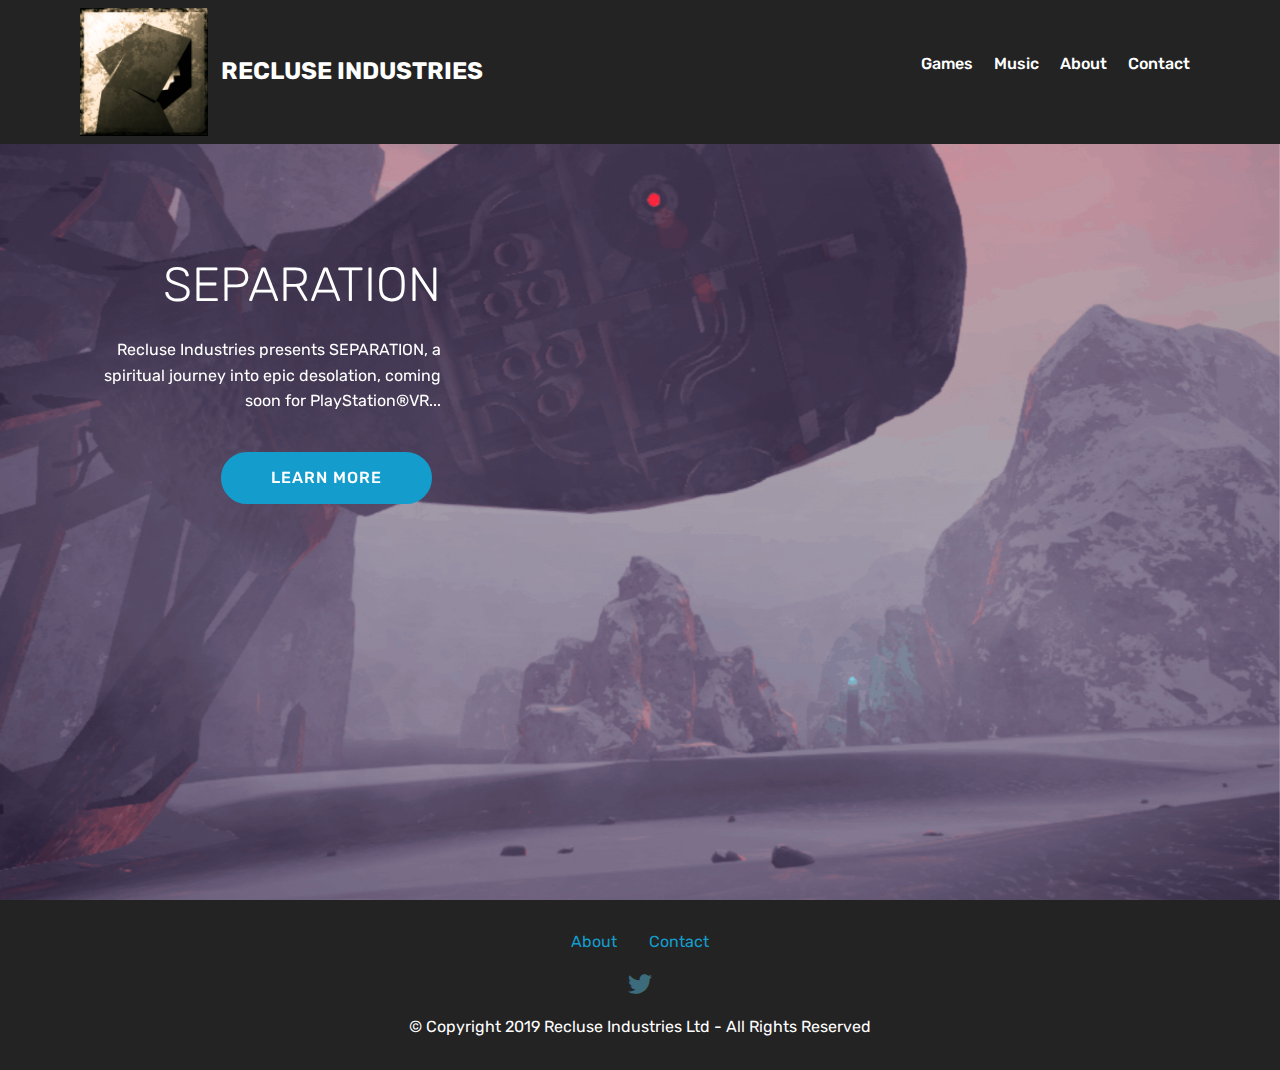
<file: index.html>
<!DOCTYPE html>
<html  >
<head>
  <!-- Site made with Mobirise Website Builder v4.10.8, https://mobirise.com -->
  <meta charset="UTF-8">
  <meta http-equiv="X-UA-Compatible" content="IE=edge">
  <meta name="generator" content="Mobirise v4.10.8, mobirise.com">
  <meta name="viewport" content="width=device-width, initial-scale=1, minimum-scale=1">
  <link rel="shortcut icon" href="assets/images/recluse-industries-logo-122x122.png" type="image/x-icon">
  <meta name="description" content="">
  
  <title>Home - Recluse Industries</title>
  <link rel="stylesheet" href="assets/web/assets/mobirise-icons/mobirise-icons.css">
  <link rel="stylesheet" href="assets/tether/tether.min.css">
  <link rel="stylesheet" href="assets/soundcloud-plugin/style.css">
  <link rel="stylesheet" href="assets/bootstrap/css/bootstrap.min.css">
  <link rel="stylesheet" href="assets/bootstrap/css/bootstrap-grid.min.css">
  <link rel="stylesheet" href="assets/bootstrap/css/bootstrap-reboot.min.css">
  <link rel="stylesheet" href="assets/dropdown/css/style.css">
  <link rel="stylesheet" href="assets/socicon/css/styles.css">
  <link rel="stylesheet" href="assets/theme/css/style.css">
  <link rel="stylesheet" href="assets/mobirise/css/mbr-additional.css" type="text/css">
  
  
  
</head>
<body>
  <section class="menu cid-qTkzRZLJNu" once="menu" id="menu1-0">

    

    <nav class="navbar navbar-expand beta-menu navbar-dropdown align-items-center navbar-fixed-top navbar-toggleable-sm">
        <button class="navbar-toggler navbar-toggler-right" type="button" data-toggle="collapse" data-target="#navbarSupportedContent" aria-controls="navbarSupportedContent" aria-expanded="false" aria-label="Toggle navigation">
            <div class="hamburger">
                <span></span>
                <span></span>
                <span></span>
                <span></span>
            </div>
        </button>
        <div class="menu-logo">
            <div class="navbar-brand">
                <span class="navbar-logo">
                    <a href="index.html">
                         <img src="assets/images/recluse-industries-logo-122x122.png" alt="Mobirise" title="" style="height: 8rem;">
                    </a>
                </span>
                <span class="navbar-caption-wrap"><a class="navbar-caption text-white display-5" href="index.html">RECLUSE INDUSTRIES</a></span>
            </div>
        </div>
        <div class="collapse navbar-collapse" id="navbarSupportedContent">
            <ul class="navbar-nav nav-dropdown nav-right" data-app-modern-menu="true"><li class="nav-item">
                    <a class="nav-link link text-white display-4" href="page3.html">Games<br><br></a>
                </li><li class="nav-item"><a class="nav-link link text-white display-4" href="page4.html">Music<br><br></a></li><li class="nav-item"><a class="nav-link link text-white display-4" href="page5.html">About<br><br></a></li><li class="nav-item"><a class="nav-link link text-white display-4" href="page6.html">Contact<br><br></a></li></ul>
            
        </div>
    </nav>
</section>

<section class="engine"><a href="https://mobirise.info/k">develop free website</a></section><section class="header7 cid-rBFQgr1s7N mbr-fullscreen mbr-parallax-background" id="header7-8">

    

    

    <div class="container">
        <div class="media-container-row">

            <div class="media-content align-right">
                <h1 class="mbr-section-title mbr-white pb-3 mbr-fonts-style display-2">SEPARATION</h1>
                <div class="mbr-section-text mbr-white pb-3">
                    <p class="mbr-text mbr-fonts-style display-7">Recluse Industries presents SEPARATION, a spiritual journey into epic desolation, coming soon for PlayStation®VR...
                    </p>
                </div>
                <div class="mbr-section-btn"><a class="btn btn-md btn-primary display-4" href="page3.html">LEARN MORE</a></div>
            </div>

            <div class="mbr-figure" style="width: 200%;"><iframe class="mbr-embedded-video" src="https://player.vimeo.com/video/386474044?autoplay=0&amp;loop=1" width="1280" height="720" frameborder="0" allowfullscreen></iframe></div>

        </div>
    </div>
</section>

<section once="footers" class="cid-rBR7heqV6P" id="footer7-1r">

    

    

    <div class="container">
        <div class="media-container-row align-center mbr-white">
            <div class="row row-links">
                <ul class="foot-menu">
                    
                    
                    
                    
                    
                <li class="foot-menu-item mbr-fonts-style display-7"><a href="page5.html" target="_blank">
                        About</a></li><li class="foot-menu-item mbr-fonts-style display-7"><strong><a href="page6.html">Contact</a></strong></li></ul>
            </div>
            <div class="row social-row">
                <div class="social-list align-right pb-2">
                    
                    
                    
                    
                    
                    
                <div class="soc-item">
                        <a href="https://twitter.com/recluseindie" target="_blank">
                            <span class="mbr-iconfont mbr-iconfont-social socicon-twitter socicon" style="color: rgb(85, 180, 212); fill: rgb(85, 180, 212);"></span>
                        </a>
                    </div></div>
            </div>
            <div class="row row-copirayt">
                <p class="mbr-text mb-0 mbr-fonts-style mbr-white align-center display-7">
                    © Copyright 2019 Recluse Industries Ltd - All Rights Reserved
                </p>
            </div>
        </div>
    </div>
</section>


  <script src="assets/web/assets/jquery/jquery.min.js"></script>
  <script src="assets/popper/popper.min.js"></script>
  <script src="assets/tether/tether.min.js"></script>
  <script src="assets/bootstrap/js/bootstrap.min.js"></script>
  <script src="assets/smoothscroll/smooth-scroll.js"></script>
  <script src="assets/dropdown/js/nav-dropdown.js"></script>
  <script src="assets/dropdown/js/navbar-dropdown.js"></script>
  <script src="assets/touchswipe/jquery.touch-swipe.min.js"></script>
  <script src="assets/parallax/jarallax.min.js"></script>
  <script src="assets/theme/js/script.js"></script>
  
  
</body>
</html>
</file>
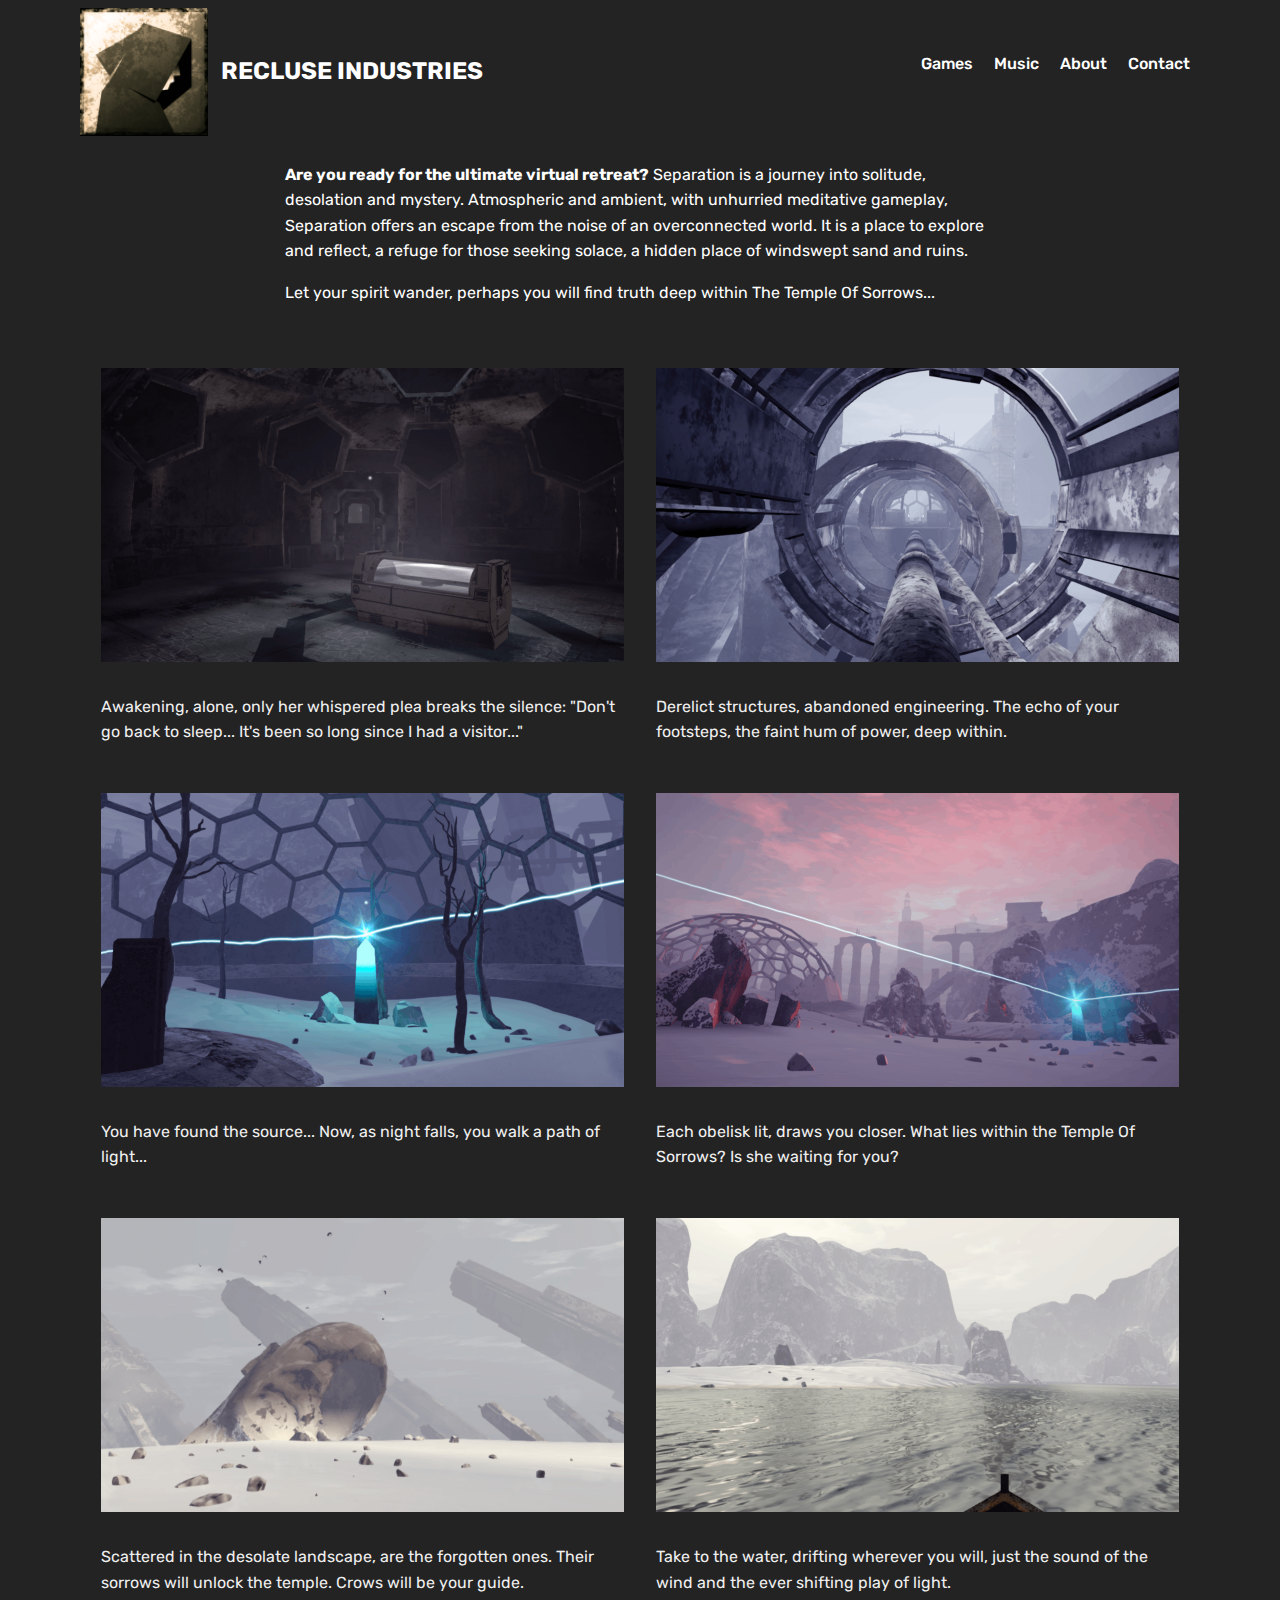
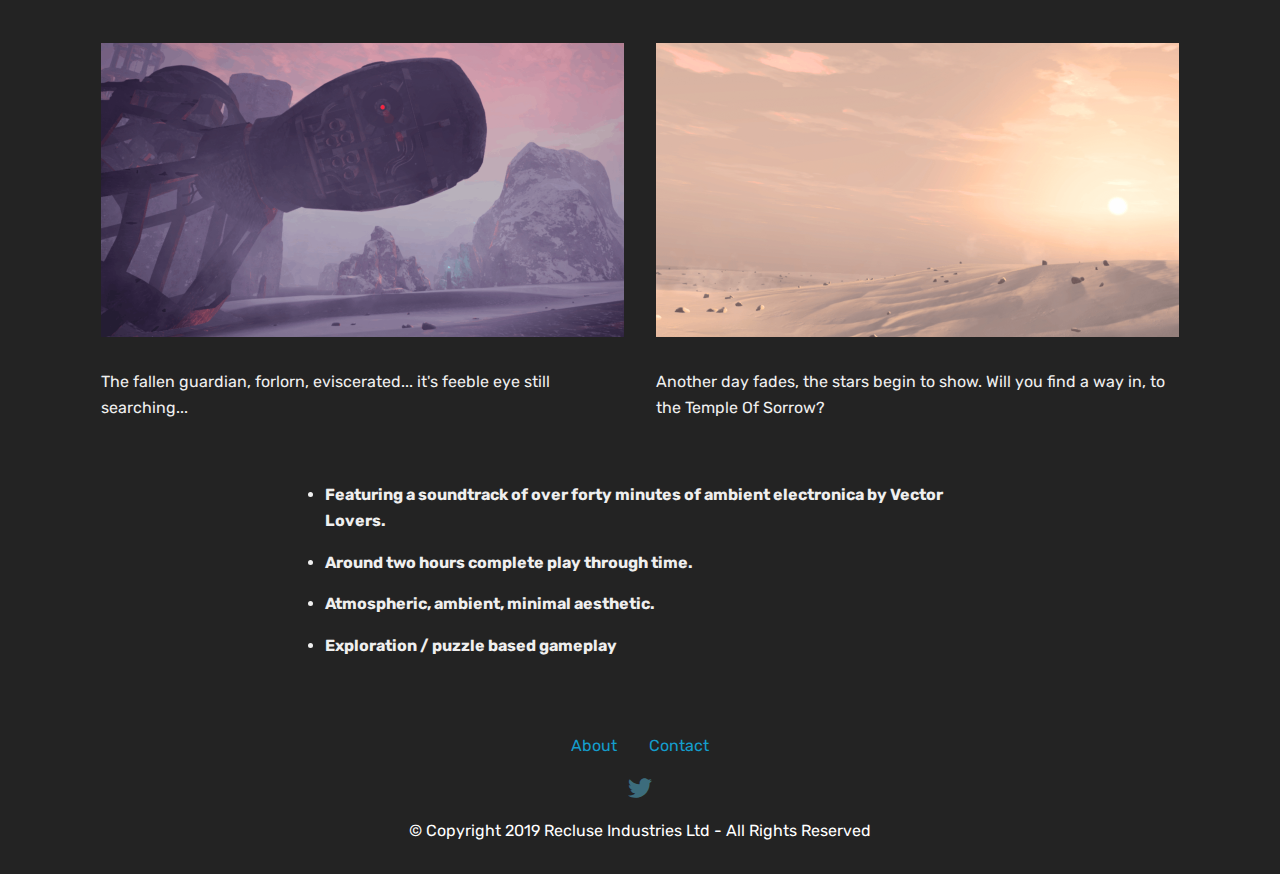
<file: page3.html>
<!DOCTYPE html>
<html  >
<head>
  <!-- Site made with Mobirise Website Builder v4.10.8, https://mobirise.com -->
  <meta charset="UTF-8">
  <meta http-equiv="X-UA-Compatible" content="IE=edge">
  <meta name="generator" content="Mobirise v4.10.8, mobirise.com">
  <meta name="viewport" content="width=device-width, initial-scale=1, minimum-scale=1">
  <link rel="shortcut icon" href="assets/images/recluse-industries-logo-122x122.png" type="image/x-icon">
  <meta name="description" content="">
  
  <title>Separation</title>
  <link rel="stylesheet" href="assets/web/assets/mobirise-icons/mobirise-icons.css">
  <link rel="stylesheet" href="assets/tether/tether.min.css">
  <link rel="stylesheet" href="assets/bootstrap/css/bootstrap.min.css">
  <link rel="stylesheet" href="assets/bootstrap/css/bootstrap-grid.min.css">
  <link rel="stylesheet" href="assets/bootstrap/css/bootstrap-reboot.min.css">
  <link rel="stylesheet" href="assets/soundcloud-plugin/style.css">
  <link rel="stylesheet" href="assets/socicon/css/styles.css">
  <link rel="stylesheet" href="assets/dropdown/css/style.css">
  <link rel="stylesheet" href="assets/theme/css/style.css">
  <link rel="stylesheet" href="assets/mobirise/css/mbr-additional.css" type="text/css">
  
  
  
</head>
<body>
  <section class="menu cid-rBQbw6E8J2" once="menu" id="menu1-e">

    

    <nav class="navbar navbar-expand beta-menu navbar-dropdown align-items-center navbar-fixed-top navbar-toggleable-sm">
        <button class="navbar-toggler navbar-toggler-right" type="button" data-toggle="collapse" data-target="#navbarSupportedContent" aria-controls="navbarSupportedContent" aria-expanded="false" aria-label="Toggle navigation">
            <div class="hamburger">
                <span></span>
                <span></span>
                <span></span>
                <span></span>
            </div>
        </button>
        <div class="menu-logo">
            <div class="navbar-brand">
                <span class="navbar-logo">
                    <a href="index.html">
                         <img src="assets/images/recluse-industries-logo-122x122.png" alt="Mobirise" title="" style="height: 8rem;">
                    </a>
                </span>
                <span class="navbar-caption-wrap"><a class="navbar-caption text-white display-5" href="index.html">RECLUSE INDUSTRIES</a></span>
            </div>
        </div>
        <div class="collapse navbar-collapse" id="navbarSupportedContent">
            <ul class="navbar-nav nav-dropdown nav-right" data-app-modern-menu="true"><li class="nav-item">
                    <a class="nav-link link text-white display-4" href="page3.html">Games<br><br></a>
                </li><li class="nav-item"><a class="nav-link link text-white display-4" href="page4.html">Music<br><br></a></li><li class="nav-item"><a class="nav-link link text-white display-4" href="page5.html">About<br><br></a></li><li class="nav-item"><a class="nav-link link text-white display-4" href="page6.html">Contact<br><br></a></li></ul>
            
        </div>
    </nav>
</section>

<section class="engine"><a href="https://mobirise.info/a">online web builder</a></section><section class="mbr-section article content1 cid-rBQiwWLpTG" id="content1-u">
    
     

    <div class="container">
        <div class="media-container-row">
            <div class="mbr-text col-12 mbr-fonts-style display-7 col-md-8"><p><strong><br></strong></p><p><strong>Are you ready for the ultimate virtual retreat?</strong>&nbsp;Separation is a journey into solitude, desolation and mystery. Atmospheric and ambient, with unhurried meditative gameplay, Separation offers an escape from the noise of an overconnected world. It is a place to explore and reflect, a refuge for those seeking solace, a hidden place of windswept sand and ruins. </p><p>Let your spirit wander, perhaps you will find truth deep within The Temple Of Sorrows...&nbsp;</p></div>
        </div>
    </div>
</section>

<section class="features2 cid-rBQcukYjAx" id="features2-o">

    

    
    
    <div class="container">
        <div class="media-container-row">
            <div class="card p-3 col-12 col-md-6">
                <div class="card-wrapper">
                    <div class="card-img">
                        <img src="assets/images/014-separation-1046x588.png" alt="Mobirise" title="">
                    </div>
                    <div class="card-box">
                        
                        <p class="mbr-text mbr-fonts-style display-7">Awakening, alone, only her whispered plea breaks the silence: "Don't go back to sleep... It's been so long since I had a visitor..."</p>
                    </div>
                </div>
            </div>

            <div class="card p-3 col-12 col-md-6">
                <div class="card-wrapper">
                    <div class="card-img">
                        <img src="assets/images/019-separation-1046x588.png" alt="Mobirise" title="">
                    </div>
                    <div class="card-box ">
                        
                        <p class="mbr-text mbr-fonts-style display-7">Derelict structures, abandoned engineering. The echo of your footsteps, the faint hum of power, deep within.</p>
                    </div>
                </div>
            </div>

            

            
        </div>
    </div>
</section>

<section class="features2 cid-rBQeIPHAcC" id="features2-r">

    

    
    
    <div class="container">
        <div class="media-container-row">
            <div class="card p-3 col-12 col-md-6">
                <div class="card-wrapper">
                    <div class="card-img">
                        <img src="assets/images/012-separation-1046x588.png" alt="Mobirise" title="">
                    </div>
                    <div class="card-box">
                        
                        <p class="mbr-text mbr-fonts-style display-7">You have found the source... Now, as night falls, you walk a path of light...&nbsp;</p>
                    </div>
                </div>
            </div>

            <div class="card p-3 col-12 col-md-6">
                <div class="card-wrapper">
                    <div class="card-img">
                        <img src="assets/images/010-separation-1046x588.png" alt="Mobirise" title="">
                    </div>
                    <div class="card-box ">
                        
                        <p class="mbr-text mbr-fonts-style display-7">Each obelisk lit, draws you closer. What lies within the Temple Of Sorrows? Is she waiting for you?</p>
                    </div>
                </div>
            </div>

            

            
        </div>
    </div>
</section>

<section class="features2 cid-rBQeJnKjuy" id="features2-s">

    

    
    
    <div class="container">
        <div class="media-container-row">
            <div class="card p-3 col-12 col-md-6">
                <div class="card-wrapper">
                    <div class="card-img">
                        <img src="assets/images/005-separation-676x380.png" alt="Mobirise" title="">
                    </div>
                    <div class="card-box">
                        
                        <p class="mbr-text mbr-fonts-style display-7">Scattered in the desolate landscape, are the forgotten ones. Their sorrows will unlock the temple. Crows will be your guide.&nbsp;</p>
                    </div>
                </div>
            </div>

            <div class="card p-3 col-12 col-md-6">
                <div class="card-wrapper">
                    <div class="card-img">
                        <img src="assets/images/015-separation-1046x588.png" alt="Mobirise" title="">
                    </div>
                    <div class="card-box ">
                        
                        <p class="mbr-text mbr-fonts-style display-7">Take to the water, drifting wherever you will, just the sound of the wind and the ever shifting play of light.</p>
                    </div>
                </div>
            </div>

            

            
        </div>
    </div>
</section>

<section class="features2 cid-rBWmIgf5j5" id="features2-e">

    

    
    
    <div class="container">
        <div class="media-container-row">
            <div class="card p-3 col-12 col-md-6">
                <div class="card-wrapper">
                    <div class="card-img">
                        <img src="assets/images/009-separation-1046x588.png" alt="Mobirise" title="">
                    </div>
                    <div class="card-box">
                        
                        <p class="mbr-text mbr-fonts-style display-7">The fallen guardian, forlorn, eviscerated... it's feeble eye still searching... &nbsp;</p>
                    </div>
                </div>
            </div>

            <div class="card p-3 col-12 col-md-6">
                <div class="card-wrapper">
                    <div class="card-img">
                        <img src="assets/images/001-separation-1046x588.png" alt="Mobirise" title="">
                    </div>
                    <div class="card-box ">
                        
                        <p class="mbr-text mbr-fonts-style display-7">Another day fades, the stars begin to show. Will you find a way in, to the Temple Of Sorrow?</p>
                    </div>
                </div>
            </div>

            

            
        </div>
    </div>
</section>

<section class="mbr-section article content12 cid-rBQlDaetR0" id="content12-v">
     

    <div class="container">
        <div class="media-container-row">
            <div class="mbr-text counter-container col-12 col-md-8 mbr-fonts-style display-7">
                <ul>
                    <li><strong>Featuring a soundtrack of over forty minutes of ambient electronica by Vector Lovers.</strong></li>
                    <li><strong>Around two hours complete play through time.</strong></li>
                    <li><strong>Atmospheric, ambient, minimal aesthetic.</strong></li><li><strong>Exploration / puzzle based gameplay</strong></li>
                </ul>
            </div>
        </div>
    </div>
</section>

<section once="footers" class="cid-rBR7heqV6P" id="footer7-1r">

    

    

    <div class="container">
        <div class="media-container-row align-center mbr-white">
            <div class="row row-links">
                <ul class="foot-menu">
                    
                    
                    
                    
                    
                <li class="foot-menu-item mbr-fonts-style display-7"><a href="page5.html" target="_blank">
                        About</a></li><li class="foot-menu-item mbr-fonts-style display-7"><strong><a href="page6.html">Contact</a></strong></li></ul>
            </div>
            <div class="row social-row">
                <div class="social-list align-right pb-2">
                    
                    
                    
                    
                    
                    
                <div class="soc-item">
                        <a href="https://twitter.com/recluseindie" target="_blank">
                            <span class="mbr-iconfont mbr-iconfont-social socicon-twitter socicon" style="color: rgb(85, 180, 212); fill: rgb(85, 180, 212);"></span>
                        </a>
                    </div></div>
            </div>
            <div class="row row-copirayt">
                <p class="mbr-text mb-0 mbr-fonts-style mbr-white align-center display-7">
                    © Copyright 2019 Recluse Industries Ltd - All Rights Reserved
                </p>
            </div>
        </div>
    </div>
</section>


  <script src="assets/web/assets/jquery/jquery.min.js"></script>
  <script src="assets/popper/popper.min.js"></script>
  <script src="assets/tether/tether.min.js"></script>
  <script src="assets/bootstrap/js/bootstrap.min.js"></script>
  <script src="assets/dropdown/js/nav-dropdown.js"></script>
  <script src="assets/dropdown/js/navbar-dropdown.js"></script>
  <script src="assets/touchswipe/jquery.touch-swipe.min.js"></script>
  <script src="assets/smoothscroll/smooth-scroll.js"></script>
  <script src="assets/theme/js/script.js"></script>
  
  
</body>
</html>
</file>
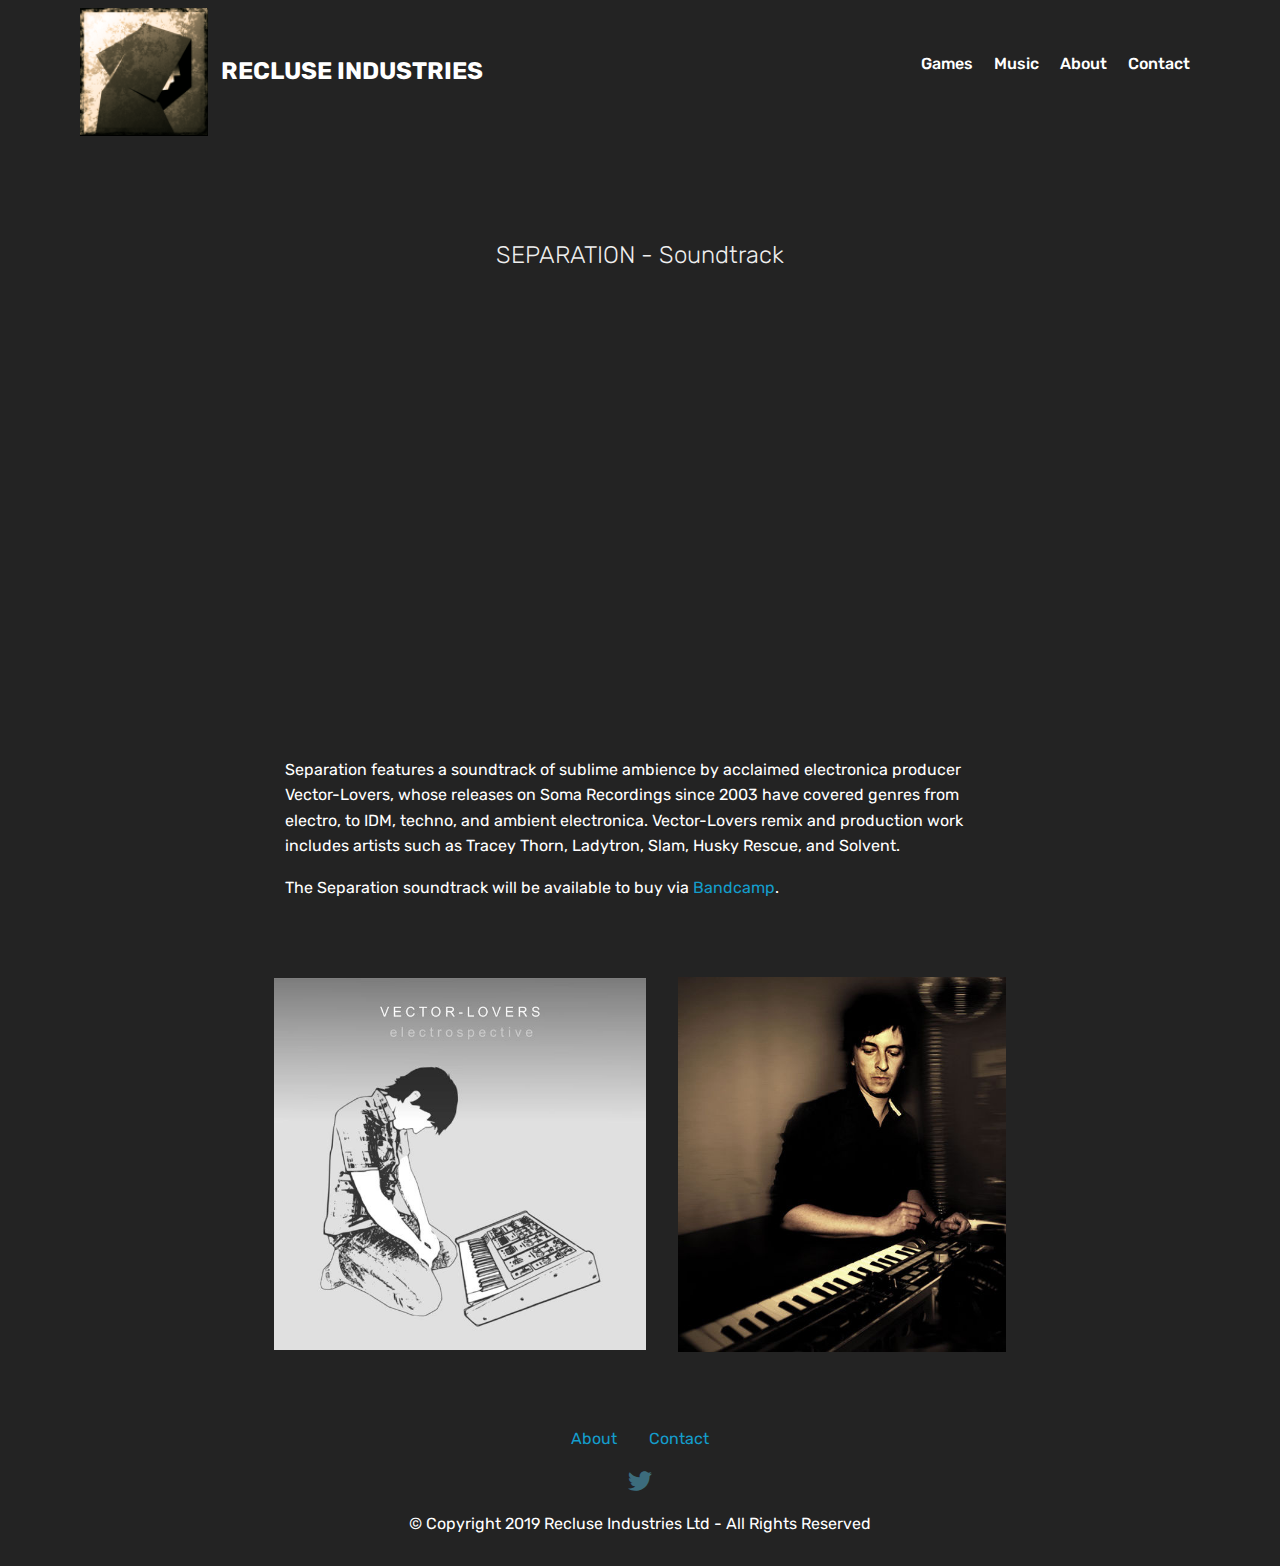
<file: page4.html>
<!DOCTYPE html>
<html  >
<head>
  <!-- Site made with Mobirise Website Builder v4.10.8, https://mobirise.com -->
  <meta charset="UTF-8">
  <meta http-equiv="X-UA-Compatible" content="IE=edge">
  <meta name="generator" content="Mobirise v4.10.8, mobirise.com">
  <meta name="viewport" content="width=device-width, initial-scale=1, minimum-scale=1">
  <link rel="shortcut icon" href="assets/images/recluse-industries-logo-122x122.png" type="image/x-icon">
  <meta name="description" content="">
  
  <title>Soundtrack</title>
  <link rel="stylesheet" href="assets/web/assets/mobirise-icons/mobirise-icons.css">
  <link rel="stylesheet" href="assets/tether/tether.min.css">
  <link rel="stylesheet" href="assets/bootstrap/css/bootstrap.min.css">
  <link rel="stylesheet" href="assets/bootstrap/css/bootstrap-grid.min.css">
  <link rel="stylesheet" href="assets/bootstrap/css/bootstrap-reboot.min.css">
  <link rel="stylesheet" href="assets/soundcloud-plugin/style.css">
  <link rel="stylesheet" href="assets/socicon/css/styles.css">
  <link rel="stylesheet" href="assets/dropdown/css/style.css">
  <link rel="stylesheet" href="assets/theme/css/style.css">
  <link rel="stylesheet" href="assets/mobirise/css/mbr-additional.css" type="text/css">
  
  
  
</head>
<body>
  <section class="menu cid-rBQreBmq3e" once="menu" id="menu1-x">

    

    <nav class="navbar navbar-expand beta-menu navbar-dropdown align-items-center navbar-fixed-top navbar-toggleable-sm">
        <button class="navbar-toggler navbar-toggler-right" type="button" data-toggle="collapse" data-target="#navbarSupportedContent" aria-controls="navbarSupportedContent" aria-expanded="false" aria-label="Toggle navigation">
            <div class="hamburger">
                <span></span>
                <span></span>
                <span></span>
                <span></span>
            </div>
        </button>
        <div class="menu-logo">
            <div class="navbar-brand">
                <span class="navbar-logo">
                    <a href="index.html">
                         <img src="assets/images/recluse-industries-logo-122x122.png" alt="Mobirise" title="" style="height: 8rem;">
                    </a>
                </span>
                <span class="navbar-caption-wrap"><a class="navbar-caption text-white display-5" href="index.html">RECLUSE INDUSTRIES</a></span>
            </div>
        </div>
        <div class="collapse navbar-collapse" id="navbarSupportedContent">
            <ul class="navbar-nav nav-dropdown nav-right" data-app-modern-menu="true"><li class="nav-item">
                    <a class="nav-link link text-white display-4" href="page3.html">Games<br><br></a>
                </li><li class="nav-item"><a class="nav-link link text-white display-4" href="page4.html">Music<br><br></a></li><li class="nav-item"><a class="nav-link link text-white display-4" href="page5.html">About<br><br></a></li><li class="nav-item"><a class="nav-link link text-white display-4" href="page6.html">Contact<br><br></a></li></ul>
            
        </div>
    </nav>
</section>

<section class="engine"><a href="https://mobirise.info/f">simple site maker</a></section><section class="mbr-section content4 cid-rBS9h9c7Gf" id="content4-a">

    

    <div class="container">
        <div class="media-container-row">
            <div class="title col-12 col-md-8">
                <h2 class="align-center pb-3 mbr-fonts-style display-2">
                    Article Title with Solid Background
                </h2>
                <h3 class="mbr-section-subtitle align-center mbr-light mbr-fonts-style display-5">SEPARATION - Soundtrack</h3>
                
            </div>
        </div>
    </div>
</section>

<section class="mbr-gallery mbr-section mbr-section--no-padding mbr-soundcloud-container" id="soundcloud2-14" data-rv-view="83" style="background-color: rgb(35, 35, 35); padding-top: 1.5rem; padding-bottom: 1.5rem;">
    <!-- Gallery -->
    <div class="mbr-section__container mbr-gallery-layout-article addons-container addons-row mbr-section__container--isolated">
            <div class=" addons-container-inner">
                <figure class="mbr-figure mbr-figure--wysiwyg mbr-figure--full-width mbr-figure--caption-outside-bottom">
                    <iframe class="mbr-embedded-video" frameborder="0" allowfullscreen="" src="https://w.soundcloud.com/player/?url=https%3A%2F%2Fapi.soundcloud.com%2Fplaylists%2F391281713&amp;amp;auto_play=true&amp;amp;hide_related=false&amp;amp;show_comments=true&amp;amp;show_user=true&amp;amp;show_reposts=false&amp;amp;visual=true"></iframe>
                </figure>
            </div>
        <div class="clearfix"></div>
    </div>
</section>

<section class="mbr-section article content1 cid-rBQreC24Hg" id="content1-z">
    
     

    <div class="container">
        <div class="media-container-row">
            <div class="mbr-text col-12 mbr-fonts-style display-7 col-md-8"><p>Separation features a soundtrack of sublime ambience by acclaimed electronica producer Vector-Lovers, whose releases on Soma Recordings since 2003 have covered genres from electro, to IDM, techno, and ambient electronica. Vector-Lovers remix and production work includes artists such as Tracey Thorn, Ladytron, Slam, Husky Rescue, and Solvent. </p><p>The Separation soundtrack will be available to buy via <a href="https://vectorlovers.bandcamp.com/">Bandcamp</a>.</p></div>
        </div>
    </div>
</section>

<section class="cid-rBS5JKD4v0" id="image4-b">
    <!-- Block parameters controls (Blue "Gear" panel) -->
    
    <!-- End block parameters -->
    <div class="container images-container">
            <div class="media-container-row" style="width: 66%;">
                <div class="img-item item1" style="width: 118%;">
                    <img src="assets/images/vl-aklbum-616x616.jpg" alt="" title="">
                    
                </div>
                <div class="img-item">
                    <img src="assets/images/vector-live-437x500.jpg" alt="" title="">
                    
                </div>
            </div>
    </div>
</section>

<section once="footers" class="cid-rBR7heqV6P" id="footer7-1r">

    

    

    <div class="container">
        <div class="media-container-row align-center mbr-white">
            <div class="row row-links">
                <ul class="foot-menu">
                    
                    
                    
                    
                    
                <li class="foot-menu-item mbr-fonts-style display-7"><a href="page5.html" target="_blank">
                        About</a></li><li class="foot-menu-item mbr-fonts-style display-7"><strong><a href="page6.html">Contact</a></strong></li></ul>
            </div>
            <div class="row social-row">
                <div class="social-list align-right pb-2">
                    
                    
                    
                    
                    
                    
                <div class="soc-item">
                        <a href="https://twitter.com/recluseindie" target="_blank">
                            <span class="mbr-iconfont mbr-iconfont-social socicon-twitter socicon" style="color: rgb(85, 180, 212); fill: rgb(85, 180, 212);"></span>
                        </a>
                    </div></div>
            </div>
            <div class="row row-copirayt">
                <p class="mbr-text mb-0 mbr-fonts-style mbr-white align-center display-7">
                    © Copyright 2019 Recluse Industries Ltd - All Rights Reserved
                </p>
            </div>
        </div>
    </div>
</section>


  <script src="assets/web/assets/jquery/jquery.min.js"></script>
  <script src="assets/popper/popper.min.js"></script>
  <script src="assets/tether/tether.min.js"></script>
  <script src="assets/bootstrap/js/bootstrap.min.js"></script>
  <script src="assets/dropdown/js/nav-dropdown.js"></script>
  <script src="assets/dropdown/js/navbar-dropdown.js"></script>
  <script src="assets/touchswipe/jquery.touch-swipe.min.js"></script>
  <script src="assets/smoothscroll/smooth-scroll.js"></script>
  <script src="assets/theme/js/script.js"></script>
  
  
</body>
</html>
</file>
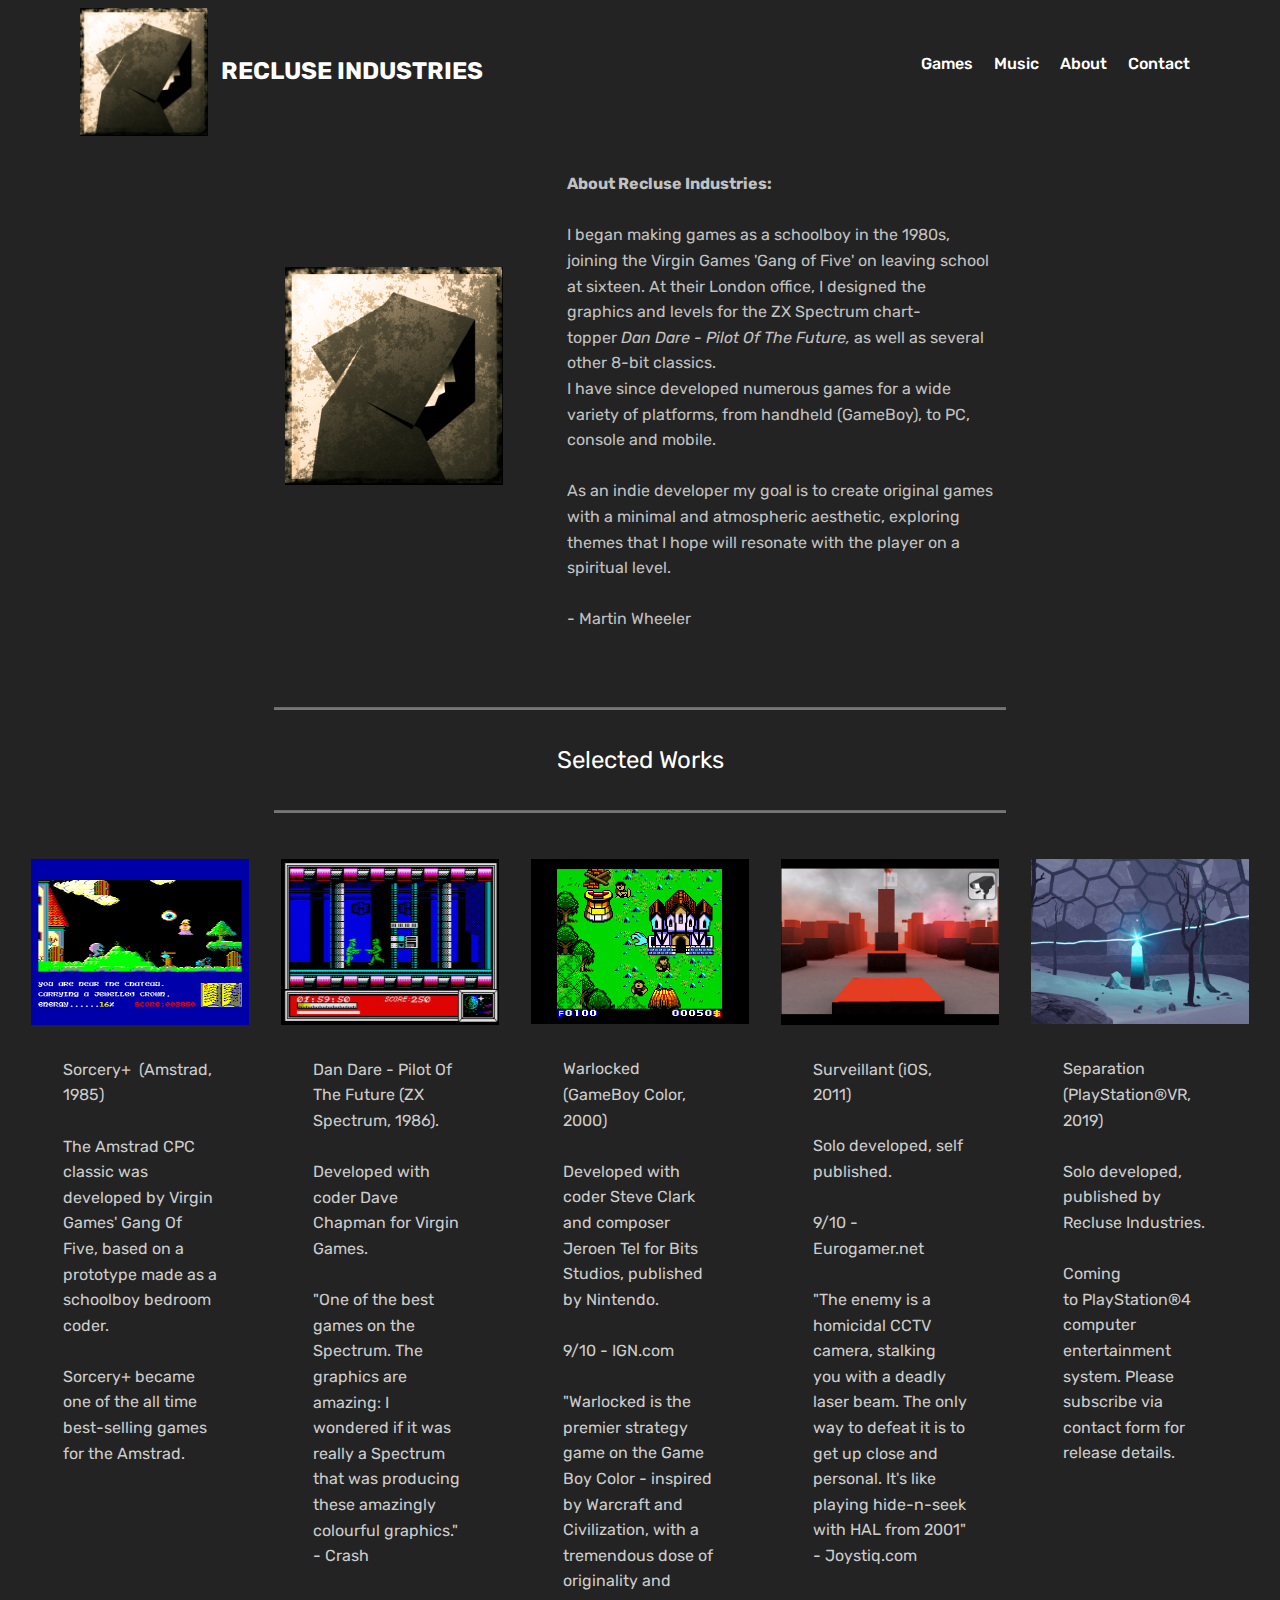
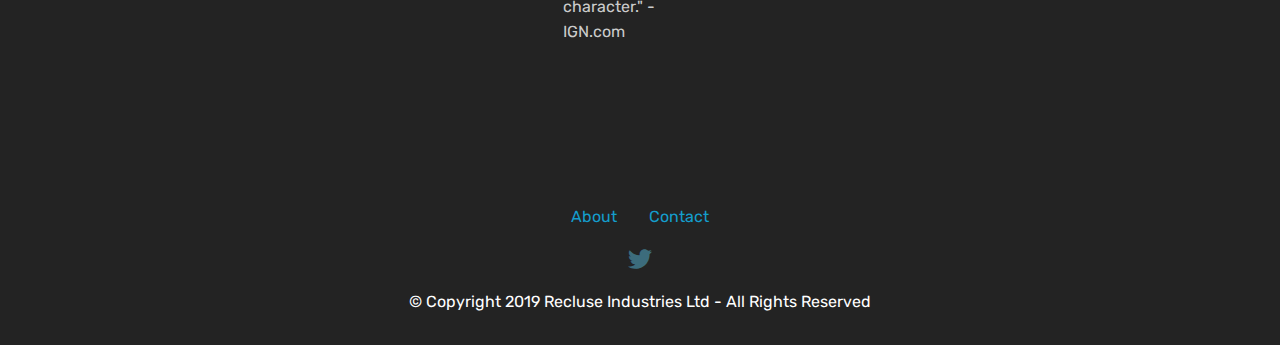
<file: page5.html>
<!DOCTYPE html>
<html  >
<head>
  <!-- Site made with Mobirise Website Builder v4.10.8, https://mobirise.com -->
  <meta charset="UTF-8">
  <meta http-equiv="X-UA-Compatible" content="IE=edge">
  <meta name="generator" content="Mobirise v4.10.8, mobirise.com">
  <meta name="viewport" content="width=device-width, initial-scale=1, minimum-scale=1">
  <link rel="shortcut icon" href="assets/images/recluse-industries-logo-122x122.png" type="image/x-icon">
  <meta name="description" content="">
  
  <title>About</title>
  <link rel="stylesheet" href="assets/web/assets/mobirise-icons/mobirise-icons.css">
  <link rel="stylesheet" href="assets/tether/tether.min.css">
  <link rel="stylesheet" href="assets/bootstrap/css/bootstrap.min.css">
  <link rel="stylesheet" href="assets/bootstrap/css/bootstrap-grid.min.css">
  <link rel="stylesheet" href="assets/bootstrap/css/bootstrap-reboot.min.css">
  <link rel="stylesheet" href="assets/soundcloud-plugin/style.css">
  <link rel="stylesheet" href="assets/socicon/css/styles.css">
  <link rel="stylesheet" href="assets/dropdown/css/style.css">
  <link rel="stylesheet" href="assets/theme/css/style.css">
  <link rel="stylesheet" href="assets/mobirise/css/mbr-additional.css" type="text/css">
  
  
  
</head>
<body>
  <section class="menu cid-rBQB2vE7oH" once="menu" id="menu1-16">

    

    <nav class="navbar navbar-expand beta-menu navbar-dropdown align-items-center navbar-fixed-top navbar-toggleable-sm">
        <button class="navbar-toggler navbar-toggler-right" type="button" data-toggle="collapse" data-target="#navbarSupportedContent" aria-controls="navbarSupportedContent" aria-expanded="false" aria-label="Toggle navigation">
            <div class="hamburger">
                <span></span>
                <span></span>
                <span></span>
                <span></span>
            </div>
        </button>
        <div class="menu-logo">
            <div class="navbar-brand">
                <span class="navbar-logo">
                    <a href="index.html">
                         <img src="assets/images/recluse-industries-logo-122x122.png" alt="Mobirise" title="" style="height: 8rem;">
                    </a>
                </span>
                <span class="navbar-caption-wrap"><a class="navbar-caption text-white display-5" href="index.html">RECLUSE INDUSTRIES</a></span>
            </div>
        </div>
        <div class="collapse navbar-collapse" id="navbarSupportedContent">
            <ul class="navbar-nav nav-dropdown nav-right" data-app-modern-menu="true"><li class="nav-item">
                    <a class="nav-link link text-white display-4" href="page3.html">Games<br><br></a>
                </li><li class="nav-item"><a class="nav-link link text-white display-4" href="page4.html">Music<br><br></a></li><li class="nav-item"><a class="nav-link link text-white display-4" href="page5.html">About<br><br></a></li><li class="nav-item"><a class="nav-link link text-white display-4" href="page6.html">Contact<br><br></a></li></ul>
            
        </div>
    </nav>
</section>

<section class="engine"><a href="https://mobirise.info/g">how to build your own website for free</a></section><section class="mbr-section content6 cid-rBQBiymt04" id="content6-1d">
    
     
    
    <div class="container">
        <div class="media-container-row">
            <div class="col-12 col-md-8">
                <div class="media-container-row">
                    <div class="mbr-figure" style="width: 60%;">
                      <img src="assets/images/recluse-industries-logo-436x436.png" alt="Mobirise" title="">  
                    </div>
                    <div class="media-content">
                        <div class="mbr-section-text">
                            <p class="mbr-text mb-0 mbr-fonts-style display-7"><strong><br></strong><br><strong>About Recluse Industries:</strong>&nbsp;<br><br>I began making games as a schoolboy in the 1980s, joining the Virgin Games 'Gang of Five' on leaving school at sixteen. At their London office, I designed the graphics and levels for the ZX Spectrum chart-topper&nbsp;<em>Dan Dare - Pilot Of The Future, </em>as well as several other 8-bit classics. &nbsp;<br>I have since developed numerous games for a wide variety of platforms, from handheld (GameBoy), to PC, console and mobile.&nbsp;<br><br>As an indie developer my goal is to create original games with a minimal and atmospheric aesthetic, exploring themes that I hope will resonate with the player on a spiritual level.<br><br>- Martin Wheeler</p>
                        </div>
                    </div>
                </div>
            </div>
        </div>
    </div>
</section>

<section class="mbr-section article content10 cid-rBQKg4FFqz" id="content10-1f">
    
     

    <div class="container">
        <div class="inner-container" style="width: 66%;">
            <hr class="line" style="width: 100%;">
            <div class="section-text align-center mbr-white mbr-fonts-style display-5">Selected Works<br></div>
            <hr class="line" style="width: 100%;">
        </div>
    </div>
</section>

<section class="features17 cid-rBQGZ3bZf0" id="features17-1e">
    
    

    
    <div class="container-fluid">
        <div class="media-container-row">
            <div class="card p-3 col-12 col-md-6 my-col">
                <div class="card-wrapper">
                    <div class="card-img">
                        <img src="assets/images/sorcery-e-3-686x522.png" alt="Mobirise" title="">
                    </div>
                    <div class="card-box">
                        
                        <p class="mbr-text mbr-fonts-style display-7">Sorcery+ &nbsp;(Amstrad, 1985)<br><br>The Amstrad CPC classic was developed by Virgin Games' Gang Of Five, based on a prototype made as a schoolboy bedroom coder. <br><br>Sorcery+ became one of the all time best-selling games for the Amstrad.&nbsp;<br><br>
                        </p>
                    </div>
                </div>
            </div>

            <div class="card p-3 col-12 col-md-6 my-col">
                <div class="card-wrapper">
                    <div class="card-img">
                        <img src="assets/images/dandare-zx-520x396.jpg" alt="Mobirise" title="">
                    </div>
                    <div class="card-box">
                        
                        <p class="mbr-text mbr-fonts-style display-7">Dan Dare - Pilot Of The Future (ZX Spectrum, 1986).<br><br> Developed with coder Dave Chapman for Virgin Games.<br><br>"One of the best games on the Spectrum. The graphics are amazing: I wondered if it was really a Spectrum that was producing these amazingly colourful graphics." - Crash<br>
                        </p>
                    </div>
                </div>
            </div>

            <div class="card p-3 col-12 col-md-6 my-col">
                <div class="card-wrapper">
                    <div class="card-img">
                        <img src="assets/images/warlocked2-424x322.jpg" alt="Mobirise" title="">
                    </div>
                    <div class="card-box">
                        
                        <p class="mbr-text mbr-fonts-style display-7">Warlocked (GameBoy Color, 2000)<br><br>Developed with coder Steve Clark and composer Jeroen Tel for Bits Studios, published by Nintendo.<br><br>9/10 - IGN.com<br><br>"Warlocked is the premier strategy game on the Game Boy Color - inspired by Warcraft and Civilization, with a tremendous dose of originality and character." - IGN.com<br><br><br></p>
                    </div>
                </div>
            </div>

            <div class="card p-3 col-12 col-md-6 my-col">
                <div class="card-wrapper">
                    <div class="card-img">
                        <img src="assets/images/surveillant3-480x365.jpg" alt="Mobirise" title="">
                    </div>
                    <div class="card-box">
                        
                        <p class="mbr-text mbr-fonts-style display-7">Surveillant (iOS, 2011)<br><br>Solo developed, self published.<br><br>9/10 - Eurogamer.net<br><br>"The enemy is a homicidal CCTV camera, stalking you with a deadly laser beam. The only way to defeat it is to get up close and personal. It's like playing hide-n-seek with HAL from 2001" - Joystiq.com<br><br></p>
                    </div>
                </div>
            </div>
            <div class="card p-3 col-12 col-md-6 my-col">
                <div class="card-wrapper">
                    <div class="card-img">
                        <img src="assets/images/012-separation-cropped-686x521.png" alt="Mobirise" title="">
                    </div>
                    <div class="card-box">
                        
                        <p class="mbr-text mbr-fonts-style display-7">
                            Separation (PlayStation®VR, 2019)<br><br>Solo developed, published by Recluse Industries.<br><br>Coming to&nbsp;PlayStation®4 computer entertainment system. Please subscribe via contact form for release details.<br><br></p>
                    </div>
                </div>
            </div>
            
        </div>
    </div>
</section>

<section once="footers" class="cid-rBR7heqV6P" id="footer7-1r">

    

    

    <div class="container">
        <div class="media-container-row align-center mbr-white">
            <div class="row row-links">
                <ul class="foot-menu">
                    
                    
                    
                    
                    
                <li class="foot-menu-item mbr-fonts-style display-7"><a href="page5.html" target="_blank">
                        About</a></li><li class="foot-menu-item mbr-fonts-style display-7"><strong><a href="page6.html">Contact</a></strong></li></ul>
            </div>
            <div class="row social-row">
                <div class="social-list align-right pb-2">
                    
                    
                    
                    
                    
                    
                <div class="soc-item">
                        <a href="https://twitter.com/recluseindie" target="_blank">
                            <span class="mbr-iconfont mbr-iconfont-social socicon-twitter socicon" style="color: rgb(85, 180, 212); fill: rgb(85, 180, 212);"></span>
                        </a>
                    </div></div>
            </div>
            <div class="row row-copirayt">
                <p class="mbr-text mb-0 mbr-fonts-style mbr-white align-center display-7">
                    © Copyright 2019 Recluse Industries Ltd - All Rights Reserved
                </p>
            </div>
        </div>
    </div>
</section>


  <script src="assets/web/assets/jquery/jquery.min.js"></script>
  <script src="assets/popper/popper.min.js"></script>
  <script src="assets/tether/tether.min.js"></script>
  <script src="assets/bootstrap/js/bootstrap.min.js"></script>
  <script src="assets/dropdown/js/nav-dropdown.js"></script>
  <script src="assets/dropdown/js/navbar-dropdown.js"></script>
  <script src="assets/touchswipe/jquery.touch-swipe.min.js"></script>
  <script src="assets/smoothscroll/smooth-scroll.js"></script>
  <script src="assets/theme/js/script.js"></script>
  
  
</body>
</html>
</file>
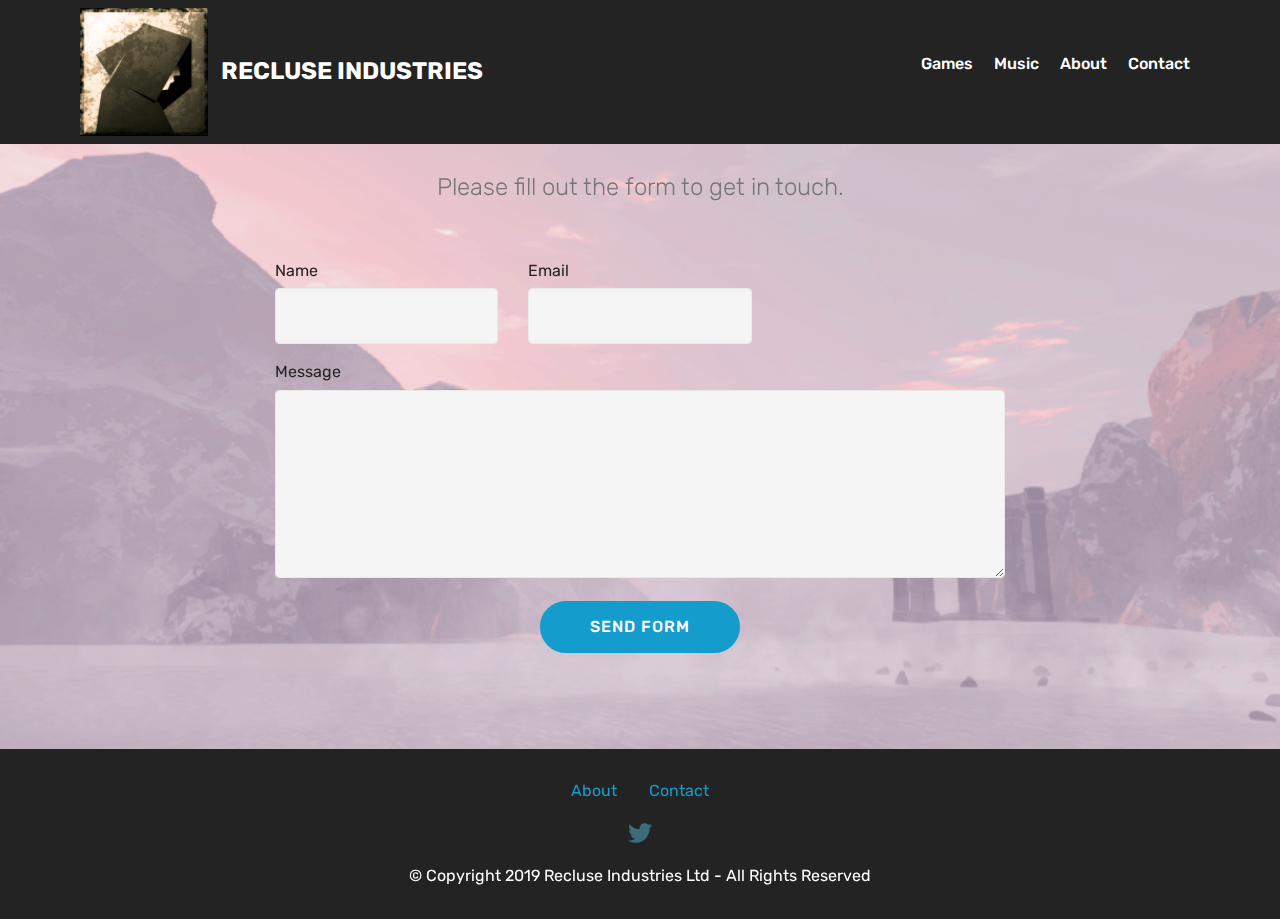
<file: page6.html>
<!DOCTYPE html>
<html  >
<head>
  <!-- Site made with Mobirise Website Builder v4.10.8, https://mobirise.com -->
  <meta charset="UTF-8">
  <meta http-equiv="X-UA-Compatible" content="IE=edge">
  <meta name="generator" content="Mobirise v4.10.8, mobirise.com">
  <meta name="viewport" content="width=device-width, initial-scale=1, minimum-scale=1">
  <link rel="shortcut icon" href="assets/images/recluse-industries-logo-122x122.png" type="image/x-icon">
  <meta name="description" content="">
  
  <title>Contact</title>
  <link rel="stylesheet" href="assets/web/assets/mobirise-icons/mobirise-icons.css">
  <link rel="stylesheet" href="assets/tether/tether.min.css">
  <link rel="stylesheet" href="assets/soundcloud-plugin/style.css">
  <link rel="stylesheet" href="assets/bootstrap/css/bootstrap.min.css">
  <link rel="stylesheet" href="assets/bootstrap/css/bootstrap-grid.min.css">
  <link rel="stylesheet" href="assets/bootstrap/css/bootstrap-reboot.min.css">
  <link rel="stylesheet" href="assets/dropdown/css/style.css">
  <link rel="stylesheet" href="assets/socicon/css/styles.css">
  <link rel="stylesheet" href="assets/theme/css/style.css">
  <link rel="stylesheet" href="assets/mobirise/css/mbr-additional.css" type="text/css">
  
  
  
</head>
<body>
  <section class="menu cid-rROlCQuGZK" once="menu" id="menu1-b">

    

    <nav class="navbar navbar-expand beta-menu navbar-dropdown align-items-center navbar-fixed-top navbar-toggleable-sm">
        <button class="navbar-toggler navbar-toggler-right" type="button" data-toggle="collapse" data-target="#navbarSupportedContent" aria-controls="navbarSupportedContent" aria-expanded="false" aria-label="Toggle navigation">
            <div class="hamburger">
                <span></span>
                <span></span>
                <span></span>
                <span></span>
            </div>
        </button>
        <div class="menu-logo">
            <div class="navbar-brand">
                <span class="navbar-logo">
                    <a href="index.html">
                         <img src="assets/images/recluse-industries-logo-122x122.png" alt="Mobirise" title="" style="height: 8rem;">
                    </a>
                </span>
                <span class="navbar-caption-wrap"><a class="navbar-caption text-white display-5" href="index.html">RECLUSE INDUSTRIES</a></span>
            </div>
        </div>
        <div class="collapse navbar-collapse" id="navbarSupportedContent">
            <ul class="navbar-nav nav-dropdown nav-right" data-app-modern-menu="true"><li class="nav-item">
                    <a class="nav-link link text-white display-4" href="page3.html">Games<br><br></a>
                </li><li class="nav-item"><a class="nav-link link text-white display-4" href="page4.html">Music<br><br></a></li><li class="nav-item"><a class="nav-link link text-white display-4" href="page5.html">About<br><br></a></li><li class="nav-item"><a class="nav-link link text-white display-4" href="page6.html">Contact<br><br></a></li></ul>
            
        </div>
    </nav>
</section>

<section class="engine"><a href="https://mobirise.info/t">free amp template</a></section><section class="mbr-section form1 cid-rROkqNTspn mbr-parallax-background" id="form1-9">

    

    <div class="mbr-overlay" style="opacity: 0.2; background-color: rgb(193, 193, 193);">
    </div>
    <div class="container">
        <div class="row justify-content-center">
            <div class="title col-12 col-lg-8">
                <h2 class="mbr-section-title align-center pb-3 mbr-fonts-style display-2">
                    CONTACT FORM
                </h2>
                <h3 class="mbr-section-subtitle align-center mbr-light pb-3 mbr-fonts-style display-5">Please fill out the form to get in touch.
                </h3>
            </div>
        </div>
    </div>
    <div class="container">
        <div class="row justify-content-center">
            <div class="media-container-column col-lg-8" data-form-type="formoid">
                <!---Formbuilder Form--->
                <form action="https://mobirise.com/" method="POST" class="mbr-form form-with-styler" data-form-title="Mobirise Form"><input type="hidden" name="email" data-form-email="true" value="6pL4Zyznc4Zp9lInOrpJFwVp6zhBIyzTpf694VdTZbxzYBWbBC4nrZF3WREe1gDHLsADqna3boeNhY7n+EXVQiQZt2ZNE5HAu04vqfOJD87lqcaT04gbNmzh4/HT4rr7">
                    <div class="row">
                        <div hidden="hidden" data-form-alert="" class="alert alert-success col-12">Thanks for filling out the form!</div>
                        <div hidden="hidden" data-form-alert-danger="" class="alert alert-danger col-12">
                        </div>
                    </div>
                    <div class="dragArea row">
                        <div class="col-md-4  form-group" data-for="name">
                            <label for="name-form1-9" class="form-control-label mbr-fonts-style display-7">Name</label>
                            <input type="text" name="name" data-form-field="Name" required="required" class="form-control display-7" id="name-form1-9">
                        </div>
                        <div class="col-md-4  form-group" data-for="email">
                            <label for="email-form1-9" class="form-control-label mbr-fonts-style display-7">Email</label>
                            <input type="email" name="email" data-form-field="Email" required="required" class="form-control display-7" id="email-form1-9">
                        </div>
                        
                        <div data-for="message" class="col-md-12 form-group">
                            <label for="message-form1-9" class="form-control-label mbr-fonts-style display-7">Message</label>
                            <textarea name="message" data-form-field="Message" class="form-control display-7" id="message-form1-9"></textarea>
                        </div>
                        <div class="col-md-12 input-group-btn align-center">
                            <button type="submit" class="btn btn-primary btn-form display-4">SEND FORM</button>
                        </div>
                    </div>
                </form><!---Formbuilder Form--->
            </div>
        </div>
    </div>
</section>

<section once="footers" class="cid-rBR7heqV6P" id="footer7-1r">

    

    

    <div class="container">
        <div class="media-container-row align-center mbr-white">
            <div class="row row-links">
                <ul class="foot-menu">
                    
                    
                    
                    
                    
                <li class="foot-menu-item mbr-fonts-style display-7"><a href="page5.html" target="_blank">
                        About</a></li><li class="foot-menu-item mbr-fonts-style display-7"><strong><a href="page6.html">Contact</a></strong></li></ul>
            </div>
            <div class="row social-row">
                <div class="social-list align-right pb-2">
                    
                    
                    
                    
                    
                    
                <div class="soc-item">
                        <a href="https://twitter.com/recluseindie" target="_blank">
                            <span class="mbr-iconfont mbr-iconfont-social socicon-twitter socicon" style="color: rgb(85, 180, 212); fill: rgb(85, 180, 212);"></span>
                        </a>
                    </div></div>
            </div>
            <div class="row row-copirayt">
                <p class="mbr-text mb-0 mbr-fonts-style mbr-white align-center display-7">
                    © Copyright 2019 Recluse Industries Ltd - All Rights Reserved
                </p>
            </div>
        </div>
    </div>
</section>


  <script src="assets/web/assets/jquery/jquery.min.js"></script>
  <script src="assets/popper/popper.min.js"></script>
  <script src="assets/tether/tether.min.js"></script>
  <script src="assets/bootstrap/js/bootstrap.min.js"></script>
  <script src="assets/smoothscroll/smooth-scroll.js"></script>
  <script src="assets/parallax/jarallax.min.js"></script>
  <script src="assets/dropdown/js/nav-dropdown.js"></script>
  <script src="assets/dropdown/js/navbar-dropdown.js"></script>
  <script src="assets/touchswipe/jquery.touch-swipe.min.js"></script>
  <script src="assets/theme/js/script.js"></script>
  <script src="assets/formoid/formoid.min.js"></script>
  
  
</body>
</html>
</file>
<file: assets/web/assets/mobirise-icons/mobirise-icons.css>
@font-face {
  font-family: 'MobiriseIcons';
  src:  url('mobirise-icons.eot?spat4u');
  src:  url('mobirise-icons.eot?spat4u#iefix') format('embedded-opentype'),
    url('mobirise-icons.ttf?spat4u') format('truetype'),
    url('mobirise-icons.woff?spat4u') format('woff'),
    url('mobirise-icons.svg?spat4u#MobiriseIcons') format('svg');
  font-weight: normal;
  font-style: normal;
}

[class^="mbri-"], [class*=" mbri-"] {
  /* use !important to prevent issues with browser extensions that change fonts */
  font-family: MobiriseIcons !important;
  speak: none;
  font-style: normal;
  font-weight: normal;
  font-variant: normal;
  text-transform: none;
  line-height: 1;

  /* Better Font Rendering =========== */
  -webkit-font-smoothing: antialiased;
  -moz-osx-font-smoothing: grayscale;
}

.mbri-add-submenu:before {
  content: "\e900";
}
.mbri-alert:before {
  content: "\e901";
}
.mbri-align-center:before {
  content: "\e902";
}
.mbri-align-justify:before {
  content: "\e903";
}
.mbri-align-left:before {
  content: "\e904";
}
.mbri-align-right:before {
  content: "\e905";
}
.mbri-android:before {
  content: "\e906";
}
.mbri-apple:before {
  content: "\e907";
}
.mbri-arrow-down:before {
  content: "\e908";
}
.mbri-arrow-next:before {
  content: "\e909";
}
.mbri-arrow-prev:before {
  content: "\e90a";
}
.mbri-arrow-up:before {
  content: "\e90b";
}
.mbri-bold:before {
  content: "\e90c";
}
.mbri-bookmark:before {
  content: "\e90d";
}
.mbri-bootstrap:before {
  content: "\e90e";
}
.mbri-briefcase:before {
  content: "\e90f";
}
.mbri-browse:before {
  content: "\e910";
}
.mbri-bulleted-list:before {
  content: "\e911";
}
.mbri-calendar:before {
  content: "\e912";
}
.mbri-camera:before {
  content: "\e913";
}
.mbri-cart-add:before {
  content: "\e914";
}
.mbri-cart-full:before {
  content: "\e915";
}
.mbri-cash:before {
  content: "\e916";
}
.mbri-change-style:before {
  content: "\e917";
}
.mbri-chat:before {
  content: "\e918";
}
.mbri-clock:before {
  content: "\e919";
}
.mbri-close:before {
  content: "\e91a";
}
.mbri-cloud:before {
  content: "\e91b";
}
.mbri-code:before {
  content: "\e91c";
}
.mbri-contact-form:before {
  content: "\e91d";
}
.mbri-credit-card:before {
  content: "\e91e";
}
.mbri-cursor-click:before {
  content: "\e91f";
}
.mbri-cust-feedback:before {
  content: "\e920";
}
.mbri-database:before {
  content: "\e921";
}
.mbri-delivery:before {
  content: "\e922";
}
.mbri-desktop:before {
  content: "\e923";
}
.mbri-devices:before {
  content: "\e924";
}
.mbri-down:before {
  content: "\e925";
}
.mbri-download:before {
  content: "\e989";
}
.mbri-drag-n-drop:before {
  content: "\e927";
}
.mbri-drag-n-drop2:before {
  content: "\e928";
}
.mbri-edit:before {
  content: "\e929";
}
.mbri-edit2:before {
  content: "\e92a";
}
.mbri-error:before {
  content: "\e92b";
}
.mbri-extension:before {
  content: "\e92c";
}
.mbri-features:before {
  content: "\e92d";
}
.mbri-file:before {
  content: "\e92e";
}
.mbri-flag:before {
  content: "\e92f";
}
.mbri-folder:before {
  content: "\e930";
}
.mbri-gift:before {
  content: "\e931";
}
.mbri-github:before {
  content: "\e932";
}
.mbri-globe:before {
  content: "\e933";
}
.mbri-globe-2:before {
  content: "\e934";
}
.mbri-growing-chart:before {
  content: "\e935";
}
.mbri-hearth:before {
  content: "\e936";
}
.mbri-help:before {
  content: "\e937";
}
.mbri-home:before {
  content: "\e938";
}
.mbri-hot-cup:before {
  content: "\e939";
}
.mbri-idea:before {
  content: "\e93a";
}
.mbri-image-gallery:before {
  content: "\e93b";
}
.mbri-image-slider:before {
  content: "\e93c";
}
.mbri-info:before {
  content: "\e93d";
}
.mbri-italic:before {
  content: "\e93e";
}
.mbri-key:before {
  content: "\e93f";
}
.mbri-laptop:before {
  content: "\e940";
}
.mbri-layers:before {
  content: "\e941";
}
.mbri-left-right:before {
  content: "\e942";
}
.mbri-left:before {
  content: "\e943";
}
.mbri-letter:before {
  content: "\e944";
}
.mbri-like:before {
  content: "\e945";
}
.mbri-link:before {
  content: "\e946";
}
.mbri-lock:before {
  content: "\e947";
}
.mbri-login:before {
  content: "\e948";
}
.mbri-logout:before {
  content: "\e949";
}
.mbri-magic-stick:before {
  content: "\e94a";
}
.mbri-map-pin:before {
  content: "\e94b";
}
.mbri-menu:before {
  content: "\e94c";
}
.mbri-mobile:before {
  content: "\e94d";
}
.mbri-mobile2:before {
  content: "\e94e";
}
.mbri-mobirise:before {
  content: "\e94f";
}
.mbri-more-horizontal:before {
  content: "\e950";
}
.mbri-more-vertical:before {
  content: "\e951";
}
.mbri-music:before {
  content: "\e952";
}
.mbri-new-file:before {
  content: "\e953";
}
.mbri-numbered-list:before {
  content: "\e954";
}
.mbri-opened-folder:before {
  content: "\e955";
}
.mbri-pages:before {
  content: "\e956";
}
.mbri-paper-plane:before {
  content: "\e957";
}
.mbri-paperclip:before {
  content: "\e958";
}
.mbri-photo:before {
  content: "\e959";
}
.mbri-photos:before {
  content: "\e95a";
}
.mbri-pin:before {
  content: "\e95b";
}
.mbri-play:before {
  content: "\e95c";
}
.mbri-plus:before {
  content: "\e95d";
}
.mbri-preview:before {
  content: "\e95e";
}
.mbri-print:before {
  content: "\e95f";
}
.mbri-protect:before {
  content: "\e960";
}
.mbri-question:before {
  content: "\e961";
}
.mbri-quote-left:before {
  content: "\e962";
}
.mbri-quote-right:before {
  content: "\e963";
}
.mbri-refresh:before {
  content: "\e964";
}
.mbri-responsive:before {
  content: "\e965";
}
.mbri-right:before {
  content: "\e966";
}
.mbri-rocket:before {
  content: "\e967";
}
.mbri-sad-face:before {
  content: "\e968";
}
.mbri-sale:before {
  content: "\e969";
}
.mbri-save:before {
  content: "\e96a";
}
.mbri-search:before {
  content: "\e96b";
}
.mbri-setting:before {
  content: "\e96c";
}
.mbri-setting2:before {
  content: "\e96d";
}
.mbri-setting3:before {
  content: "\e96e";
}
.mbri-share:before {
  content: "\e96f";
}
.mbri-shopping-bag:before {
  content: "\e970";
}
.mbri-shopping-basket:before {
  content: "\e971";
}
.mbri-shopping-cart:before {
  content: "\e972";
}
.mbri-sites:before {
  content: "\e973";
}
.mbri-smile-face:before {
  content: "\e974";
}
.mbri-speed:before {
  content: "\e975";
}
.mbri-star:before {
  content: "\e976";
}
.mbri-success:before {
  content: "\e977";
}
.mbri-sun:before {
  content: "\e978";
}
.mbri-sun2:before {
  content: "\e979";
}
.mbri-tablet:before {
  content: "\e97a";
}
.mbri-tablet-vertical:before {
  content: "\e97b";
}
.mbri-target:before {
  content: "\e97c";
}
.mbri-timer:before {
  content: "\e97d";
}
.mbri-to-ftp:before {
  content: "\e97e";
}
.mbri-to-local-drive:before {
  content: "\e97f";
}
.mbri-touch-swipe:before {
  content: "\e980";
}
.mbri-touch:before {
  content: "\e981";
}
.mbri-trash:before {
  content: "\e982";
}
.mbri-underline:before {
  content: "\e983";
}
.mbri-unlink:before {
  content: "\e984";
}
.mbri-unlock:before {
  content: "\e985";
}
.mbri-up-down:before {
  content: "\e986";
}
.mbri-up:before {
  content: "\e987";
}
.mbri-update:before {
  content: "\e988";
}
.mbri-upload:before {
 content: "\e926"; 
}
.mbri-user:before {
  content: "\e98a";
}
.mbri-user2:before {
  content: "\e98b";
}
.mbri-users:before {
  content: "\e98c";
}
.mbri-video:before {
  content: "\e98d";
}
.mbri-video-play:before {
  content: "\e98e";
}
.mbri-watch:before {
  content: "\e98f";
}
.mbri-website-theme:before {
  content: "\e990";
}
.mbri-wifi:before {
  content: "\e991";
}
.mbri-windows:before {
  content: "\e992";
}
.mbri-zoom-out:before {
  content: "\e993";
}
.mbri-redo:before {
  content: "\e994";
}
.mbri-undo:before {
  content: "\e995";
}
</file>
<file: assets/soundcloud-plugin/style.css>
.addons-container {
  position: relative;
  margin-left: auto;
  margin-right: auto;
  padding-right: 15px;
  padding-left: 15px; }
  @media (min-width: 576px) {
    .addons-container {
      padding-right: 15px;
      padding-left: 15px; } }
  @media (min-width: 768px) {
    .addons-container {
      padding-right: 15px;
      padding-left: 15px; } }
  @media (min-width: 992px) {
    .addons-container {
      padding-right: 15px;
      padding-left: 15px; } }
  @media (min-width: 1200px) {
    .addons-container {
      padding-right: 15px;
      padding-left: 15px; } }
  @media (min-width: 576px) {
    .addons-container {
      width: 540px;
      max-width: 100%; } }
  @media (min-width: 768px) {
    .addons-container {
      width: 720px;
      max-width: 100%; } }
  @media (min-width: 992px) {
    .addons-container {
      width: 960px;
      max-width: 100%; } }
  @media (min-width: 1200px) {
    .addons-container {
      width: 1140px;
      max-width: 100%; } }

.addons-container-inner{
    position: relative;
    width: 100%;
    min-height: 1px;
    padding-right: 15px;
    padding-left: 15px;
}
@media (min-width: 567px) {
    .addons-container-inner{
        -ms-flex: 0 0 66.666667%;
        flex: 0 0 66.666667%;
        max-width: 66.666667%;
    }
}
.addons-row{
    display: flex;
    justify-content:center;
}
</file>
<file: assets/dropdown/css/style.css>
.navbar-dropdown {
  left: 0;
  padding: 0;
  position: absolute;
  right: 0;
  top: 0;
  transition: all 0.45s ease;
  z-index: 1030;
  background: #282828; }
  .navbar-dropdown .navbar-logo {
    margin-right: 0.8rem;
    transition: margin 0.3s ease-in-out;
    vertical-align: middle; }
    .navbar-dropdown .navbar-logo img {
      height: 3.125rem;
      transition: all 0.3s ease-in-out; }
    .navbar-dropdown .navbar-logo.mbr-iconfont {
      font-size: 3.125rem;
      line-height: 3.125rem; }
  .navbar-dropdown .navbar-caption {
    font-weight: 700;
    white-space: normal;
    vertical-align: -4px;
    line-height: 3.125rem !important; }
    .navbar-dropdown .navbar-caption, .navbar-dropdown .navbar-caption:hover {
      color: inherit;
      text-decoration: none; }
  .navbar-dropdown .mbr-iconfont + .navbar-caption {
    vertical-align: -1px; }
  .navbar-dropdown.navbar-fixed-top {
    position: fixed; }
  .navbar-dropdown .navbar-brand span {
    vertical-align: -4px; }
  .navbar-dropdown.bg-color.transparent {
    background: none; }
  .navbar-dropdown.navbar-short .navbar-brand {
    padding: 0.625rem 0; }
    .navbar-dropdown.navbar-short .navbar-brand span {
      vertical-align: -1px; }
  .navbar-dropdown.navbar-short .navbar-caption {
    line-height: 2.375rem !important;
    vertical-align: -2px; }
  .navbar-dropdown.navbar-short .navbar-logo {
    margin-right: 0.5rem; }
    .navbar-dropdown.navbar-short .navbar-logo img {
      height: 2.375rem; }
    .navbar-dropdown.navbar-short .navbar-logo.mbr-iconfont {
      font-size: 2.375rem;
      line-height: 2.375rem; }
  .navbar-dropdown.navbar-short .mbr-table-cell {
    height: 3.625rem; }
  .navbar-dropdown .navbar-close {
    left: 0.6875rem;
    position: fixed;
    top: 0.75rem;
    z-index: 1000; }
  .navbar-dropdown .hamburger-icon {
    content: "";
    display: inline-block;
    vertical-align: middle;
    width: 16px;
    -webkit-box-shadow: 0 -6px 0 1px #282828,0 0 0 1px #282828,0 6px 0 1px #282828;
    -moz-box-shadow: 0 -6px 0 1px #282828,0 0 0 1px #282828,0 6px 0 1px #282828;
    box-shadow: 0 -6px 0 1px #282828,0 0 0 1px #282828,0 6px 0 1px #282828; }

.dropdown-menu .dropdown-toggle[data-toggle="dropdown-submenu"]::after {
  border-bottom: 0.35em solid transparent;
  border-left: 0.35em solid;
  border-right: 0;
  border-top: 0.35em solid transparent;
  margin-left: 0.3rem; }

.dropdown-menu .dropdown-item:focus {
  outline: 0; }

.nav-dropdown {
  font-size: 0.75rem;
  font-weight: 500;
  height: auto !important; }
  .nav-dropdown .nav-btn {
    padding-left: 1rem; }
  .nav-dropdown .link {
    margin: .667em 1.667em;
    font-weight: 500;
    padding: 0;
    transition: color .2s ease-in-out; }
    .nav-dropdown .link.dropdown-toggle {
      margin-right: 2.583em; }
      .nav-dropdown .link.dropdown-toggle::after {
        margin-left: .25rem;
        border-top: 0.35em solid;
        border-right: 0.35em solid transparent;
        border-left: 0.35em solid transparent;
        border-bottom: 0; }
      .nav-dropdown .link.dropdown-toggle[aria-expanded="true"] {
        margin: 0;
        padding: 0.667em 3.263em  0.667em 1.667em; }
  .nav-dropdown .link::after,
  .nav-dropdown .dropdown-item::after {
    color: inherit; }
  .nav-dropdown .btn {
    font-size: 0.75rem;
    font-weight: 700;
    letter-spacing: 0;
    margin-bottom: 0;
    padding-left: 1.25rem;
    padding-right: 1.25rem; }
  .nav-dropdown .dropdown-menu {
    border-radius: 0;
    border: 0;
    left: 0;
    margin: 0;
    padding-bottom: 1.25rem;
    padding-top: 1.25rem;
    position: relative; }
  .nav-dropdown .dropdown-submenu {
    margin-left: 0.125rem;
    top: 0; }
  .nav-dropdown .dropdown-item {
    font-weight: 500;
    line-height: 2;
    padding: 0.3846em 4.615em 0.3846em 1.5385em;
    position: relative;
    transition: color .2s ease-in-out, background-color .2s ease-in-out; }
    .nav-dropdown .dropdown-item::after {
      margin-top: -0.3077em;
      position: absolute;
      right: 1.1538em;
      top: 50%; }
    .nav-dropdown .dropdown-item:focus, .nav-dropdown .dropdown-item:hover {
      background: none; }

@media (max-width: 767px) {
  .nav-dropdown.navbar-toggleable-sm {
    bottom: 0;
    display: none;
    left: 0;
    overflow-x: hidden;
    position: fixed;
    top: 0;
    transform: translateX(-100%);
    -ms-transform: translateX(-100%);
    -webkit-transform: translateX(-100%);
    width: 18.75rem;
    z-index: 999; } }
.nav-dropdown.navbar-toggleable-xl {
  bottom: 0;
  display: none;
  left: 0;
  overflow-x: hidden;
  position: fixed;
  top: 0;
  transform: translateX(-100%);
  -ms-transform: translateX(-100%);
  -webkit-transform: translateX(-100%);
  width: 18.75rem;
  z-index: 999; }

.nav-dropdown-sm {
  display: block !important;
  overflow-x: hidden;
  overflow: auto;
  padding-top: 3.875rem; }
  .nav-dropdown-sm::after {
    content: "";
    display: block;
    height: 3rem;
    width: 100%; }
  .nav-dropdown-sm.collapse.in ~ .navbar-close {
    display: block !important; }
  .nav-dropdown-sm.collapsing, .nav-dropdown-sm.collapse.in {
    transform: translateX(0);
    -ms-transform: translateX(0);
    -webkit-transform: translateX(0);
    transition: all 0.25s ease-out;
    -webkit-transition: all 0.25s ease-out;
    background: #282828; }
  .nav-dropdown-sm.collapsing[aria-expanded="false"] {
    transform: translateX(-100%);
    -ms-transform: translateX(-100%);
    -webkit-transform: translateX(-100%); }
  .nav-dropdown-sm .nav-item {
    display: block;
    margin-left: 0 !important;
    padding-left: 0; }
  .nav-dropdown-sm .link,
  .nav-dropdown-sm .dropdown-item {
    border-top: 1px dotted rgba(255, 255, 255, 0.1);
    font-size: 0.8125rem;
    line-height: 1.6;
    margin: 0 !important;
    padding: 0.875rem 2.4rem 0.875rem 1.5625rem !important;
    position: relative;
    white-space: normal; }
    .nav-dropdown-sm .link:focus, .nav-dropdown-sm .link:hover,
    .nav-dropdown-sm .dropdown-item:focus,
    .nav-dropdown-sm .dropdown-item:hover {
      background: rgba(0, 0, 0, 0.2) !important;
      color: #c0a375; }
  .nav-dropdown-sm .nav-btn {
    position: relative;
    padding: 1.5625rem 1.5625rem 0 1.5625rem; }
    .nav-dropdown-sm .nav-btn::before {
      border-top: 1px dotted rgba(255, 255, 255, 0.1);
      content: "";
      left: 0;
      position: absolute;
      top: 0;
      width: 100%; }
    .nav-dropdown-sm .nav-btn + .nav-btn {
      padding-top: 0.625rem; }
      .nav-dropdown-sm .nav-btn + .nav-btn::before {
        display: none; }
  .nav-dropdown-sm .btn {
    padding: 0.625rem 0; }
  .nav-dropdown-sm .dropdown-toggle[data-toggle="dropdown-submenu"]::after {
    margin-left: .25rem;
    border-top: 0.35em solid;
    border-right: 0.35em solid transparent;
    border-left: 0.35em solid transparent;
    border-bottom: 0; }
  .nav-dropdown-sm .dropdown-toggle[data-toggle="dropdown-submenu"][aria-expanded="true"]::after {
    border-top: 0;
    border-right: 0.35em solid transparent;
    border-left: 0.35em solid transparent;
    border-bottom: 0.35em solid; }
  .nav-dropdown-sm .dropdown-menu {
    margin: 0;
    padding: 0;
    position: relative;
    top: 0;
    left: 0;
    width: 100%;
    border: 0;
    float: none;
    border-radius: 0;
    background: none; }
  .nav-dropdown-sm .dropdown-submenu {
    left: 100%;
    margin-left: 0.125rem;
    margin-top: -1.25rem;
    top: 0; }

.navbar-toggleable-sm .nav-dropdown .dropdown-menu {
  position: absolute; }

.navbar-toggleable-sm .nav-dropdown .dropdown-submenu {
  left: 100%;
  margin-left: 0.125rem;
  margin-top: -1.25rem;
  top: 0; }

.navbar-toggleable-sm.opened .nav-dropdown .dropdown-menu {
  position: relative; }

.navbar-toggleable-sm.opened .nav-dropdown .dropdown-submenu {
  left: 0;
  margin-left: 00rem;
  margin-top: 0rem;
  top: 0; }

.is-builder .nav-dropdown.collapsing {
  transition: none !important; }

/*# sourceMappingURL=style.css.map */
</file>
<file: assets/socicon/css/styles.css>
@charset "UTF-8";

@font-face {
  font-family: "socicon";
  src:url("../fonts/socicon.eot");
  src:url("../fonts/socicon.eot?#iefix") format("embedded-opentype"),
    url("../fonts/socicon.woff") format("woff"),
    url("../fonts/socicon.ttf") format("truetype"),
    url("../fonts/socicon.svg#socicon") format("svg");
  font-weight: normal;
  font-style: normal;

}

[data-icon]:before {
  font-family: "socicon" !important;
  content: attr(data-icon);
  font-style: normal !important;
  font-weight: normal !important;
  font-variant: normal !important;
  text-transform: none !important;
  speak: none;
  line-height: 1;
  -webkit-font-smoothing: antialiased;
  -moz-osx-font-smoothing: grayscale;
}

[class^="socicon-"]:before,
[class*=" socicon-"]:before {
  font-family: "socicon" !important;
  font-style: normal !important;
  font-weight: normal !important;
  font-variant: normal !important;
  text-transform: none !important;
  speak: none;
  line-height: 1;
  -webkit-font-smoothing: antialiased;
  -moz-osx-font-smoothing: grayscale;
}

.socicon-modelmayhem:before {
  content: "\e000";
}
.socicon-mixcloud:before {
  content: "\e001";
}
.socicon-drupal:before {
  content: "\e002";
}
.socicon-swarm:before {
  content: "\e003";
}
.socicon-istock:before {
  content: "\e004";
}
.socicon-yammer:before {
  content: "\e005";
}
.socicon-ello:before {
  content: "\e006";
}
.socicon-stackoverflow:before {
  content: "\e007";
}
.socicon-persona:before {
  content: "\e008";
}
.socicon-triplej:before {
  content: "\e009";
}
.socicon-houzz:before {
  content: "\e00a";
}
.socicon-rss:before {
  content: "\e00b";
}
.socicon-paypal:before {
  content: "\e00c";
}
.socicon-odnoklassniki:before {
  content: "\e00d";
}
.socicon-airbnb:before {
  content: "\e00e";
}
.socicon-periscope:before {
  content: "\e00f";
}
.socicon-outlook:before {
  content: "\e010";
}
.socicon-coderwall:before {
  content: "\e011";
}
.socicon-tripadvisor:before {
  content: "\e012";
}
.socicon-appnet:before {
  content: "\e013";
}
.socicon-goodreads:before {
  content: "\e014";
}
.socicon-tripit:before {
  content: "\e015";
}
.socicon-lanyrd:before {
  content: "\e016";
}
.socicon-slideshare:before {
  content: "\e017";
}
.socicon-buffer:before {
  content: "\e018";
}
.socicon-disqus:before {
  content: "\e019";
}
.socicon-vkontakte:before {
  content: "\e01a";
}
.socicon-whatsapp:before {
  content: "\e01b";
}
.socicon-patreon:before {
  content: "\e01c";
}
.socicon-storehouse:before {
  content: "\e01d";
}
.socicon-pocket:before {
  content: "\e01e";
}
.socicon-mail:before {
  content: "\e01f";
}
.socicon-blogger:before {
  content: "\e020";
}
.socicon-technorati:before {
  content: "\e021";
}
.socicon-reddit:before {
  content: "\e022";
}
.socicon-dribbble:before {
  content: "\e023";
}
.socicon-stumbleupon:before {
  content: "\e024";
}
.socicon-digg:before {
  content: "\e025";
}
.socicon-envato:before {
  content: "\e026";
}
.socicon-behance:before {
  content: "\e027";
}
.socicon-delicious:before {
  content: "\e028";
}
.socicon-deviantart:before {
  content: "\e029";
}
.socicon-forrst:before {
  content: "\e02a";
}
.socicon-play:before {
  content: "\e02b";
}
.socicon-zerply:before {
  content: "\e02c";
}
.socicon-wikipedia:before {
  content: "\e02d";
}
.socicon-apple:before {
  content: "\e02e";
}
.socicon-flattr:before {
  content: "\e02f";
}
.socicon-github:before {
  content: "\e030";
}
.socicon-renren:before {
  content: "\e031";
}
.socicon-friendfeed:before {
  content: "\e032";
}
.socicon-newsvine:before {
  content: "\e033";
}
.socicon-identica:before {
  content: "\e034";
}
.socicon-bebo:before {
  content: "\e035";
}
.socicon-zynga:before {
  content: "\e036";
}
.socicon-steam:before {
  content: "\e037";
}
.socicon-xbox:before {
  content: "\e038";
}
.socicon-windows:before {
  content: "\e039";
}
.socicon-qq:before {
  content: "\e03a";
}
.socicon-douban:before {
  content: "\e03b";
}
.socicon-meetup:before {
  content: "\e03c";
}
.socicon-playstation:before {
  content: "\e03d";
}
.socicon-android:before {
  content: "\e03e";
}
.socicon-snapchat:before {
  content: "\e03f";
}
.socicon-twitter:before {
  content: "\e040";
}
.socicon-facebook:before {
  content: "\e041";
}
.socicon-googleplus:before {
  content: "\e042";
}
.socicon-pinterest:before {
  content: "\e043";
}
.socicon-foursquare:before {
  content: "\e044";
}
.socicon-yahoo:before {
  content: "\e045";
}
.socicon-skype:before {
  content: "\e046";
}
.socicon-yelp:before {
  content: "\e047";
}
.socicon-feedburner:before {
  content: "\e048";
}
.socicon-linkedin:before {
  content: "\e049";
}
.socicon-viadeo:before {
  content: "\e04a";
}
.socicon-xing:before {
  content: "\e04b";
}
.socicon-myspace:before {
  content: "\e04c";
}
.socicon-soundcloud:before {
  content: "\e04d";
}
.socicon-spotify:before {
  content: "\e04e";
}
.socicon-grooveshark:before {
  content: "\e04f";
}
.socicon-lastfm:before {
  content: "\e050";
}
.socicon-youtube:before {
  content: "\e051";
}
.socicon-vimeo:before {
  content: "\e052";
}
.socicon-dailymotion:before {
  content: "\e053";
}
.socicon-vine:before {
  content: "\e054";
}
.socicon-flickr:before {
  content: "\e055";
}
.socicon-500px:before {
  content: "\e056";
}
.socicon-wordpress:before {
  content: "\e058";
}
.socicon-tumblr:before {
  content: "\e059";
}
.socicon-twitch:before {
  content: "\e05a";
}
.socicon-8tracks:before {
  content: "\e05b";
}
.socicon-amazon:before {
  content: "\e05c";
}
.socicon-icq:before {
  content: "\e05d";
}
.socicon-smugmug:before {
  content: "\e05e";
}
.socicon-ravelry:before {
  content: "\e05f";
}
.socicon-weibo:before {
  content: "\e060";
}
.socicon-baidu:before {
  content: "\e061";
}
.socicon-angellist:before {
  content: "\e062";
}
.socicon-ebay:before {
  content: "\e063";
}
.socicon-imdb:before {
  content: "\e064";
}
.socicon-stayfriends:before {
  content: "\e065";
}
.socicon-residentadvisor:before {
  content: "\e066";
}
.socicon-google:before {
  content: "\e067";
}
.socicon-yandex:before {
  content: "\e068";
}
.socicon-sharethis:before {
  content: "\e069";
}
.socicon-bandcamp:before {
  content: "\e06a";
}
.socicon-itunes:before {
  content: "\e06b";
}
.socicon-deezer:before {
  content: "\e06c";
}
.socicon-telegram:before {
  content: "\e06e";
}
.socicon-openid:before {
  content: "\e06f";
}
.socicon-amplement:before {
  content: "\e070";
}
.socicon-viber:before {
  content: "\e071";
}
.socicon-zomato:before {
  content: "\e072";
}
.socicon-draugiem:before {
  content: "\e074";
}
.socicon-endomodo:before {
  content: "\e075";
}
.socicon-filmweb:before {
  content: "\e076";
}
.socicon-stackexchange:before {
  content: "\e077";
}
.socicon-wykop:before {
  content: "\e078";
}
.socicon-teamspeak:before {
  content: "\e079";
}
.socicon-teamviewer:before {
  content: "\e07a";
}
.socicon-ventrilo:before {
  content: "\e07b";
}
.socicon-younow:before {
  content: "\e07c";
}
.socicon-raidcall:before {
  content: "\e07d";
}
.socicon-mumble:before {
  content: "\e07e";
}
.socicon-medium:before {
  content: "\e06d";
}
.socicon-bebee:before {
  content: "\e07f";
}
.socicon-hitbox:before {
  content: "\e080";
}
.socicon-reverbnation:before {
  content: "\e081";
}
.socicon-formulr:before {
  content: "\e082";
}
.socicon-instagram:before {
  content: "\e057";
}
.socicon-battlenet:before {
  content: "\e083";
}
.socicon-chrome:before {
  content: "\e084";
}
.socicon-discord:before {
  content: "\e086";
}
.socicon-issuu:before {
  content: "\e087";
}
.socicon-macos:before {
  content: "\e088";
}
.socicon-firefox:before {
  content: "\e089";
}
.socicon-opera:before {
  content: "\e08d";
}
.socicon-keybase:before {
  content: "\e090";
}
.socicon-alliance:before {
  content: "\e091";
}
.socicon-livejournal:before {
  content: "\e092";
}
.socicon-googlephotos:before {
  content: "\e093";
}
.socicon-horde:before {
  content: "\e094";
}
.socicon-etsy:before {
  content: "\e095";
}
.socicon-zapier:before {
  content: "\e096";
}
.socicon-google-scholar:before {
  content: "\e097";
}
.socicon-researchgate:before {
  content: "\e098";
}
.socicon-wechat:before {
  content: "\e099";
}
.socicon-strava:before {
  content: "\e09a";
}
.socicon-line:before {
  content: "\e09b";
}
.socicon-lyft:before {
  content: "\e09c";
}
.socicon-uber:before {
  content: "\e09d";
}
.socicon-songkick:before {
  content: "\e09e";
}
.socicon-viewbug:before {
  content: "\e09f";
}
.socicon-googlegroups:before {
  content: "\e0a0";
}
.socicon-quora:before {
  content: "\e073";
}
.socicon-diablo:before {
  content: "\e085";
}
.socicon-blizzard:before {
  content: "\e0a1";
}
.socicon-hearthstone:before {
  content: "\e08b";
}
.socicon-heroes:before {
  content: "\e08a";
}
.socicon-overwatch:before {
  content: "\e08c";
}
.socicon-warcraft:before {
  content: "\e08e";
}
.socicon-starcraft:before {
  content: "\e08f";
}
.socicon-beam:before {
  content: "\e0a2";
}
.socicon-curse:before {
  content: "\e0a3";
}
.socicon-player:before {
  content: "\e0a4";
}
.socicon-streamjar:before {
  content: "\e0a5";
}
.socicon-nintendo:before {
  content: "\e0a6";
}
.socicon-hellocoton:before {
  content: "\e0a7";
}
</file>
<file: assets/theme/css/style.css>
/*!
 * Mobirise v4 theme (https://mobirise.com/)
 * Copyright 2017 Mobirise
 */
section {
  background-color: #eeeeee;
}

section,
.container,
.container-fluid {
  position: relative;
  word-wrap: break-word;
}

a.mbr-iconfont:hover {
  text-decoration: none;
}

.article .lead p, .article .lead ul, .article .lead ol, .article .lead pre, .article .lead blockquote {
  margin-bottom: 0;
}

a {
  font-style: normal;
  font-weight: 400;
  cursor: pointer;
}

a, a:hover {
  text-decoration: none;
}

figure {
  margin-bottom: 0;
}

body {
  color: #232323;
}

h1, h2, h3, h4, h5, h6,
.h1, .h2, .h3, .h4, .h5, .h6,
.display-1, .display-2, .display-3, .display-4 {
  line-height: 1;
  word-break: break-word;
  word-wrap: break-word;
}

b, strong {
  font-weight: bold;
}

blockquote {
  padding: 10px 0 10px 20px;
  position: relative;
  border-left: 2px solid;
  border-color: #ff3366;
}

input:-webkit-autofill, input:-webkit-autofill:hover, input:-webkit-autofill:focus, input:-webkit-autofill:active {
  transition-delay: 9999s;
  transition-property: background-color, color;
}

textarea[type="hidden"] {
  display: none;
}

body {
  position: relative;
}

section {
  background-position: 50% 50%;
  background-repeat: no-repeat;
  background-size: cover;
}

section .mbr-background-video,
section .mbr-background-video-preview {
  position: absolute;
  bottom: 0;
  left: 0;
  right: 0;
  top: 0;
}

.hidden {
  visibility: hidden;
}

.mbr-z-index20 {
  z-index: 20;
}

/*! Base colors */
.mbr-white {
  color: #ffffff;
}

.mbr-black {
  color: #000000;
}

.mbr-bg-white {
  background-color: #ffffff;
}

.mbr-bg-black {
  background-color: #000000;
}

/*! Text-aligns */
.align-left {
  text-align: left;
}

.align-center {
  text-align: center;
}

.align-right {
  text-align: right;
}

@media (max-width: 767px) {
  .align-left, .align-center, .align-right, .mbr-section-btn, .mbr-section-title {
    text-align: center;
  }
}

/*! Font-weight  */
.mbr-light {
  font-weight: 300;
}

.mbr-regular {
  font-weight: 400;
}

.mbr-semibold {
  font-weight: 500;
}

.mbr-bold {
  font-weight: 700;
}

/*! Media  */
.media-size-item {
  -webkit-flex: 1 1 auto;
  -moz-flex: 1 1 auto;
  -ms-flex: 1 1 auto;
  -o-flex: 1 1 auto;
  flex: 1 1 auto;
}

.media-content {
  -webkit-flex-basis: 100%;
  flex-basis: 100%;
}

.media-container-row {
  display: -ms-flexbox;
  display: -webkit-flex;
  display: flex;
  -webkit-flex-direction: row;
  -ms-flex-direction: row;
  flex-direction: row;
  -webkit-flex-wrap: wrap;
  -ms-flex-wrap: wrap;
  flex-wrap: wrap;
  -webkit-justify-content: center;
  -ms-flex-pack: center;
  justify-content: center;
  -webkit-align-content: center;
  -ms-flex-line-pack: center;
  align-content: center;
  -webkit-align-items: start;
  -ms-flex-align: start;
  align-items: start;
}

.media-container-row .media-size-item {
  width: 400px;
}

.media-container-column {
  display: -ms-flexbox;
  display: -webkit-flex;
  display: flex;
  -webkit-flex-direction: column;
  -ms-flex-direction: column;
  flex-direction: column;
  -webkit-flex-wrap: wrap;
  -ms-flex-wrap: wrap;
  flex-wrap: wrap;
  -webkit-justify-content: center;
  -ms-flex-pack: center;
  justify-content: center;
  -webkit-align-content: center;
  -ms-flex-line-pack: center;
  align-content: center;
  -webkit-align-items: stretch;
  -ms-flex-align: stretch;
  align-items: stretch;
}

.media-container-column > * {
  width: 100%;
}

@media (min-width: 992px) {
  .media-container-row {
    -webkit-flex-wrap: nowrap;
    -ms-flex-wrap: nowrap;
    flex-wrap: nowrap;
  }
}

figure {
  overflow: hidden;
}

figure[mbr-media-size] {
  transition: width 0.1s;
}

.mbr-figure img, .mbr-figure iframe {
  display: block;
  width: 100%;
}

.card {
  background-color: transparent;
  border: none;
}

.card-box {
  width: 100%;
}

.card-img {
  text-align: center;
  flex-shrink: 0;
  -webkit-flex-shrink: 0;
}

.media {
  max-width: 100%;
  margin: 0 auto;
}

.mbr-figure {
  -ms-flex-item-align: center;
  -ms-grid-row-align: center;
  -webkit-align-self: center;
  align-self: center;
}

.media-container > div {
  max-width: 100%;
}

.mbr-figure img, .card-img img {
  width: 100%;
}

@media (max-width: 991px) {
  .media-size-item {
    width: auto !important;
  }
  .media {
    width: auto;
  }
  .mbr-figure {
    width: 100% !important;
  }
}

/*! Buttons */
.mbr-section-btn {
  margin-left: -.25rem;
  margin-right: -.25rem;
  font-size: 0;
}

nav .mbr-section-btn {
  margin-left: 0rem;
  margin-right: 0rem;
}

/*! Btn icon margin */
.btn .mbr-iconfont, .btn.btn-sm .mbr-iconfont {
  cursor: pointer;
  margin-right: 0.5rem;
}

.btn.btn-md .mbr-iconfont, .btn.btn-md .mbr-iconfont {
  margin-right: 0.8rem;
}

.mbr-regular {
  font-weight: 400;
}

.mbr-semibold {
  font-weight: 500;
}

.mbr-bold {
  font-weight: 700;
}

[type="submit"] {
  -webkit-appearance: none;
}

/*! Full-screen */
.mbr-fullscreen .mbr-overlay {
  min-height: 100vh;
}

.mbr-fullscreen {
  display: flex;
  display: -webkit-flex;
  display: -moz-flex;
  display: -ms-flex;
  display: -o-flex;
  align-items: center;
  -webkit-align-items: center;
  min-height: 100vh;
  padding-top: 3rem;
  padding-bottom: 3rem;
}

/*! Map */
.map {
  height: 25rem;
  position: relative;
}

.map iframe {
  width: 100%;
  height: 100%;
}

/* Form */
.form-asterisk {
  font-family: initial;
  position: absolute;
  top: -2px;
  font-weight: normal;
}

/*! Scroll to top arrow */
.mbr-arrow-up {
  bottom: 25px;
  right: 90px;
  position: fixed;
  text-align: right;
  z-index: 5000;
  color: #ffffff;
  font-size: 32px;
  transform: rotate(180deg);
  -webkit-transform: rotate(180deg);
}

.mbr-arrow-up a {
  background: rgba(0, 0, 0, 0.2);
  border-radius: 3px;
  color: #fff;
  display: inline-block;
  height: 60px;
  width: 60px;
  outline-style: none !important;
  position: relative;
  text-decoration: none;
  transition: all .3s ease-in-out;
  cursor: pointer;
  text-align: center;
}

.mbr-arrow-up a:hover {
  background-color: rgba(0, 0, 0, 0.4);
}

.mbr-arrow-up a i {
  line-height: 60px;
}

.mbr-arrow-up-icon {
  display: block;
  color: #fff;
}

.mbr-arrow-up-icon::before {
  content: "\203a";
  display: inline-block;
  font-family: serif;
  font-size: 32px;
  line-height: 1;
  font-style: normal;
  position: relative;
  top: 6px;
  left: -4px;
  -webkit-transform: rotate(-90deg);
  transform: rotate(-90deg);
}

/*! Arrow Down */
.mbr-arrow {
  position: absolute;
  bottom: 45px;
  left: 50%;
  width: 60px;
  height: 60px;
  cursor: pointer;
  background-color: rgba(80, 80, 80, 0.5);
  border-radius: 50%;
  -webkit-transform: translateX(-50%);
  transform: translateX(-50%);
}

.mbr-arrow > a {
  display: inline-block;
  text-decoration: none;
  outline-style: none;
  -webkit-animation: arrowdown 1.7s ease-in-out infinite;
  animation: arrowdown 1.7s ease-in-out infinite;
}

.mbr-arrow > a > i {
  position: absolute;
  top: -2px;
  left: 15px;
  font-size: 2rem;
}

@keyframes arrowdown {
  0% {
    transform: translateY(0px);
    -webkit-transform: translateY(0px);
  }
  50% {
    transform: translateY(-5px);
    -webkit-transform: translateY(-5px);
  }
  100% {
    transform: translateY(0px);
    -webkit-transform: translateY(0px);
  }
}

@-webkit-keyframes arrowdown {
  0% {
    transform: translateY(0px);
    -webkit-transform: translateY(0px);
  }
  50% {
    transform: translateY(-5px);
    -webkit-transform: translateY(-5px);
  }
  100% {
    transform: translateY(0px);
    -webkit-transform: translateY(0px);
  }
}

@media (max-width: 500px) {
  .mbr-arrow-up {
    left: 50%;
    right: auto;
    transform: translateX(-50%) rotate(180deg);
    -webkit-transform: translateX(-50%) rotate(180deg);
  }
}

/*Gradients animation*/
@keyframes gradient-animation {
  from {
    background-position: 0% 100%;
    animation-timing-function: ease-in-out;
  }
  to {
    background-position: 100% 0%;
    animation-timing-function: ease-in-out;
  }
}

@-webkit-keyframes gradient-animation {
  from {
    background-position: 0% 100%;
    animation-timing-function: ease-in-out;
  }
  to {
    background-position: 100% 0%;
    animation-timing-function: ease-in-out;
  }
}

.bg-gradient {
  background-size: 200% 200%;
  animation: gradient-animation 5s infinite alternate;
  -webkit-animation: gradient-animation 5s infinite alternate;
}

.menu .navbar-brand {
  display: -webkit-flex;
}

.menu .navbar-brand span {
  display: flex;
  display: -webkit-flex;
}

.menu .navbar-brand .navbar-caption-wrap {
  display: -webkit-flex;
}

.menu .navbar-brand .navbar-logo img {
  display: -webkit-flex;
}

@media (min-width: 768px) and (max-width: 1023px) {
  .menu .navbar-toggleable-sm .navbar-nav {
    display: -webkit-box;
    display: -webkit-flex;
    display: -ms-flexbox;
  }
}

@media (max-width: 1023px) {
  .menu .navbar-collapse {
    max-height: 93.5vh;
  }
  .menu .navbar-collapse.show {
    overflow: auto;
  }
}

@media (min-width: 1024px) {
  .menu .navbar-nav.nav-dropdown {
    display: -webkit-flex;
  }
  .menu .navbar-toggleable-sm .navbar-collapse {
    display: -webkit-flex !important;
  }
  .menu .collapsed .navbar-collapse {
    max-height: 93.5vh;
  }
  .menu .collapsed .navbar-collapse.show {
    overflow: auto;
  }
}

@media (max-width: 767px) {
  .menu .navbar-collapse {
    max-height: 80vh;
  }
}

.navbar {
  display: -webkit-flex;
  -webkit-flex-wrap: wrap;
  -webkit-align-items: center;
  -webkit-justify-content: space-between;
}

.navbar-collapse {
  -webkit-flex-basis: 100%;
  -webkit-flex-grow: 1;
  -webkit-align-items: center;
}

.nav-dropdown .link {
  padding: .667em 1.667em !important;
  margin: 0 !important;
}

.nav {
  display: -webkit-flex;
  -webkit-flex-wrap: wrap;
}

.row {
  display: -webkit-flex;
  -webkit-flex-wrap: wrap;
}

.justify-content-center {
  -webkit-justify-content: center;
}

.form-inline {
  display: -webkit-flex;
  -webkit-flex-flow: row wrap;
  -webkit-align-items: center;
}

.card-wrapper {
  -webkit-flex: 1;
}

.carousel-control {
  z-index: 10;
  display: -webkit-flex;
  -webkit-align-items: center;
  -webkit-justify-content: center;
}

.carousel-controls {
  display: -webkit-flex;
}

.media {
  display: -webkit-flex;
}

.form-group:focus {
  outline: none;
}

.jq-selectbox__select {
  padding: 1.07em .5em;
  position: absolute;
  top: 0;
  left: 0;
  width: 100%;
}

.jq-selectbox__dropdown {
  position: absolute;
  top: 100% !important;
  left: 0 !important;
  width: 100% !important;
}

.jq-selectbox__trigger-arrow {
  transform: translateY(-50%);
}

.jq-selectbox li {
  padding: 1.07em .5em;
}

input[type="range"] {
  padding-left: 0 !important;
  padding-right: 0 !important;
}

.modal-dialog, .modal-content {
  height: 100%;
}

.modal-dialog .carousel-inner {
  height: 100%;
  height: -webkit-fill-available;
  height: fill-available;
}

.carousel-item {
  text-align: center;
}

.carousel-item img {
  margin: auto;
}
.engine {
	position: absolute;
	text-indent: -2400px;
	text-align: center;
	padding: 0;
	top: 0;
	left: -2400px;
}
</file>
<file: assets/mobirise/css/mbr-additional.css>
@import url(https://fonts.googleapis.com/css?family=Rubik:300,300i,400,400i,500,500i,700,700i,900,900i);





body {
  font-style: normal;
  line-height: 1.5;
}
.mbr-section-title {
  font-style: normal;
  line-height: 1.2;
}
.mbr-section-subtitle {
  line-height: 1.3;
}
.mbr-text {
  font-style: normal;
  line-height: 1.6;
}
.display-1 {
  font-family: 'Rubik', sans-serif;
  font-size: 4.25rem;
}
.display-1 > .mbr-iconfont {
  font-size: 6.8rem;
}
.display-2 {
  font-family: 'Rubik', sans-serif;
  font-size: 3rem;
}
.display-2 > .mbr-iconfont {
  font-size: 4.8rem;
}
.display-4 {
  font-family: 'Rubik', sans-serif;
  font-size: 1rem;
}
.display-4 > .mbr-iconfont {
  font-size: 1.6rem;
}
.display-5 {
  font-family: 'Rubik', sans-serif;
  font-size: 1.5rem;
}
.display-5 > .mbr-iconfont {
  font-size: 2.4rem;
}
.display-7 {
  font-family: 'Rubik', sans-serif;
  font-size: 1rem;
}
.display-7 > .mbr-iconfont {
  font-size: 1.6rem;
}
/* ---- Fluid typography for mobile devices ---- */
/* 1.4 - font scale ratio ( bootstrap == 1.42857 ) */
/* 100vw - current viewport width */
/* (48 - 20)  48 == 48rem == 768px, 20 == 20rem == 320px(minimal supported viewport) */
/* 0.65 - min scale variable, may vary */
@media (max-width: 768px) {
  .display-1 {
    font-size: 3.4rem;
    font-size: calc( 2.1374999999999997rem + (4.25 - 2.1374999999999997) * ((100vw - 20rem) / (48 - 20)));
    line-height: calc( 1.4 * (2.1374999999999997rem + (4.25 - 2.1374999999999997) * ((100vw - 20rem) / (48 - 20))));
  }
  .display-2 {
    font-size: 2.4rem;
    font-size: calc( 1.7rem + (3 - 1.7) * ((100vw - 20rem) / (48 - 20)));
    line-height: calc( 1.4 * (1.7rem + (3 - 1.7) * ((100vw - 20rem) / (48 - 20))));
  }
  .display-4 {
    font-size: 0.8rem;
    font-size: calc( 1rem + (1 - 1) * ((100vw - 20rem) / (48 - 20)));
    line-height: calc( 1.4 * (1rem + (1 - 1) * ((100vw - 20rem) / (48 - 20))));
  }
  .display-5 {
    font-size: 1.2rem;
    font-size: calc( 1.175rem + (1.5 - 1.175) * ((100vw - 20rem) / (48 - 20)));
    line-height: calc( 1.4 * (1.175rem + (1.5 - 1.175) * ((100vw - 20rem) / (48 - 20))));
  }
}
/* Buttons */
.btn {
  font-weight: 500;
  border-width: 2px;
  font-style: normal;
  letter-spacing: 1px;
  margin: .4rem .8rem;
  white-space: normal;
  -webkit-transition: all 0.3s ease-in-out;
  -moz-transition: all 0.3s ease-in-out;
  transition: all 0.3s ease-in-out;
  display: inline-flex;
  align-items: center;
  justify-content: center;
  word-break: break-word;
  -webkit-align-items: center;
  -webkit-justify-content: center;
  display: -webkit-inline-flex;
  padding: 1rem 3rem;
  border-radius: 3px;
}
.btn-sm {
  font-weight: 500;
  letter-spacing: 1px;
  -webkit-transition: all 0.3s ease-in-out;
  -moz-transition: all 0.3s ease-in-out;
  transition: all 0.3s ease-in-out;
  padding: 0.6rem 1.5rem;
  border-radius: 3px;
}
.btn-md {
  font-weight: 500;
  letter-spacing: 1px;
  margin: .4rem .8rem !important;
  -webkit-transition: all 0.3s ease-in-out;
  -moz-transition: all 0.3s ease-in-out;
  transition: all 0.3s ease-in-out;
  padding: 1rem 3rem;
  border-radius: 3px;
}
.btn-lg {
  font-weight: 500;
  letter-spacing: 1px;
  margin: .4rem .8rem !important;
  -webkit-transition: all 0.3s ease-in-out;
  -moz-transition: all 0.3s ease-in-out;
  transition: all 0.3s ease-in-out;
  padding: 1.2rem 3.2rem;
  border-radius: 3px;
}
.bg-primary {
  background-color: #149dcc !important;
}
.bg-success {
  background-color: #f7ed4a !important;
}
.bg-info {
  background-color: #82786e !important;
}
.bg-warning {
  background-color: #879a9f !important;
}
.bg-danger {
  background-color: #b1a374 !important;
}
.btn-primary,
.btn-primary:active {
  background-color: #149dcc !important;
  border-color: #149dcc !important;
  color: #ffffff !important;
}
.btn-primary:hover,
.btn-primary:focus,
.btn-primary.focus,
.btn-primary.active {
  color: #ffffff !important;
  background-color: #0d6786 !important;
  border-color: #0d6786 !important;
}
.btn-primary.disabled,
.btn-primary:disabled {
  color: #ffffff !important;
  background-color: #0d6786 !important;
  border-color: #0d6786 !important;
}
.btn-secondary,
.btn-secondary:active {
  background-color: #ff3366 !important;
  border-color: #ff3366 !important;
  color: #ffffff !important;
}
.btn-secondary:hover,
.btn-secondary:focus,
.btn-secondary.focus,
.btn-secondary.active {
  color: #ffffff !important;
  background-color: #e50039 !important;
  border-color: #e50039 !important;
}
.btn-secondary.disabled,
.btn-secondary:disabled {
  color: #ffffff !important;
  background-color: #e50039 !important;
  border-color: #e50039 !important;
}
.btn-info,
.btn-info:active {
  background-color: #82786e !important;
  border-color: #82786e !important;
  color: #ffffff !important;
}
.btn-info:hover,
.btn-info:focus,
.btn-info.focus,
.btn-info.active {
  color: #ffffff !important;
  background-color: #59524b !important;
  border-color: #59524b !important;
}
.btn-info.disabled,
.btn-info:disabled {
  color: #ffffff !important;
  background-color: #59524b !important;
  border-color: #59524b !important;
}
.btn-success,
.btn-success:active {
  background-color: #f7ed4a !important;
  border-color: #f7ed4a !important;
  color: #3f3c03 !important;
}
.btn-success:hover,
.btn-success:focus,
.btn-success.focus,
.btn-success.active {
  color: #3f3c03 !important;
  background-color: #eadd0a !important;
  border-color: #eadd0a !important;
}
.btn-success.disabled,
.btn-success:disabled {
  color: #3f3c03 !important;
  background-color: #eadd0a !important;
  border-color: #eadd0a !important;
}
.btn-warning,
.btn-warning:active {
  background-color: #879a9f !important;
  border-color: #879a9f !important;
  color: #ffffff !important;
}
.btn-warning:hover,
.btn-warning:focus,
.btn-warning.focus,
.btn-warning.active {
  color: #ffffff !important;
  background-color: #617479 !important;
  border-color: #617479 !important;
}
.btn-warning.disabled,
.btn-warning:disabled {
  color: #ffffff !important;
  background-color: #617479 !important;
  border-color: #617479 !important;
}
.btn-danger,
.btn-danger:active {
  background-color: #b1a374 !important;
  border-color: #b1a374 !important;
  color: #ffffff !important;
}
.btn-danger:hover,
.btn-danger:focus,
.btn-danger.focus,
.btn-danger.active {
  color: #ffffff !important;
  background-color: #8b7d4e !important;
  border-color: #8b7d4e !important;
}
.btn-danger.disabled,
.btn-danger:disabled {
  color: #ffffff !important;
  background-color: #8b7d4e !important;
  border-color: #8b7d4e !important;
}
.btn-white {
  color: #333333 !important;
}
.btn-white,
.btn-white:active {
  background-color: #ffffff !important;
  border-color: #ffffff !important;
  color: #808080 !important;
}
.btn-white:hover,
.btn-white:focus,
.btn-white.focus,
.btn-white.active {
  color: #808080 !important;
  background-color: #d9d9d9 !important;
  border-color: #d9d9d9 !important;
}
.btn-white.disabled,
.btn-white:disabled {
  color: #808080 !important;
  background-color: #d9d9d9 !important;
  border-color: #d9d9d9 !important;
}
.btn-black,
.btn-black:active {
  background-color: #333333 !important;
  border-color: #333333 !important;
  color: #ffffff !important;
}
.btn-black:hover,
.btn-black:focus,
.btn-black.focus,
.btn-black.active {
  color: #ffffff !important;
  background-color: #0d0d0d !important;
  border-color: #0d0d0d !important;
}
.btn-black.disabled,
.btn-black:disabled {
  color: #ffffff !important;
  background-color: #0d0d0d !important;
  border-color: #0d0d0d !important;
}
.btn-primary-outline,
.btn-primary-outline:active {
  background: none;
  border-color: #0b566f;
  color: #0b566f;
}
.btn-primary-outline:hover,
.btn-primary-outline:focus,
.btn-primary-outline.focus,
.btn-primary-outline.active {
  color: #ffffff;
  background-color: #149dcc;
  border-color: #149dcc;
}
.btn-primary-outline.disabled,
.btn-primary-outline:disabled {
  color: #ffffff !important;
  background-color: #149dcc !important;
  border-color: #149dcc !important;
}
.btn-secondary-outline,
.btn-secondary-outline:active {
  background: none;
  border-color: #cc0033;
  color: #cc0033;
}
.btn-secondary-outline:hover,
.btn-secondary-outline:focus,
.btn-secondary-outline.focus,
.btn-secondary-outline.active {
  color: #ffffff;
  background-color: #ff3366;
  border-color: #ff3366;
}
.btn-secondary-outline.disabled,
.btn-secondary-outline:disabled {
  color: #ffffff !important;
  background-color: #ff3366 !important;
  border-color: #ff3366 !important;
}
.btn-info-outline,
.btn-info-outline:active {
  background: none;
  border-color: #4b453f;
  color: #4b453f;
}
.btn-info-outline:hover,
.btn-info-outline:focus,
.btn-info-outline.focus,
.btn-info-outline.active {
  color: #ffffff;
  background-color: #82786e;
  border-color: #82786e;
}
.btn-info-outline.disabled,
.btn-info-outline:disabled {
  color: #ffffff !important;
  background-color: #82786e !important;
  border-color: #82786e !important;
}
.btn-success-outline,
.btn-success-outline:active {
  background: none;
  border-color: #d2c609;
  color: #d2c609;
}
.btn-success-outline:hover,
.btn-success-outline:focus,
.btn-success-outline.focus,
.btn-success-outline.active {
  color: #3f3c03;
  background-color: #f7ed4a;
  border-color: #f7ed4a;
}
.btn-success-outline.disabled,
.btn-success-outline:disabled {
  color: #3f3c03 !important;
  background-color: #f7ed4a !important;
  border-color: #f7ed4a !important;
}
.btn-warning-outline,
.btn-warning-outline:active {
  background: none;
  border-color: #55666b;
  color: #55666b;
}
.btn-warning-outline:hover,
.btn-warning-outline:focus,
.btn-warning-outline.focus,
.btn-warning-outline.active {
  color: #ffffff;
  background-color: #879a9f;
  border-color: #879a9f;
}
.btn-warning-outline.disabled,
.btn-warning-outline:disabled {
  color: #ffffff !important;
  background-color: #879a9f !important;
  border-color: #879a9f !important;
}
.btn-danger-outline,
.btn-danger-outline:active {
  background: none;
  border-color: #7a6e45;
  color: #7a6e45;
}
.btn-danger-outline:hover,
.btn-danger-outline:focus,
.btn-danger-outline.focus,
.btn-danger-outline.active {
  color: #ffffff;
  background-color: #b1a374;
  border-color: #b1a374;
}
.btn-danger-outline.disabled,
.btn-danger-outline:disabled {
  color: #ffffff !important;
  background-color: #b1a374 !important;
  border-color: #b1a374 !important;
}
.btn-black-outline,
.btn-black-outline:active {
  background: none;
  border-color: #000000;
  color: #000000;
}
.btn-black-outline:hover,
.btn-black-outline:focus,
.btn-black-outline.focus,
.btn-black-outline.active {
  color: #ffffff;
  background-color: #333333;
  border-color: #333333;
}
.btn-black-outline.disabled,
.btn-black-outline:disabled {
  color: #ffffff !important;
  background-color: #333333 !important;
  border-color: #333333 !important;
}
.btn-white-outline,
.btn-white-outline:active,
.btn-white-outline.active {
  background: none;
  border-color: #ffffff;
  color: #ffffff;
}
.btn-white-outline:hover,
.btn-white-outline:focus,
.btn-white-outline.focus {
  color: #333333;
  background-color: #ffffff;
  border-color: #ffffff;
}
.text-primary {
  color: #149dcc !important;
}
.text-secondary {
  color: #ff3366 !important;
}
.text-success {
  color: #f7ed4a !important;
}
.text-info {
  color: #82786e !important;
}
.text-warning {
  color: #879a9f !important;
}
.text-danger {
  color: #b1a374 !important;
}
.text-white {
  color: #ffffff !important;
}
.text-black {
  color: #000000 !important;
}
a.text-primary:hover,
a.text-primary:focus {
  color: #0b566f !important;
}
a.text-secondary:hover,
a.text-secondary:focus {
  color: #cc0033 !important;
}
a.text-success:hover,
a.text-success:focus {
  color: #d2c609 !important;
}
a.text-info:hover,
a.text-info:focus {
  color: #4b453f !important;
}
a.text-warning:hover,
a.text-warning:focus {
  color: #55666b !important;
}
a.text-danger:hover,
a.text-danger:focus {
  color: #7a6e45 !important;
}
a.text-white:hover,
a.text-white:focus {
  color: #b3b3b3 !important;
}
a.text-black:hover,
a.text-black:focus {
  color: #4d4d4d !important;
}
.alert-success {
  background-color: #70c770;
}
.alert-info {
  background-color: #82786e;
}
.alert-warning {
  background-color: #879a9f;
}
.alert-danger {
  background-color: #b1a374;
}
.mbr-section-btn a.btn:not(.btn-form) {
  border-radius: 100px;
}
.mbr-section-btn a.btn:not(.btn-form):hover,
.mbr-section-btn a.btn:not(.btn-form):focus {
  box-shadow: none !important;
}
.mbr-section-btn a.btn:not(.btn-form):hover,
.mbr-section-btn a.btn:not(.btn-form):focus {
  box-shadow: 0 10px 40px 0 rgba(0, 0, 0, 0.2) !important;
  -webkit-box-shadow: 0 10px 40px 0 rgba(0, 0, 0, 0.2) !important;
}
.mbr-gallery-filter li a {
  border-radius: 100px !important;
}
.mbr-gallery-filter li.active .btn {
  background-color: #149dcc;
  border-color: #149dcc;
  color: #ffffff;
}
.mbr-gallery-filter li.active .btn:focus {
  box-shadow: none;
}
.nav-tabs .nav-link {
  border-radius: 100px !important;
}
.btn-form {
  border-radius: 0;
}
.btn-form:hover {
  cursor: pointer;
}
a,
a:hover {
  color: #149dcc;
}
.mbr-plan-header.bg-primary .mbr-plan-subtitle,
.mbr-plan-header.bg-primary .mbr-plan-price-desc {
  color: #b4e6f8;
}
.mbr-plan-header.bg-success .mbr-plan-subtitle,
.mbr-plan-header.bg-success .mbr-plan-price-desc {
  color: #ffffff;
}
.mbr-plan-header.bg-info .mbr-plan-subtitle,
.mbr-plan-header.bg-info .mbr-plan-price-desc {
  color: #beb8b2;
}
.mbr-plan-header.bg-warning .mbr-plan-subtitle,
.mbr-plan-header.bg-warning .mbr-plan-price-desc {
  color: #ced6d8;
}
.mbr-plan-header.bg-danger .mbr-plan-subtitle,
.mbr-plan-header.bg-danger .mbr-plan-price-desc {
  color: #dfd9c6;
}
/* Scroll to top button*/
.scrollToTop_wraper {
  display: none;
}
#scrollToTop a i:before {
  content: '';
  position: absolute;
  height: 40%;
  top: 25%;
  background: #fff;
  width: 2px;
  left: calc(50% - 1px);
}
#scrollToTop a i:after {
  content: '';
  position: absolute;
  display: block;
  border-top: 2px solid #fff;
  border-right: 2px solid #fff;
  width: 40%;
  height: 40%;
  left: 30%;
  bottom: 30%;
  transform: rotate(135deg);
  -webkit-transform: rotate(135deg);
}
/* Others*/
.note-check a[data-value=Rubik] {
  font-style: normal;
}
.mbr-arrow a {
  color: #ffffff;
}
@media (max-width: 767px) {
  .mbr-arrow {
    display: none;
  }
}
.form-control-label {
  position: relative;
  cursor: pointer;
  margin-bottom: .357em;
  padding: 0;
}
.alert {
  color: #ffffff;
  border-radius: 0;
  border: 0;
  font-size: .875rem;
  line-height: 1.5;
  margin-bottom: 1.875rem;
  padding: 1.25rem;
  position: relative;
}
.alert.alert-form::after {
  background-color: inherit;
  bottom: -7px;
  content: "";
  display: block;
  height: 14px;
  left: 50%;
  margin-left: -7px;
  position: absolute;
  transform: rotate(45deg);
  width: 14px;
  -webkit-transform: rotate(45deg);
}
.form-control {
  background-color: #f5f5f5;
  box-shadow: none;
  color: #565656;
  font-family: 'Rubik', sans-serif;
  font-size: 1rem;
  line-height: 1.43;
  min-height: 3.5em;
  padding: 1.07em .5em;
}
.form-control > .mbr-iconfont {
  font-size: 1.6rem;
}
.form-control,
.form-control:focus {
  border: 1px solid #e8e8e8;
}
.form-active .form-control:invalid {
  border-color: red;
}
.mbr-overlay {
  background-color: #000;
  bottom: 0;
  left: 0;
  opacity: .5;
  position: absolute;
  right: 0;
  top: 0;
  z-index: 0;
  pointer-events: none;
}
blockquote {
  font-style: italic;
  padding: 10px 0 10px 20px;
  font-size: 1.09rem;
  position: relative;
  border-color: #149dcc;
  border-width: 3px;
}
ul,
ol,
pre,
blockquote {
  margin-bottom: 2.3125rem;
}
pre {
  background: #f4f4f4;
  padding: 10px 24px;
  white-space: pre-wrap;
}
.inactive {
  -webkit-user-select: none;
  -moz-user-select: none;
  -ms-user-select: none;
  user-select: none;
  pointer-events: none;
  -webkit-user-drag: none;
  user-drag: none;
}
.mbr-section__comments .row {
  justify-content: center;
  -webkit-justify-content: center;
}
/* Forms */
.mbr-form .btn {
  margin: .4rem 0;
}
.mbr-form .input-group-btn a.btn {
  border-radius: 100px !important;
}
.mbr-form .input-group-btn a.btn:hover {
  box-shadow: 0 10px 40px 0 rgba(0, 0, 0, 0.2);
}
.mbr-form .input-group-btn button[type="submit"] {
  border-radius: 100px !important;
  padding: 1rem 3rem;
}
.mbr-form .input-group-btn button[type="submit"]:hover {
  box-shadow: 0 10px 40px 0 rgba(0, 0, 0, 0.2);
}
.form2 .form-control {
  border-top-left-radius: 100px;
  border-bottom-left-radius: 100px;
}
.form2 .input-group-btn a.btn {
  border-top-left-radius: 0 !important;
  border-bottom-left-radius: 0 !important;
}
.form2 .input-group-btn button[type="submit"] {
  border-top-left-radius: 0 !important;
  border-bottom-left-radius: 0 !important;
}
.form3 input[type="email"] {
  border-radius: 100px !important;
}
@media (max-width: 349px) {
  .form2 input[type="email"] {
    border-radius: 100px !important;
  }
  .form2 .input-group-btn a.btn {
    border-radius: 100px !important;
  }
  .form2 .input-group-btn button[type="submit"] {
    border-radius: 100px !important;
  }
}
@media (max-width: 767px) {
  .btn {
    font-size: .75rem !important;
  }
  .btn .mbr-iconfont {
    font-size: 1rem !important;
  }
}
/* Social block */
.btn-social {
  font-size: 20px;
  border-radius: 50%;
  padding: 0;
  width: 44px;
  height: 44px;
  line-height: 44px;
  text-align: center;
  position: relative;
  border: 2px solid #c0a375;
  border-color: #149dcc;
  color: #232323;
  cursor: pointer;
}
.btn-social i {
  top: 0;
  line-height: 44px;
  width: 44px;
}
.btn-social:hover {
  color: #fff;
  background: #149dcc;
}
.btn-social + .btn {
  margin-left: .1rem;
}
/* Footer */
.mbr-footer-content li::before,
.mbr-footer .mbr-contacts li::before {
  background: #149dcc;
}
.mbr-footer-content li a:hover,
.mbr-footer .mbr-contacts li a:hover {
  color: #149dcc;
}
.footer3 input[type="email"],
.footer4 input[type="email"] {
  border-radius: 100px !important;
}
.footer3 .input-group-btn a.btn,
.footer4 .input-group-btn a.btn {
  border-radius: 100px !important;
}
.footer3 .input-group-btn button[type="submit"],
.footer4 .input-group-btn button[type="submit"] {
  border-radius: 100px !important;
}
/* Headers*/
.header13 .form-inline input[type="email"],
.header14 .form-inline input[type="email"] {
  border-radius: 100px;
}
.header13 .form-inline input[type="text"],
.header14 .form-inline input[type="text"] {
  border-radius: 100px;
}
.header13 .form-inline input[type="tel"],
.header14 .form-inline input[type="tel"] {
  border-radius: 100px;
}
.header13 .form-inline a.btn,
.header14 .form-inline a.btn {
  border-radius: 100px;
}
.header13 .form-inline button,
.header14 .form-inline button {
  border-radius: 100px !important;
}
.offset-1 {
  margin-left: 8.33333%;
}
.offset-2 {
  margin-left: 16.66667%;
}
.offset-3 {
  margin-left: 25%;
}
.offset-4 {
  margin-left: 33.33333%;
}
.offset-5 {
  margin-left: 41.66667%;
}
.offset-6 {
  margin-left: 50%;
}
.offset-7 {
  margin-left: 58.33333%;
}
.offset-8 {
  margin-left: 66.66667%;
}
.offset-9 {
  margin-left: 75%;
}
.offset-10 {
  margin-left: 83.33333%;
}
.offset-11 {
  margin-left: 91.66667%;
}
@media (min-width: 576px) {
  .offset-sm-0 {
    margin-left: 0%;
  }
  .offset-sm-1 {
    margin-left: 8.33333%;
  }
  .offset-sm-2 {
    margin-left: 16.66667%;
  }
  .offset-sm-3 {
    margin-left: 25%;
  }
  .offset-sm-4 {
    margin-left: 33.33333%;
  }
  .offset-sm-5 {
    margin-left: 41.66667%;
  }
  .offset-sm-6 {
    margin-left: 50%;
  }
  .offset-sm-7 {
    margin-left: 58.33333%;
  }
  .offset-sm-8 {
    margin-left: 66.66667%;
  }
  .offset-sm-9 {
    margin-left: 75%;
  }
  .offset-sm-10 {
    margin-left: 83.33333%;
  }
  .offset-sm-11 {
    margin-left: 91.66667%;
  }
}
@media (min-width: 768px) {
  .offset-md-0 {
    margin-left: 0%;
  }
  .offset-md-1 {
    margin-left: 8.33333%;
  }
  .offset-md-2 {
    margin-left: 16.66667%;
  }
  .offset-md-3 {
    margin-left: 25%;
  }
  .offset-md-4 {
    margin-left: 33.33333%;
  }
  .offset-md-5 {
    margin-left: 41.66667%;
  }
  .offset-md-6 {
    margin-left: 50%;
  }
  .offset-md-7 {
    margin-left: 58.33333%;
  }
  .offset-md-8 {
    margin-left: 66.66667%;
  }
  .offset-md-9 {
    margin-left: 75%;
  }
  .offset-md-10 {
    margin-left: 83.33333%;
  }
  .offset-md-11 {
    margin-left: 91.66667%;
  }
}
@media (min-width: 992px) {
  .offset-lg-0 {
    margin-left: 0%;
  }
  .offset-lg-1 {
    margin-left: 8.33333%;
  }
  .offset-lg-2 {
    margin-left: 16.66667%;
  }
  .offset-lg-3 {
    margin-left: 25%;
  }
  .offset-lg-4 {
    margin-left: 33.33333%;
  }
  .offset-lg-5 {
    margin-left: 41.66667%;
  }
  .offset-lg-6 {
    margin-left: 50%;
  }
  .offset-lg-7 {
    margin-left: 58.33333%;
  }
  .offset-lg-8 {
    margin-left: 66.66667%;
  }
  .offset-lg-9 {
    margin-left: 75%;
  }
  .offset-lg-10 {
    margin-left: 83.33333%;
  }
  .offset-lg-11 {
    margin-left: 91.66667%;
  }
}
@media (min-width: 1200px) {
  .offset-xl-0 {
    margin-left: 0%;
  }
  .offset-xl-1 {
    margin-left: 8.33333%;
  }
  .offset-xl-2 {
    margin-left: 16.66667%;
  }
  .offset-xl-3 {
    margin-left: 25%;
  }
  .offset-xl-4 {
    margin-left: 33.33333%;
  }
  .offset-xl-5 {
    margin-left: 41.66667%;
  }
  .offset-xl-6 {
    margin-left: 50%;
  }
  .offset-xl-7 {
    margin-left: 58.33333%;
  }
  .offset-xl-8 {
    margin-left: 66.66667%;
  }
  .offset-xl-9 {
    margin-left: 75%;
  }
  .offset-xl-10 {
    margin-left: 83.33333%;
  }
  .offset-xl-11 {
    margin-left: 91.66667%;
  }
}
.navbar-toggler {
  -webkit-align-self: flex-start;
  -ms-flex-item-align: start;
  align-self: flex-start;
  padding: 0.25rem 0.75rem;
  font-size: 1.25rem;
  line-height: 1;
  background: transparent;
  border: 1px solid transparent;
  -webkit-border-radius: 0.25rem;
  border-radius: 0.25rem;
}
.navbar-toggler:focus,
.navbar-toggler:hover {
  text-decoration: none;
}
.navbar-toggler-icon {
  display: inline-block;
  width: 1.5em;
  height: 1.5em;
  vertical-align: middle;
  content: "";
  background: no-repeat center center;
  -webkit-background-size: 100% 100%;
  -o-background-size: 100% 100%;
  background-size: 100% 100%;
}
.navbar-toggler-left {
  position: absolute;
  left: 1rem;
}
.navbar-toggler-right {
  position: absolute;
  right: 1rem;
}
@media (max-width: 575px) {
  .navbar-toggleable .navbar-nav .dropdown-menu {
    position: static;
    float: none;
  }
  .navbar-toggleable > .container {
    padding-right: 0;
    padding-left: 0;
  }
}
@media (min-width: 576px) {
  .navbar-toggleable {
    -webkit-box-orient: horizontal;
    -webkit-box-direction: normal;
    -webkit-flex-direction: row;
    -ms-flex-direction: row;
    flex-direction: row;
    -webkit-flex-wrap: nowrap;
    -ms-flex-wrap: nowrap;
    flex-wrap: nowrap;
    -webkit-box-align: center;
    -webkit-align-items: center;
    -ms-flex-align: center;
    align-items: center;
  }
  .navbar-toggleable .navbar-nav {
    -webkit-box-orient: horizontal;
    -webkit-box-direction: normal;
    -webkit-flex-direction: row;
    -ms-flex-direction: row;
    flex-direction: row;
  }
  .navbar-toggleable .navbar-nav .nav-link {
    padding-right: .5rem;
    padding-left: .5rem;
  }
  .navbar-toggleable > .container {
    display: -webkit-box;
    display: -webkit-flex;
    display: -ms-flexbox;
    display: flex;
    -webkit-flex-wrap: nowrap;
    -ms-flex-wrap: nowrap;
    flex-wrap: nowrap;
    -webkit-box-align: center;
    -webkit-align-items: center;
    -ms-flex-align: center;
    align-items: center;
  }
  .navbar-toggleable .navbar-collapse {
    display: -webkit-box !important;
    display: -webkit-flex !important;
    display: -ms-flexbox !important;
    display: flex !important;
    width: 100%;
  }
  .navbar-toggleable .navbar-toggler {
    display: none;
  }
}
@media (max-width: 767px) {
  .navbar-toggleable-sm .navbar-nav .dropdown-menu {
    position: static;
    float: none;
  }
  .navbar-toggleable-sm > .container {
    padding-right: 0;
    padding-left: 0;
  }
}
@media (min-width: 768px) {
  .navbar-toggleable-sm {
    -webkit-box-orient: horizontal;
    -webkit-box-direction: normal;
    -webkit-flex-direction: row;
    -ms-flex-direction: row;
    flex-direction: row;
    -webkit-flex-wrap: nowrap;
    -ms-flex-wrap: nowrap;
    flex-wrap: nowrap;
    -webkit-box-align: center;
    -webkit-align-items: center;
    -ms-flex-align: center;
    align-items: center;
  }
  .navbar-toggleable-sm .navbar-nav {
    -webkit-box-orient: horizontal;
    -webkit-box-direction: normal;
    -webkit-flex-direction: row;
    -ms-flex-direction: row;
    flex-direction: row;
  }
  .navbar-toggleable-sm .navbar-nav .nav-link {
    padding-right: .5rem;
    padding-left: .5rem;
  }
  .navbar-toggleable-sm > .container {
    display: -webkit-box;
    display: -webkit-flex;
    display: -ms-flexbox;
    display: flex;
    -webkit-flex-wrap: nowrap;
    -ms-flex-wrap: nowrap;
    flex-wrap: nowrap;
    -webkit-box-align: center;
    -webkit-align-items: center;
    -ms-flex-align: center;
    align-items: center;
  }
  .navbar-toggleable-sm .navbar-collapse {
    display: none;
    width: 100%;
  }
  .navbar-toggleable-sm .navbar-toggler {
    display: none;
  }
}
@media (max-width: 1023px) {
  .navbar-toggleable-md .navbar-nav .dropdown-menu {
    position: static;
    float: none;
  }
  .navbar-toggleable-md > .container {
    padding-right: 0;
    padding-left: 0;
  }
}
@media (min-width: 1024px) {
  .navbar-toggleable-md {
    -webkit-box-orient: horizontal;
    -webkit-box-direction: normal;
    -webkit-flex-direction: row;
    -ms-flex-direction: row;
    flex-direction: row;
    -webkit-flex-wrap: nowrap;
    -ms-flex-wrap: nowrap;
    flex-wrap: nowrap;
    -webkit-box-align: center;
    -webkit-align-items: center;
    -ms-flex-align: center;
    align-items: center;
  }
  .navbar-toggleable-md .navbar-nav {
    -webkit-box-orient: horizontal;
    -webkit-box-direction: normal;
    -webkit-flex-direction: row;
    -ms-flex-direction: row;
    flex-direction: row;
  }
  .navbar-toggleable-md .navbar-nav .nav-link {
    padding-right: .5rem;
    padding-left: .5rem;
  }
  .navbar-toggleable-md > .container {
    display: -webkit-box;
    display: -webkit-flex;
    display: -ms-flexbox;
    display: flex;
    -webkit-flex-wrap: nowrap;
    -ms-flex-wrap: nowrap;
    flex-wrap: nowrap;
    -webkit-box-align: center;
    -webkit-align-items: center;
    -ms-flex-align: center;
    align-items: center;
  }
  .navbar-toggleable-md .navbar-collapse {
    display: -webkit-box !important;
    display: -webkit-flex !important;
    display: -ms-flexbox !important;
    display: flex !important;
    width: 100%;
  }
  .navbar-toggleable-md .navbar-toggler {
    display: none;
  }
}
@media (max-width: 1199px) {
  .navbar-toggleable-lg .navbar-nav .dropdown-menu {
    position: static;
    float: none;
  }
  .navbar-toggleable-lg > .container {
    padding-right: 0;
    padding-left: 0;
  }
}
@media (min-width: 1200px) {
  .navbar-toggleable-lg {
    -webkit-box-orient: horizontal;
    -webkit-box-direction: normal;
    -webkit-flex-direction: row;
    -ms-flex-direction: row;
    flex-direction: row;
    -webkit-flex-wrap: nowrap;
    -ms-flex-wrap: nowrap;
    flex-wrap: nowrap;
    -webkit-box-align: center;
    -webkit-align-items: center;
    -ms-flex-align: center;
    align-items: center;
  }
  .navbar-toggleable-lg .navbar-nav {
    -webkit-box-orient: horizontal;
    -webkit-box-direction: normal;
    -webkit-flex-direction: row;
    -ms-flex-direction: row;
    flex-direction: row;
  }
  .navbar-toggleable-lg .navbar-nav .nav-link {
    padding-right: .5rem;
    padding-left: .5rem;
  }
  .navbar-toggleable-lg > .container {
    display: -webkit-box;
    display: -webkit-flex;
    display: -ms-flexbox;
    display: flex;
    -webkit-flex-wrap: nowrap;
    -ms-flex-wrap: nowrap;
    flex-wrap: nowrap;
    -webkit-box-align: center;
    -webkit-align-items: center;
    -ms-flex-align: center;
    align-items: center;
  }
  .navbar-toggleable-lg .navbar-collapse {
    display: -webkit-box !important;
    display: -webkit-flex !important;
    display: -ms-flexbox !important;
    display: flex !important;
    width: 100%;
  }
  .navbar-toggleable-lg .navbar-toggler {
    display: none;
  }
}
.navbar-toggleable-xl {
  -webkit-box-orient: horizontal;
  -webkit-box-direction: normal;
  -webkit-flex-direction: row;
  -ms-flex-direction: row;
  flex-direction: row;
  -webkit-flex-wrap: nowrap;
  -ms-flex-wrap: nowrap;
  flex-wrap: nowrap;
  -webkit-box-align: center;
  -webkit-align-items: center;
  -ms-flex-align: center;
  align-items: center;
}
.navbar-toggleable-xl .navbar-nav .dropdown-menu {
  position: static;
  float: none;
}
.navbar-toggleable-xl > .container {
  padding-right: 0;
  padding-left: 0;
}
.navbar-toggleable-xl .navbar-nav {
  -webkit-box-orient: horizontal;
  -webkit-box-direction: normal;
  -webkit-flex-direction: row;
  -ms-flex-direction: row;
  flex-direction: row;
}
.navbar-toggleable-xl .navbar-nav .nav-link {
  padding-right: .5rem;
  padding-left: .5rem;
}
.navbar-toggleable-xl > .container {
  display: -webkit-box;
  display: -webkit-flex;
  display: -ms-flexbox;
  display: flex;
  -webkit-flex-wrap: nowrap;
  -ms-flex-wrap: nowrap;
  flex-wrap: nowrap;
  -webkit-box-align: center;
  -webkit-align-items: center;
  -ms-flex-align: center;
  align-items: center;
}
.navbar-toggleable-xl .navbar-collapse {
  display: -webkit-box !important;
  display: -webkit-flex !important;
  display: -ms-flexbox !important;
  display: flex !important;
  width: 100%;
}
.navbar-toggleable-xl .navbar-toggler {
  display: none;
}
.card-img {
  width: auto;
}
.menu .navbar.collapsed:not(.beta-menu) {
  flex-direction: column;
  -webkit-flex-direction: column;
}
.carousel-item.active,
.carousel-item-next,
.carousel-item-prev {
  display: -webkit-box;
  display: -webkit-flex;
  display: -ms-flexbox;
  display: flex;
}
.note-air-layout .dropup .dropdown-menu,
.note-air-layout .navbar-fixed-bottom .dropdown .dropdown-menu {
  bottom: initial !important;
}
html,
body {
  height: auto;
  min-height: 100vh;
}
.dropup .dropdown-toggle::after {
  display: none;
}
@media screen and (-ms-high-contrast: active), (-ms-high-contrast: none) {
  .card-wrapper {
    flex: auto!important;
  }
}
.jq-selectbox li:hover,
.jq-selectbox li.selected {
  background-color: #149dcc;
  color: #ffffff;
}
.jq-selectbox .jq-selectbox__trigger-arrow,
.jq-number__spin.minus:after,
.jq-number__spin.plus:after {
  transition: 0.4s;
  border-top-color: currentColor;
  border-bottom-color: currentColor;
}
.jq-selectbox:hover .jq-selectbox__trigger-arrow,
.jq-number__spin.minus:hover:after,
.jq-number__spin.plus:hover:after {
  border-top-color: #149dcc;
  border-bottom-color: #149dcc;
}
.xdsoft_datetimepicker .xdsoft_calendar td.xdsoft_default,
.xdsoft_datetimepicker .xdsoft_calendar td.xdsoft_current,
.xdsoft_datetimepicker .xdsoft_timepicker .xdsoft_time_box > div > div.xdsoft_current {
  color: #ffffff !important;
  background-color: #149dcc !important;
  box-shadow: none!important;
}
.xdsoft_datetimepicker .xdsoft_calendar td:hover,
.xdsoft_datetimepicker .xdsoft_timepicker .xdsoft_time_box > div > div:hover {
  color: #ffffff !important;
  background: #ff3366 !important;
  box-shadow: none !important;
}
.cid-qTkzRZLJNu .navbar {
  padding: .5rem 0;
  background: #232323;
  transition: none;
  min-height: 77px;
}
.cid-qTkzRZLJNu .navbar-dropdown.bg-color.transparent.opened {
  background: #232323;
}
.cid-qTkzRZLJNu a {
  font-style: normal;
}
.cid-qTkzRZLJNu .nav-item span {
  padding-right: 0.4em;
  line-height: 0.5em;
  vertical-align: text-bottom;
  position: relative;
  text-decoration: none;
}
.cid-qTkzRZLJNu .nav-item a {
  display: flex;
  align-items: center;
  justify-content: center;
  padding: 0.7rem 0 !important;
  margin: 0rem .65rem !important;
}
.cid-qTkzRZLJNu .nav-item:focus,
.cid-qTkzRZLJNu .nav-link:focus {
  outline: none;
}
.cid-qTkzRZLJNu .btn {
  padding: 0.4rem 1.5rem;
  display: inline-flex;
  align-items: center;
}
.cid-qTkzRZLJNu .btn .mbr-iconfont {
  font-size: 1.6rem;
}
.cid-qTkzRZLJNu .menu-logo {
  margin-right: auto;
}
.cid-qTkzRZLJNu .menu-logo .navbar-brand {
  display: flex;
  margin-left: 5rem;
  padding: 0;
  transition: padding .2s;
  min-height: 3.8rem;
  align-items: center;
}
.cid-qTkzRZLJNu .menu-logo .navbar-brand .navbar-caption-wrap {
  display: -webkit-flex;
  -webkit-align-items: center;
  align-items: center;
  word-break: break-word;
  min-width: 7rem;
  margin: .3rem 0;
}
.cid-qTkzRZLJNu .menu-logo .navbar-brand .navbar-caption-wrap .navbar-caption {
  line-height: 1.2rem !important;
  padding-right: 2rem;
}
.cid-qTkzRZLJNu .menu-logo .navbar-brand .navbar-logo {
  font-size: 4rem;
  transition: font-size 0.25s;
}
.cid-qTkzRZLJNu .menu-logo .navbar-brand .navbar-logo img {
  display: flex;
}
.cid-qTkzRZLJNu .menu-logo .navbar-brand .navbar-logo .mbr-iconfont {
  transition: font-size 0.25s;
}
.cid-qTkzRZLJNu .navbar-toggleable-sm .navbar-collapse {
  justify-content: flex-end;
  -webkit-justify-content: flex-end;
  padding-right: 5rem;
  width: auto;
}
.cid-qTkzRZLJNu .navbar-toggleable-sm .navbar-collapse .navbar-nav {
  flex-wrap: wrap;
  -webkit-flex-wrap: wrap;
  padding-left: 0;
}
.cid-qTkzRZLJNu .navbar-toggleable-sm .navbar-collapse .navbar-nav .nav-item {
  -webkit-align-self: center;
  align-self: center;
}
.cid-qTkzRZLJNu .navbar-toggleable-sm .navbar-collapse .navbar-buttons {
  padding-left: 0;
  padding-bottom: 0;
}
.cid-qTkzRZLJNu .dropdown .dropdown-menu {
  background: #232323;
  display: none;
  position: absolute;
  min-width: 5rem;
  padding-top: 1.4rem;
  padding-bottom: 1.4rem;
  text-align: left;
}
.cid-qTkzRZLJNu .dropdown .dropdown-menu .dropdown-item {
  width: auto;
  padding: 0.235em 1.5385em 0.235em 1.5385em !important;
}
.cid-qTkzRZLJNu .dropdown .dropdown-menu .dropdown-item::after {
  right: 0.5rem;
}
.cid-qTkzRZLJNu .dropdown .dropdown-menu .dropdown-submenu {
  margin: 0;
}
.cid-qTkzRZLJNu .dropdown.open > .dropdown-menu {
  display: block;
}
.cid-qTkzRZLJNu .navbar-toggleable-sm.opened:after {
  position: absolute;
  width: 100vw;
  height: 100vh;
  content: '';
  background-color: rgba(0, 0, 0, 0.1);
  left: 0;
  bottom: 0;
  transform: translateY(100%);
  -webkit-transform: translateY(100%);
  z-index: 1000;
}
.cid-qTkzRZLJNu .navbar.navbar-short {
  min-height: 60px;
  transition: all .2s;
}
.cid-qTkzRZLJNu .navbar.navbar-short .navbar-toggler-right {
  top: 20px;
}
.cid-qTkzRZLJNu .navbar.navbar-short .navbar-logo a {
  font-size: 2.5rem !important;
  line-height: 2.5rem;
  transition: font-size 0.25s;
}
.cid-qTkzRZLJNu .navbar.navbar-short .navbar-logo a .mbr-iconfont {
  font-size: 2.5rem !important;
}
.cid-qTkzRZLJNu .navbar.navbar-short .navbar-logo a img {
  height: 3rem !important;
}
.cid-qTkzRZLJNu .navbar.navbar-short .navbar-brand {
  min-height: 3rem;
}
.cid-qTkzRZLJNu button.navbar-toggler {
  width: 31px;
  height: 18px;
  cursor: pointer;
  transition: all .2s;
  top: 1.5rem;
  right: 1rem;
}
.cid-qTkzRZLJNu button.navbar-toggler:focus {
  outline: none;
}
.cid-qTkzRZLJNu button.navbar-toggler .hamburger span {
  position: absolute;
  right: 0;
  width: 30px;
  height: 2px;
  border-right: 5px;
  background-color: #ffffff;
}
.cid-qTkzRZLJNu button.navbar-toggler .hamburger span:nth-child(1) {
  top: 0;
  transition: all .2s;
}
.cid-qTkzRZLJNu button.navbar-toggler .hamburger span:nth-child(2) {
  top: 8px;
  transition: all .15s;
}
.cid-qTkzRZLJNu button.navbar-toggler .hamburger span:nth-child(3) {
  top: 8px;
  transition: all .15s;
}
.cid-qTkzRZLJNu button.navbar-toggler .hamburger span:nth-child(4) {
  top: 16px;
  transition: all .2s;
}
.cid-qTkzRZLJNu nav.opened .hamburger span:nth-child(1) {
  top: 8px;
  width: 0;
  opacity: 0;
  right: 50%;
  transition: all .2s;
}
.cid-qTkzRZLJNu nav.opened .hamburger span:nth-child(2) {
  -webkit-transform: rotate(45deg);
  transform: rotate(45deg);
  transition: all .25s;
}
.cid-qTkzRZLJNu nav.opened .hamburger span:nth-child(3) {
  -webkit-transform: rotate(-45deg);
  transform: rotate(-45deg);
  transition: all .25s;
}
.cid-qTkzRZLJNu nav.opened .hamburger span:nth-child(4) {
  top: 8px;
  width: 0;
  opacity: 0;
  right: 50%;
  transition: all .2s;
}
.cid-qTkzRZLJNu .collapsed.navbar-expand {
  flex-direction: column;
}
.cid-qTkzRZLJNu .collapsed .btn {
  display: flex;
}
.cid-qTkzRZLJNu .collapsed .navbar-collapse {
  display: none !important;
  padding-right: 0 !important;
}
.cid-qTkzRZLJNu .collapsed .navbar-collapse.collapsing,
.cid-qTkzRZLJNu .collapsed .navbar-collapse.show {
  display: block !important;
}
.cid-qTkzRZLJNu .collapsed .navbar-collapse.collapsing .navbar-nav,
.cid-qTkzRZLJNu .collapsed .navbar-collapse.show .navbar-nav {
  display: block;
  text-align: center;
}
.cid-qTkzRZLJNu .collapsed .navbar-collapse.collapsing .navbar-nav .nav-item,
.cid-qTkzRZLJNu .collapsed .navbar-collapse.show .navbar-nav .nav-item {
  clear: both;
}
.cid-qTkzRZLJNu .collapsed .navbar-collapse.collapsing .navbar-nav .nav-item:last-child,
.cid-qTkzRZLJNu .collapsed .navbar-collapse.show .navbar-nav .nav-item:last-child {
  margin-bottom: 1rem;
}
.cid-qTkzRZLJNu .collapsed .navbar-collapse.collapsing .navbar-buttons,
.cid-qTkzRZLJNu .collapsed .navbar-collapse.show .navbar-buttons {
  text-align: center;
}
.cid-qTkzRZLJNu .collapsed .navbar-collapse.collapsing .navbar-buttons:last-child,
.cid-qTkzRZLJNu .collapsed .navbar-collapse.show .navbar-buttons:last-child {
  margin-bottom: 1rem;
}
.cid-qTkzRZLJNu .collapsed button.navbar-toggler {
  display: block;
}
.cid-qTkzRZLJNu .collapsed .navbar-brand {
  margin-left: 1rem !important;
}
.cid-qTkzRZLJNu .collapsed .navbar-toggleable-sm {
  flex-direction: column;
  -webkit-flex-direction: column;
}
.cid-qTkzRZLJNu .collapsed .dropdown .dropdown-menu {
  width: 100%;
  text-align: center;
  position: relative;
  opacity: 0;
  display: block;
  height: 0;
  visibility: hidden;
  padding: 0;
  transition-duration: .5s;
  transition-property: opacity,padding,height;
}
.cid-qTkzRZLJNu .collapsed .dropdown.open > .dropdown-menu {
  position: relative;
  opacity: 1;
  height: auto;
  padding: 1.4rem 0;
  visibility: visible;
}
.cid-qTkzRZLJNu .collapsed .dropdown .dropdown-submenu {
  left: 0;
  text-align: center;
  width: 100%;
}
.cid-qTkzRZLJNu .collapsed .dropdown .dropdown-toggle[data-toggle="dropdown-submenu"]::after {
  margin-top: 0;
  position: inherit;
  right: 0;
  top: 50%;
  display: inline-block;
  width: 0;
  height: 0;
  margin-left: .3em;
  vertical-align: middle;
  content: "";
  border-top: .30em solid;
  border-right: .30em solid transparent;
  border-left: .30em solid transparent;
}
@media (max-width: 991px) {
  .cid-qTkzRZLJNu .navbar-expand {
    flex-direction: column;
  }
  .cid-qTkzRZLJNu img {
    height: 3.8rem !important;
  }
  .cid-qTkzRZLJNu .btn {
    display: flex;
  }
  .cid-qTkzRZLJNu button.navbar-toggler {
    display: block;
  }
  .cid-qTkzRZLJNu .navbar-brand {
    margin-left: 1rem !important;
  }
  .cid-qTkzRZLJNu .navbar-toggleable-sm {
    flex-direction: column;
    -webkit-flex-direction: column;
  }
  .cid-qTkzRZLJNu .navbar-collapse {
    display: none !important;
    padding-right: 0 !important;
  }
  .cid-qTkzRZLJNu .navbar-collapse.collapsing,
  .cid-qTkzRZLJNu .navbar-collapse.show {
    display: block !important;
  }
  .cid-qTkzRZLJNu .navbar-collapse.collapsing .navbar-nav,
  .cid-qTkzRZLJNu .navbar-collapse.show .navbar-nav {
    display: block;
    text-align: center;
  }
  .cid-qTkzRZLJNu .navbar-collapse.collapsing .navbar-nav .nav-item,
  .cid-qTkzRZLJNu .navbar-collapse.show .navbar-nav .nav-item {
    clear: both;
  }
  .cid-qTkzRZLJNu .navbar-collapse.collapsing .navbar-nav .nav-item:last-child,
  .cid-qTkzRZLJNu .navbar-collapse.show .navbar-nav .nav-item:last-child {
    margin-bottom: 1rem;
  }
  .cid-qTkzRZLJNu .navbar-collapse.collapsing .navbar-buttons,
  .cid-qTkzRZLJNu .navbar-collapse.show .navbar-buttons {
    text-align: center;
  }
  .cid-qTkzRZLJNu .navbar-collapse.collapsing .navbar-buttons:last-child,
  .cid-qTkzRZLJNu .navbar-collapse.show .navbar-buttons:last-child {
    margin-bottom: 1rem;
  }
  .cid-qTkzRZLJNu .dropdown .dropdown-menu {
    width: 100%;
    text-align: center;
    position: relative;
    opacity: 0;
    display: block;
    height: 0;
    visibility: hidden;
    padding: 0;
    transition-duration: .5s;
    transition-property: opacity,padding,height;
  }
  .cid-qTkzRZLJNu .dropdown.open > .dropdown-menu {
    position: relative;
    opacity: 1;
    height: auto;
    padding: 1.4rem 0;
    visibility: visible;
  }
  .cid-qTkzRZLJNu .dropdown .dropdown-submenu {
    left: 0;
    text-align: center;
    width: 100%;
  }
  .cid-qTkzRZLJNu .dropdown .dropdown-toggle[data-toggle="dropdown-submenu"]::after {
    margin-top: 0;
    position: inherit;
    right: 0;
    top: 50%;
    display: inline-block;
    width: 0;
    height: 0;
    margin-left: .3em;
    vertical-align: middle;
    content: "";
    border-top: .30em solid;
    border-right: .30em solid transparent;
    border-left: .30em solid transparent;
  }
}
@media (min-width: 767px) {
  .cid-qTkzRZLJNu .menu-logo {
    flex-shrink: 0;
  }
}
.cid-qTkzRZLJNu .navbar-collapse {
  flex-basis: auto;
}
.cid-qTkzRZLJNu .nav-link:hover,
.cid-qTkzRZLJNu .dropdown-item:hover {
  color: #c1c1c1 !important;
}
.cid-rBFQgr1s7N {
  background-image: url("../../../assets/images/screenshot-2834-1900x930.png");
}
@media (min-width: 992px) {
  .cid-rBFQgr1s7N .mbr-figure {
    padding-left: 4rem;
  }
}
@media (max-width: 991px) {
  .cid-rBFQgr1s7N .mbr-figure {
    padding-top: 3rem;
  }
}
.cid-rBFQgr1s7N .mbr-section-title {
  text-align: right;
}
.cid-rBR7heqV6P {
  padding-top: 30px;
  padding-bottom: 30px;
  background-color: #232323;
}
.cid-rBR7heqV6P .row-links {
  width: 100%;
  -webkit-justify-content: center;
  justify-content: center;
}
.cid-rBR7heqV6P .social-row {
  width: 100%;
  -webkit-justify-content: center;
  justify-content: center;
}
.cid-rBR7heqV6P .media-container-row {
  -webkit-flex-direction: column;
  flex-direction: column;
  -webkit-justify-content: center;
  justify-content: center;
  -webkit-align-items: center;
  align-items: center;
}
.cid-rBR7heqV6P .media-container-row .foot-menu {
  list-style: none;
  display: flex;
  -webkit-justify-content: center;
  justify-content: center;
  -webkit-flex-wrap: wrap;
  flex-wrap: wrap;
  padding: 0;
  margin-bottom: 0;
}
.cid-rBR7heqV6P .media-container-row .foot-menu li {
  padding: 0 1rem 1rem 1rem;
}
.cid-rBR7heqV6P .media-container-row .foot-menu li p {
  margin: 0;
}
.cid-rBR7heqV6P .media-container-row .social-list {
  padding-left: 0;
  margin-bottom: 0;
  list-style: none;
  display: flex;
  -webkit-flex-wrap: wrap;
  flex-wrap: wrap;
  -webkit-justify-content: flex-end;
  justify-content: flex-end;
}
.cid-rBR7heqV6P .media-container-row .social-list .mbr-iconfont-social {
  font-size: 1.5rem;
  color: #ffffff;
}
.cid-rBR7heqV6P .media-container-row .social-list .soc-item {
  margin: 0 .5rem;
}
.cid-rBR7heqV6P .media-container-row .social-list a {
  margin: 0;
  opacity: .5;
  -webkit-transition: .2s linear;
  transition: .2s linear;
}
.cid-rBR7heqV6P .media-container-row .social-list a:hover {
  opacity: 1;
}
@media (max-width: 767px) {
  .cid-rBR7heqV6P .media-container-row .social-list {
    -webkit-justify-content: center;
    justify-content: center;
  }
}
.cid-rBR7heqV6P .media-container-row .row-copirayt {
  word-break: break-word;
  width: 100%;
}
.cid-rBR7heqV6P .media-container-row .row-copirayt p {
  width: 100%;
}
.cid-rBQbw6E8J2 .navbar {
  padding: .5rem 0;
  background: #232323;
  transition: none;
  min-height: 77px;
}
.cid-rBQbw6E8J2 .navbar-dropdown.bg-color.transparent.opened {
  background: #232323;
}
.cid-rBQbw6E8J2 a {
  font-style: normal;
}
.cid-rBQbw6E8J2 .nav-item span {
  padding-right: 0.4em;
  line-height: 0.5em;
  vertical-align: text-bottom;
  position: relative;
  text-decoration: none;
}
.cid-rBQbw6E8J2 .nav-item a {
  display: flex;
  align-items: center;
  justify-content: center;
  padding: 0.7rem 0 !important;
  margin: 0rem .65rem !important;
}
.cid-rBQbw6E8J2 .nav-item:focus,
.cid-rBQbw6E8J2 .nav-link:focus {
  outline: none;
}
.cid-rBQbw6E8J2 .btn {
  padding: 0.4rem 1.5rem;
  display: inline-flex;
  align-items: center;
}
.cid-rBQbw6E8J2 .btn .mbr-iconfont {
  font-size: 1.6rem;
}
.cid-rBQbw6E8J2 .menu-logo {
  margin-right: auto;
}
.cid-rBQbw6E8J2 .menu-logo .navbar-brand {
  display: flex;
  margin-left: 5rem;
  padding: 0;
  transition: padding .2s;
  min-height: 3.8rem;
  align-items: center;
}
.cid-rBQbw6E8J2 .menu-logo .navbar-brand .navbar-caption-wrap {
  display: -webkit-flex;
  -webkit-align-items: center;
  align-items: center;
  word-break: break-word;
  min-width: 7rem;
  margin: .3rem 0;
}
.cid-rBQbw6E8J2 .menu-logo .navbar-brand .navbar-caption-wrap .navbar-caption {
  line-height: 1.2rem !important;
  padding-right: 2rem;
}
.cid-rBQbw6E8J2 .menu-logo .navbar-brand .navbar-logo {
  font-size: 4rem;
  transition: font-size 0.25s;
}
.cid-rBQbw6E8J2 .menu-logo .navbar-brand .navbar-logo img {
  display: flex;
}
.cid-rBQbw6E8J2 .menu-logo .navbar-brand .navbar-logo .mbr-iconfont {
  transition: font-size 0.25s;
}
.cid-rBQbw6E8J2 .navbar-toggleable-sm .navbar-collapse {
  justify-content: flex-end;
  -webkit-justify-content: flex-end;
  padding-right: 5rem;
  width: auto;
}
.cid-rBQbw6E8J2 .navbar-toggleable-sm .navbar-collapse .navbar-nav {
  flex-wrap: wrap;
  -webkit-flex-wrap: wrap;
  padding-left: 0;
}
.cid-rBQbw6E8J2 .navbar-toggleable-sm .navbar-collapse .navbar-nav .nav-item {
  -webkit-align-self: center;
  align-self: center;
}
.cid-rBQbw6E8J2 .navbar-toggleable-sm .navbar-collapse .navbar-buttons {
  padding-left: 0;
  padding-bottom: 0;
}
.cid-rBQbw6E8J2 .dropdown .dropdown-menu {
  background: #232323;
  display: none;
  position: absolute;
  min-width: 5rem;
  padding-top: 1.4rem;
  padding-bottom: 1.4rem;
  text-align: left;
}
.cid-rBQbw6E8J2 .dropdown .dropdown-menu .dropdown-item {
  width: auto;
  padding: 0.235em 1.5385em 0.235em 1.5385em !important;
}
.cid-rBQbw6E8J2 .dropdown .dropdown-menu .dropdown-item::after {
  right: 0.5rem;
}
.cid-rBQbw6E8J2 .dropdown .dropdown-menu .dropdown-submenu {
  margin: 0;
}
.cid-rBQbw6E8J2 .dropdown.open > .dropdown-menu {
  display: block;
}
.cid-rBQbw6E8J2 .navbar-toggleable-sm.opened:after {
  position: absolute;
  width: 100vw;
  height: 100vh;
  content: '';
  background-color: rgba(0, 0, 0, 0.1);
  left: 0;
  bottom: 0;
  transform: translateY(100%);
  -webkit-transform: translateY(100%);
  z-index: 1000;
}
.cid-rBQbw6E8J2 .navbar.navbar-short {
  min-height: 60px;
  transition: all .2s;
}
.cid-rBQbw6E8J2 .navbar.navbar-short .navbar-toggler-right {
  top: 20px;
}
.cid-rBQbw6E8J2 .navbar.navbar-short .navbar-logo a {
  font-size: 2.5rem !important;
  line-height: 2.5rem;
  transition: font-size 0.25s;
}
.cid-rBQbw6E8J2 .navbar.navbar-short .navbar-logo a .mbr-iconfont {
  font-size: 2.5rem !important;
}
.cid-rBQbw6E8J2 .navbar.navbar-short .navbar-logo a img {
  height: 3rem !important;
}
.cid-rBQbw6E8J2 .navbar.navbar-short .navbar-brand {
  min-height: 3rem;
}
.cid-rBQbw6E8J2 button.navbar-toggler {
  width: 31px;
  height: 18px;
  cursor: pointer;
  transition: all .2s;
  top: 1.5rem;
  right: 1rem;
}
.cid-rBQbw6E8J2 button.navbar-toggler:focus {
  outline: none;
}
.cid-rBQbw6E8J2 button.navbar-toggler .hamburger span {
  position: absolute;
  right: 0;
  width: 30px;
  height: 2px;
  border-right: 5px;
  background-color: #ffffff;
}
.cid-rBQbw6E8J2 button.navbar-toggler .hamburger span:nth-child(1) {
  top: 0;
  transition: all .2s;
}
.cid-rBQbw6E8J2 button.navbar-toggler .hamburger span:nth-child(2) {
  top: 8px;
  transition: all .15s;
}
.cid-rBQbw6E8J2 button.navbar-toggler .hamburger span:nth-child(3) {
  top: 8px;
  transition: all .15s;
}
.cid-rBQbw6E8J2 button.navbar-toggler .hamburger span:nth-child(4) {
  top: 16px;
  transition: all .2s;
}
.cid-rBQbw6E8J2 nav.opened .hamburger span:nth-child(1) {
  top: 8px;
  width: 0;
  opacity: 0;
  right: 50%;
  transition: all .2s;
}
.cid-rBQbw6E8J2 nav.opened .hamburger span:nth-child(2) {
  -webkit-transform: rotate(45deg);
  transform: rotate(45deg);
  transition: all .25s;
}
.cid-rBQbw6E8J2 nav.opened .hamburger span:nth-child(3) {
  -webkit-transform: rotate(-45deg);
  transform: rotate(-45deg);
  transition: all .25s;
}
.cid-rBQbw6E8J2 nav.opened .hamburger span:nth-child(4) {
  top: 8px;
  width: 0;
  opacity: 0;
  right: 50%;
  transition: all .2s;
}
.cid-rBQbw6E8J2 .collapsed.navbar-expand {
  flex-direction: column;
}
.cid-rBQbw6E8J2 .collapsed .btn {
  display: flex;
}
.cid-rBQbw6E8J2 .collapsed .navbar-collapse {
  display: none !important;
  padding-right: 0 !important;
}
.cid-rBQbw6E8J2 .collapsed .navbar-collapse.collapsing,
.cid-rBQbw6E8J2 .collapsed .navbar-collapse.show {
  display: block !important;
}
.cid-rBQbw6E8J2 .collapsed .navbar-collapse.collapsing .navbar-nav,
.cid-rBQbw6E8J2 .collapsed .navbar-collapse.show .navbar-nav {
  display: block;
  text-align: center;
}
.cid-rBQbw6E8J2 .collapsed .navbar-collapse.collapsing .navbar-nav .nav-item,
.cid-rBQbw6E8J2 .collapsed .navbar-collapse.show .navbar-nav .nav-item {
  clear: both;
}
.cid-rBQbw6E8J2 .collapsed .navbar-collapse.collapsing .navbar-nav .nav-item:last-child,
.cid-rBQbw6E8J2 .collapsed .navbar-collapse.show .navbar-nav .nav-item:last-child {
  margin-bottom: 1rem;
}
.cid-rBQbw6E8J2 .collapsed .navbar-collapse.collapsing .navbar-buttons,
.cid-rBQbw6E8J2 .collapsed .navbar-collapse.show .navbar-buttons {
  text-align: center;
}
.cid-rBQbw6E8J2 .collapsed .navbar-collapse.collapsing .navbar-buttons:last-child,
.cid-rBQbw6E8J2 .collapsed .navbar-collapse.show .navbar-buttons:last-child {
  margin-bottom: 1rem;
}
.cid-rBQbw6E8J2 .collapsed button.navbar-toggler {
  display: block;
}
.cid-rBQbw6E8J2 .collapsed .navbar-brand {
  margin-left: 1rem !important;
}
.cid-rBQbw6E8J2 .collapsed .navbar-toggleable-sm {
  flex-direction: column;
  -webkit-flex-direction: column;
}
.cid-rBQbw6E8J2 .collapsed .dropdown .dropdown-menu {
  width: 100%;
  text-align: center;
  position: relative;
  opacity: 0;
  display: block;
  height: 0;
  visibility: hidden;
  padding: 0;
  transition-duration: .5s;
  transition-property: opacity,padding,height;
}
.cid-rBQbw6E8J2 .collapsed .dropdown.open > .dropdown-menu {
  position: relative;
  opacity: 1;
  height: auto;
  padding: 1.4rem 0;
  visibility: visible;
}
.cid-rBQbw6E8J2 .collapsed .dropdown .dropdown-submenu {
  left: 0;
  text-align: center;
  width: 100%;
}
.cid-rBQbw6E8J2 .collapsed .dropdown .dropdown-toggle[data-toggle="dropdown-submenu"]::after {
  margin-top: 0;
  position: inherit;
  right: 0;
  top: 50%;
  display: inline-block;
  width: 0;
  height: 0;
  margin-left: .3em;
  vertical-align: middle;
  content: "";
  border-top: .30em solid;
  border-right: .30em solid transparent;
  border-left: .30em solid transparent;
}
@media (max-width: 991px) {
  .cid-rBQbw6E8J2 .navbar-expand {
    flex-direction: column;
  }
  .cid-rBQbw6E8J2 img {
    height: 3.8rem !important;
  }
  .cid-rBQbw6E8J2 .btn {
    display: flex;
  }
  .cid-rBQbw6E8J2 button.navbar-toggler {
    display: block;
  }
  .cid-rBQbw6E8J2 .navbar-brand {
    margin-left: 1rem !important;
  }
  .cid-rBQbw6E8J2 .navbar-toggleable-sm {
    flex-direction: column;
    -webkit-flex-direction: column;
  }
  .cid-rBQbw6E8J2 .navbar-collapse {
    display: none !important;
    padding-right: 0 !important;
  }
  .cid-rBQbw6E8J2 .navbar-collapse.collapsing,
  .cid-rBQbw6E8J2 .navbar-collapse.show {
    display: block !important;
  }
  .cid-rBQbw6E8J2 .navbar-collapse.collapsing .navbar-nav,
  .cid-rBQbw6E8J2 .navbar-collapse.show .navbar-nav {
    display: block;
    text-align: center;
  }
  .cid-rBQbw6E8J2 .navbar-collapse.collapsing .navbar-nav .nav-item,
  .cid-rBQbw6E8J2 .navbar-collapse.show .navbar-nav .nav-item {
    clear: both;
  }
  .cid-rBQbw6E8J2 .navbar-collapse.collapsing .navbar-nav .nav-item:last-child,
  .cid-rBQbw6E8J2 .navbar-collapse.show .navbar-nav .nav-item:last-child {
    margin-bottom: 1rem;
  }
  .cid-rBQbw6E8J2 .navbar-collapse.collapsing .navbar-buttons,
  .cid-rBQbw6E8J2 .navbar-collapse.show .navbar-buttons {
    text-align: center;
  }
  .cid-rBQbw6E8J2 .navbar-collapse.collapsing .navbar-buttons:last-child,
  .cid-rBQbw6E8J2 .navbar-collapse.show .navbar-buttons:last-child {
    margin-bottom: 1rem;
  }
  .cid-rBQbw6E8J2 .dropdown .dropdown-menu {
    width: 100%;
    text-align: center;
    position: relative;
    opacity: 0;
    display: block;
    height: 0;
    visibility: hidden;
    padding: 0;
    transition-duration: .5s;
    transition-property: opacity,padding,height;
  }
  .cid-rBQbw6E8J2 .dropdown.open > .dropdown-menu {
    position: relative;
    opacity: 1;
    height: auto;
    padding: 1.4rem 0;
    visibility: visible;
  }
  .cid-rBQbw6E8J2 .dropdown .dropdown-submenu {
    left: 0;
    text-align: center;
    width: 100%;
  }
  .cid-rBQbw6E8J2 .dropdown .dropdown-toggle[data-toggle="dropdown-submenu"]::after {
    margin-top: 0;
    position: inherit;
    right: 0;
    top: 50%;
    display: inline-block;
    width: 0;
    height: 0;
    margin-left: .3em;
    vertical-align: middle;
    content: "";
    border-top: .30em solid;
    border-right: .30em solid transparent;
    border-left: .30em solid transparent;
  }
}
@media (min-width: 767px) {
  .cid-rBQbw6E8J2 .menu-logo {
    flex-shrink: 0;
  }
}
.cid-rBQbw6E8J2 .navbar-collapse {
  flex-basis: auto;
}
.cid-rBQbw6E8J2 .nav-link:hover,
.cid-rBQbw6E8J2 .dropdown-item:hover {
  color: #c1c1c1 !important;
}
.cid-rBQiwWLpTG {
  padding-top: 120px;
  padding-bottom: 30px;
  background-color: #232323;
}
.cid-rBQiwWLpTG .mbr-text,
.cid-rBQiwWLpTG blockquote {
  color: #767676;
}
.cid-rBQiwWLpTG .mbr-text {
  color: #ffffff;
}
.cid-rBQcukYjAx {
  padding-top: 0px;
  padding-bottom: 0px;
  background-color: #232323;
}
.cid-rBQcukYjAx h4 {
  font-weight: 500;
  margin-bottom: 0;
  text-align: left;
}
.cid-rBQcukYjAx p {
  color: #767676;
  text-align: left;
}
.cid-rBQcukYjAx .card-box {
  padding-top: 2rem;
}
.cid-rBQcukYjAx .card-wrapper {
  height: 100%;
}
.cid-rBQcukYjAx P {
  color: #efefef;
}
.cid-rBQeIPHAcC {
  padding-top: 0px;
  padding-bottom: 0px;
  background-color: #232323;
}
.cid-rBQeIPHAcC h4 {
  font-weight: 500;
  margin-bottom: 0;
  text-align: left;
}
.cid-rBQeIPHAcC p {
  color: #767676;
  text-align: left;
}
.cid-rBQeIPHAcC .card-box {
  padding-top: 2rem;
}
.cid-rBQeIPHAcC .card-wrapper {
  height: 100%;
}
.cid-rBQeIPHAcC P {
  color: #efefef;
}
.cid-rBQeJnKjuy {
  padding-top: 0px;
  padding-bottom: 0px;
  background-color: #232323;
}
.cid-rBQeJnKjuy h4 {
  font-weight: 500;
  margin-bottom: 0;
  text-align: left;
}
.cid-rBQeJnKjuy p {
  color: #767676;
  text-align: left;
}
.cid-rBQeJnKjuy .card-box {
  padding-top: 2rem;
}
.cid-rBQeJnKjuy .card-wrapper {
  height: 100%;
}
.cid-rBQeJnKjuy P {
  color: #efefef;
}
.cid-rBWmIgf5j5 {
  padding-top: 0px;
  padding-bottom: 0px;
  background-color: #232323;
}
.cid-rBWmIgf5j5 h4 {
  font-weight: 500;
  margin-bottom: 0;
  text-align: left;
}
.cid-rBWmIgf5j5 p {
  color: #767676;
  text-align: left;
}
.cid-rBWmIgf5j5 .card-box {
  padding-top: 2rem;
}
.cid-rBWmIgf5j5 .card-wrapper {
  height: 100%;
}
.cid-rBWmIgf5j5 P {
  color: #efefef;
}
.cid-rBQlDaetR0 {
  padding-top: 30px;
  padding-bottom: 30px;
  background-color: #232323;
}
.cid-rBQlDaetR0 .counter-container {
  color: #767676;
}
.cid-rBQlDaetR0 .counter-container ul {
  margin-bottom: 0;
}
.cid-rBQlDaetR0 .counter-container ul li {
  margin-bottom: 1rem;
}
.cid-rBQlDaetR0 .mbr-text {
  color: #efefef;
}
.cid-rBR7heqV6P {
  padding-top: 30px;
  padding-bottom: 30px;
  background-color: #232323;
}
.cid-rBR7heqV6P .row-links {
  width: 100%;
  -webkit-justify-content: center;
  justify-content: center;
}
.cid-rBR7heqV6P .social-row {
  width: 100%;
  -webkit-justify-content: center;
  justify-content: center;
}
.cid-rBR7heqV6P .media-container-row {
  -webkit-flex-direction: column;
  flex-direction: column;
  -webkit-justify-content: center;
  justify-content: center;
  -webkit-align-items: center;
  align-items: center;
}
.cid-rBR7heqV6P .media-container-row .foot-menu {
  list-style: none;
  display: flex;
  -webkit-justify-content: center;
  justify-content: center;
  -webkit-flex-wrap: wrap;
  flex-wrap: wrap;
  padding: 0;
  margin-bottom: 0;
}
.cid-rBR7heqV6P .media-container-row .foot-menu li {
  padding: 0 1rem 1rem 1rem;
}
.cid-rBR7heqV6P .media-container-row .foot-menu li p {
  margin: 0;
}
.cid-rBR7heqV6P .media-container-row .social-list {
  padding-left: 0;
  margin-bottom: 0;
  list-style: none;
  display: flex;
  -webkit-flex-wrap: wrap;
  flex-wrap: wrap;
  -webkit-justify-content: flex-end;
  justify-content: flex-end;
}
.cid-rBR7heqV6P .media-container-row .social-list .mbr-iconfont-social {
  font-size: 1.5rem;
  color: #ffffff;
}
.cid-rBR7heqV6P .media-container-row .social-list .soc-item {
  margin: 0 .5rem;
}
.cid-rBR7heqV6P .media-container-row .social-list a {
  margin: 0;
  opacity: .5;
  -webkit-transition: .2s linear;
  transition: .2s linear;
}
.cid-rBR7heqV6P .media-container-row .social-list a:hover {
  opacity: 1;
}
@media (max-width: 767px) {
  .cid-rBR7heqV6P .media-container-row .social-list {
    -webkit-justify-content: center;
    justify-content: center;
  }
}
.cid-rBR7heqV6P .media-container-row .row-copirayt {
  word-break: break-word;
  width: 100%;
}
.cid-rBR7heqV6P .media-container-row .row-copirayt p {
  width: 100%;
}
.cid-rBS9h9c7Gf {
  padding-top: 120px;
  padding-bottom: 15px;
  background-color: #232323;
}
.cid-rBS9h9c7Gf .mbr-section-subtitle {
  color: #efefef;
}
.cid-rBQreBmq3e .navbar {
  padding: .5rem 0;
  background: #232323;
  transition: none;
  min-height: 77px;
}
.cid-rBQreBmq3e .navbar-dropdown.bg-color.transparent.opened {
  background: #232323;
}
.cid-rBQreBmq3e a {
  font-style: normal;
}
.cid-rBQreBmq3e .nav-item span {
  padding-right: 0.4em;
  line-height: 0.5em;
  vertical-align: text-bottom;
  position: relative;
  text-decoration: none;
}
.cid-rBQreBmq3e .nav-item a {
  display: flex;
  align-items: center;
  justify-content: center;
  padding: 0.7rem 0 !important;
  margin: 0rem .65rem !important;
}
.cid-rBQreBmq3e .nav-item:focus,
.cid-rBQreBmq3e .nav-link:focus {
  outline: none;
}
.cid-rBQreBmq3e .btn {
  padding: 0.4rem 1.5rem;
  display: inline-flex;
  align-items: center;
}
.cid-rBQreBmq3e .btn .mbr-iconfont {
  font-size: 1.6rem;
}
.cid-rBQreBmq3e .menu-logo {
  margin-right: auto;
}
.cid-rBQreBmq3e .menu-logo .navbar-brand {
  display: flex;
  margin-left: 5rem;
  padding: 0;
  transition: padding .2s;
  min-height: 3.8rem;
  align-items: center;
}
.cid-rBQreBmq3e .menu-logo .navbar-brand .navbar-caption-wrap {
  display: -webkit-flex;
  -webkit-align-items: center;
  align-items: center;
  word-break: break-word;
  min-width: 7rem;
  margin: .3rem 0;
}
.cid-rBQreBmq3e .menu-logo .navbar-brand .navbar-caption-wrap .navbar-caption {
  line-height: 1.2rem !important;
  padding-right: 2rem;
}
.cid-rBQreBmq3e .menu-logo .navbar-brand .navbar-logo {
  font-size: 4rem;
  transition: font-size 0.25s;
}
.cid-rBQreBmq3e .menu-logo .navbar-brand .navbar-logo img {
  display: flex;
}
.cid-rBQreBmq3e .menu-logo .navbar-brand .navbar-logo .mbr-iconfont {
  transition: font-size 0.25s;
}
.cid-rBQreBmq3e .navbar-toggleable-sm .navbar-collapse {
  justify-content: flex-end;
  -webkit-justify-content: flex-end;
  padding-right: 5rem;
  width: auto;
}
.cid-rBQreBmq3e .navbar-toggleable-sm .navbar-collapse .navbar-nav {
  flex-wrap: wrap;
  -webkit-flex-wrap: wrap;
  padding-left: 0;
}
.cid-rBQreBmq3e .navbar-toggleable-sm .navbar-collapse .navbar-nav .nav-item {
  -webkit-align-self: center;
  align-self: center;
}
.cid-rBQreBmq3e .navbar-toggleable-sm .navbar-collapse .navbar-buttons {
  padding-left: 0;
  padding-bottom: 0;
}
.cid-rBQreBmq3e .dropdown .dropdown-menu {
  background: #232323;
  display: none;
  position: absolute;
  min-width: 5rem;
  padding-top: 1.4rem;
  padding-bottom: 1.4rem;
  text-align: left;
}
.cid-rBQreBmq3e .dropdown .dropdown-menu .dropdown-item {
  width: auto;
  padding: 0.235em 1.5385em 0.235em 1.5385em !important;
}
.cid-rBQreBmq3e .dropdown .dropdown-menu .dropdown-item::after {
  right: 0.5rem;
}
.cid-rBQreBmq3e .dropdown .dropdown-menu .dropdown-submenu {
  margin: 0;
}
.cid-rBQreBmq3e .dropdown.open > .dropdown-menu {
  display: block;
}
.cid-rBQreBmq3e .navbar-toggleable-sm.opened:after {
  position: absolute;
  width: 100vw;
  height: 100vh;
  content: '';
  background-color: rgba(0, 0, 0, 0.1);
  left: 0;
  bottom: 0;
  transform: translateY(100%);
  -webkit-transform: translateY(100%);
  z-index: 1000;
}
.cid-rBQreBmq3e .navbar.navbar-short {
  min-height: 60px;
  transition: all .2s;
}
.cid-rBQreBmq3e .navbar.navbar-short .navbar-toggler-right {
  top: 20px;
}
.cid-rBQreBmq3e .navbar.navbar-short .navbar-logo a {
  font-size: 2.5rem !important;
  line-height: 2.5rem;
  transition: font-size 0.25s;
}
.cid-rBQreBmq3e .navbar.navbar-short .navbar-logo a .mbr-iconfont {
  font-size: 2.5rem !important;
}
.cid-rBQreBmq3e .navbar.navbar-short .navbar-logo a img {
  height: 3rem !important;
}
.cid-rBQreBmq3e .navbar.navbar-short .navbar-brand {
  min-height: 3rem;
}
.cid-rBQreBmq3e button.navbar-toggler {
  width: 31px;
  height: 18px;
  cursor: pointer;
  transition: all .2s;
  top: 1.5rem;
  right: 1rem;
}
.cid-rBQreBmq3e button.navbar-toggler:focus {
  outline: none;
}
.cid-rBQreBmq3e button.navbar-toggler .hamburger span {
  position: absolute;
  right: 0;
  width: 30px;
  height: 2px;
  border-right: 5px;
  background-color: #ffffff;
}
.cid-rBQreBmq3e button.navbar-toggler .hamburger span:nth-child(1) {
  top: 0;
  transition: all .2s;
}
.cid-rBQreBmq3e button.navbar-toggler .hamburger span:nth-child(2) {
  top: 8px;
  transition: all .15s;
}
.cid-rBQreBmq3e button.navbar-toggler .hamburger span:nth-child(3) {
  top: 8px;
  transition: all .15s;
}
.cid-rBQreBmq3e button.navbar-toggler .hamburger span:nth-child(4) {
  top: 16px;
  transition: all .2s;
}
.cid-rBQreBmq3e nav.opened .hamburger span:nth-child(1) {
  top: 8px;
  width: 0;
  opacity: 0;
  right: 50%;
  transition: all .2s;
}
.cid-rBQreBmq3e nav.opened .hamburger span:nth-child(2) {
  -webkit-transform: rotate(45deg);
  transform: rotate(45deg);
  transition: all .25s;
}
.cid-rBQreBmq3e nav.opened .hamburger span:nth-child(3) {
  -webkit-transform: rotate(-45deg);
  transform: rotate(-45deg);
  transition: all .25s;
}
.cid-rBQreBmq3e nav.opened .hamburger span:nth-child(4) {
  top: 8px;
  width: 0;
  opacity: 0;
  right: 50%;
  transition: all .2s;
}
.cid-rBQreBmq3e .collapsed.navbar-expand {
  flex-direction: column;
}
.cid-rBQreBmq3e .collapsed .btn {
  display: flex;
}
.cid-rBQreBmq3e .collapsed .navbar-collapse {
  display: none !important;
  padding-right: 0 !important;
}
.cid-rBQreBmq3e .collapsed .navbar-collapse.collapsing,
.cid-rBQreBmq3e .collapsed .navbar-collapse.show {
  display: block !important;
}
.cid-rBQreBmq3e .collapsed .navbar-collapse.collapsing .navbar-nav,
.cid-rBQreBmq3e .collapsed .navbar-collapse.show .navbar-nav {
  display: block;
  text-align: center;
}
.cid-rBQreBmq3e .collapsed .navbar-collapse.collapsing .navbar-nav .nav-item,
.cid-rBQreBmq3e .collapsed .navbar-collapse.show .navbar-nav .nav-item {
  clear: both;
}
.cid-rBQreBmq3e .collapsed .navbar-collapse.collapsing .navbar-nav .nav-item:last-child,
.cid-rBQreBmq3e .collapsed .navbar-collapse.show .navbar-nav .nav-item:last-child {
  margin-bottom: 1rem;
}
.cid-rBQreBmq3e .collapsed .navbar-collapse.collapsing .navbar-buttons,
.cid-rBQreBmq3e .collapsed .navbar-collapse.show .navbar-buttons {
  text-align: center;
}
.cid-rBQreBmq3e .collapsed .navbar-collapse.collapsing .navbar-buttons:last-child,
.cid-rBQreBmq3e .collapsed .navbar-collapse.show .navbar-buttons:last-child {
  margin-bottom: 1rem;
}
.cid-rBQreBmq3e .collapsed button.navbar-toggler {
  display: block;
}
.cid-rBQreBmq3e .collapsed .navbar-brand {
  margin-left: 1rem !important;
}
.cid-rBQreBmq3e .collapsed .navbar-toggleable-sm {
  flex-direction: column;
  -webkit-flex-direction: column;
}
.cid-rBQreBmq3e .collapsed .dropdown .dropdown-menu {
  width: 100%;
  text-align: center;
  position: relative;
  opacity: 0;
  display: block;
  height: 0;
  visibility: hidden;
  padding: 0;
  transition-duration: .5s;
  transition-property: opacity,padding,height;
}
.cid-rBQreBmq3e .collapsed .dropdown.open > .dropdown-menu {
  position: relative;
  opacity: 1;
  height: auto;
  padding: 1.4rem 0;
  visibility: visible;
}
.cid-rBQreBmq3e .collapsed .dropdown .dropdown-submenu {
  left: 0;
  text-align: center;
  width: 100%;
}
.cid-rBQreBmq3e .collapsed .dropdown .dropdown-toggle[data-toggle="dropdown-submenu"]::after {
  margin-top: 0;
  position: inherit;
  right: 0;
  top: 50%;
  display: inline-block;
  width: 0;
  height: 0;
  margin-left: .3em;
  vertical-align: middle;
  content: "";
  border-top: .30em solid;
  border-right: .30em solid transparent;
  border-left: .30em solid transparent;
}
@media (max-width: 991px) {
  .cid-rBQreBmq3e .navbar-expand {
    flex-direction: column;
  }
  .cid-rBQreBmq3e img {
    height: 3.8rem !important;
  }
  .cid-rBQreBmq3e .btn {
    display: flex;
  }
  .cid-rBQreBmq3e button.navbar-toggler {
    display: block;
  }
  .cid-rBQreBmq3e .navbar-brand {
    margin-left: 1rem !important;
  }
  .cid-rBQreBmq3e .navbar-toggleable-sm {
    flex-direction: column;
    -webkit-flex-direction: column;
  }
  .cid-rBQreBmq3e .navbar-collapse {
    display: none !important;
    padding-right: 0 !important;
  }
  .cid-rBQreBmq3e .navbar-collapse.collapsing,
  .cid-rBQreBmq3e .navbar-collapse.show {
    display: block !important;
  }
  .cid-rBQreBmq3e .navbar-collapse.collapsing .navbar-nav,
  .cid-rBQreBmq3e .navbar-collapse.show .navbar-nav {
    display: block;
    text-align: center;
  }
  .cid-rBQreBmq3e .navbar-collapse.collapsing .navbar-nav .nav-item,
  .cid-rBQreBmq3e .navbar-collapse.show .navbar-nav .nav-item {
    clear: both;
  }
  .cid-rBQreBmq3e .navbar-collapse.collapsing .navbar-nav .nav-item:last-child,
  .cid-rBQreBmq3e .navbar-collapse.show .navbar-nav .nav-item:last-child {
    margin-bottom: 1rem;
  }
  .cid-rBQreBmq3e .navbar-collapse.collapsing .navbar-buttons,
  .cid-rBQreBmq3e .navbar-collapse.show .navbar-buttons {
    text-align: center;
  }
  .cid-rBQreBmq3e .navbar-collapse.collapsing .navbar-buttons:last-child,
  .cid-rBQreBmq3e .navbar-collapse.show .navbar-buttons:last-child {
    margin-bottom: 1rem;
  }
  .cid-rBQreBmq3e .dropdown .dropdown-menu {
    width: 100%;
    text-align: center;
    position: relative;
    opacity: 0;
    display: block;
    height: 0;
    visibility: hidden;
    padding: 0;
    transition-duration: .5s;
    transition-property: opacity,padding,height;
  }
  .cid-rBQreBmq3e .dropdown.open > .dropdown-menu {
    position: relative;
    opacity: 1;
    height: auto;
    padding: 1.4rem 0;
    visibility: visible;
  }
  .cid-rBQreBmq3e .dropdown .dropdown-submenu {
    left: 0;
    text-align: center;
    width: 100%;
  }
  .cid-rBQreBmq3e .dropdown .dropdown-toggle[data-toggle="dropdown-submenu"]::after {
    margin-top: 0;
    position: inherit;
    right: 0;
    top: 50%;
    display: inline-block;
    width: 0;
    height: 0;
    margin-left: .3em;
    vertical-align: middle;
    content: "";
    border-top: .30em solid;
    border-right: .30em solid transparent;
    border-left: .30em solid transparent;
  }
}
@media (min-width: 767px) {
  .cid-rBQreBmq3e .menu-logo {
    flex-shrink: 0;
  }
}
.cid-rBQreBmq3e .navbar-collapse {
  flex-basis: auto;
}
.cid-rBQreBmq3e .nav-link:hover,
.cid-rBQreBmq3e .dropdown-item:hover {
  color: #c1c1c1 !important;
}
.cid-rBQreC24Hg {
  padding-top: 15px;
  padding-bottom: 15px;
  background-color: #232323;
}
.cid-rBQreC24Hg .mbr-text,
.cid-rBQreC24Hg blockquote {
  color: #767676;
}
.cid-rBQreC24Hg .mbr-text {
  color: #ffffff;
}
.cid-rBS5JKD4v0 {
  padding-top: 45px;
  padding-bottom: 45px;
  background: #232323;
}
.cid-rBS5JKD4v0 .images-container.container-fluid {
  padding: 0;
}
.cid-rBS5JKD4v0 .media-container-row {
  margin: 0 auto;
  align-items: stretch;
  -webkit-align-items: stretch;
}
.cid-rBS5JKD4v0 .media-container-row .img-item {
  display: -webkit-flex;
  flex-direction: column;
  justify-content: center;
  position: relative;
  width: 100%;
  z-index: 1;
  -webkit-flex-direction: column;
  -webkit-justify-content: center;
}
.cid-rBS5JKD4v0 .media-container-row .img-item img {
  width: 100%;
  min-height: 1px;
}
.cid-rBS5JKD4v0 .media-container-row .img-item .img-caption {
  background: #ffffff;
  z-index: 2;
  padding: 1rem 1rem;
  word-break: break-word;
}
.cid-rBS5JKD4v0 .media-container-row .img-item .img-caption p {
  margin-bottom: 0;
}
.cid-rBS5JKD4v0 .media-container-row .img-item.item1 {
  padding: 0 2rem 0 0;
}
@media (max-width: 992px) {
  .cid-rBS5JKD4v0 .img-item {
    width: 100% !important;
  }
  .cid-rBS5JKD4v0 .img-item.item1 {
    width: 100%;
    flex-basis: initial !important;
    padding: 0 0 2rem 0 !important;
    -webkit-flex-basis: initial !important;
  }
}
.cid-rBR7heqV6P {
  padding-top: 30px;
  padding-bottom: 30px;
  background-color: #232323;
}
.cid-rBR7heqV6P .row-links {
  width: 100%;
  -webkit-justify-content: center;
  justify-content: center;
}
.cid-rBR7heqV6P .social-row {
  width: 100%;
  -webkit-justify-content: center;
  justify-content: center;
}
.cid-rBR7heqV6P .media-container-row {
  -webkit-flex-direction: column;
  flex-direction: column;
  -webkit-justify-content: center;
  justify-content: center;
  -webkit-align-items: center;
  align-items: center;
}
.cid-rBR7heqV6P .media-container-row .foot-menu {
  list-style: none;
  display: flex;
  -webkit-justify-content: center;
  justify-content: center;
  -webkit-flex-wrap: wrap;
  flex-wrap: wrap;
  padding: 0;
  margin-bottom: 0;
}
.cid-rBR7heqV6P .media-container-row .foot-menu li {
  padding: 0 1rem 1rem 1rem;
}
.cid-rBR7heqV6P .media-container-row .foot-menu li p {
  margin: 0;
}
.cid-rBR7heqV6P .media-container-row .social-list {
  padding-left: 0;
  margin-bottom: 0;
  list-style: none;
  display: flex;
  -webkit-flex-wrap: wrap;
  flex-wrap: wrap;
  -webkit-justify-content: flex-end;
  justify-content: flex-end;
}
.cid-rBR7heqV6P .media-container-row .social-list .mbr-iconfont-social {
  font-size: 1.5rem;
  color: #ffffff;
}
.cid-rBR7heqV6P .media-container-row .social-list .soc-item {
  margin: 0 .5rem;
}
.cid-rBR7heqV6P .media-container-row .social-list a {
  margin: 0;
  opacity: .5;
  -webkit-transition: .2s linear;
  transition: .2s linear;
}
.cid-rBR7heqV6P .media-container-row .social-list a:hover {
  opacity: 1;
}
@media (max-width: 767px) {
  .cid-rBR7heqV6P .media-container-row .social-list {
    -webkit-justify-content: center;
    justify-content: center;
  }
}
.cid-rBR7heqV6P .media-container-row .row-copirayt {
  word-break: break-word;
  width: 100%;
}
.cid-rBR7heqV6P .media-container-row .row-copirayt p {
  width: 100%;
}
.cid-rBQB2vE7oH .navbar {
  padding: .5rem 0;
  background: #232323;
  transition: none;
  min-height: 77px;
}
.cid-rBQB2vE7oH .navbar-dropdown.bg-color.transparent.opened {
  background: #232323;
}
.cid-rBQB2vE7oH a {
  font-style: normal;
}
.cid-rBQB2vE7oH .nav-item span {
  padding-right: 0.4em;
  line-height: 0.5em;
  vertical-align: text-bottom;
  position: relative;
  text-decoration: none;
}
.cid-rBQB2vE7oH .nav-item a {
  display: flex;
  align-items: center;
  justify-content: center;
  padding: 0.7rem 0 !important;
  margin: 0rem .65rem !important;
}
.cid-rBQB2vE7oH .nav-item:focus,
.cid-rBQB2vE7oH .nav-link:focus {
  outline: none;
}
.cid-rBQB2vE7oH .btn {
  padding: 0.4rem 1.5rem;
  display: inline-flex;
  align-items: center;
}
.cid-rBQB2vE7oH .btn .mbr-iconfont {
  font-size: 1.6rem;
}
.cid-rBQB2vE7oH .menu-logo {
  margin-right: auto;
}
.cid-rBQB2vE7oH .menu-logo .navbar-brand {
  display: flex;
  margin-left: 5rem;
  padding: 0;
  transition: padding .2s;
  min-height: 3.8rem;
  align-items: center;
}
.cid-rBQB2vE7oH .menu-logo .navbar-brand .navbar-caption-wrap {
  display: -webkit-flex;
  -webkit-align-items: center;
  align-items: center;
  word-break: break-word;
  min-width: 7rem;
  margin: .3rem 0;
}
.cid-rBQB2vE7oH .menu-logo .navbar-brand .navbar-caption-wrap .navbar-caption {
  line-height: 1.2rem !important;
  padding-right: 2rem;
}
.cid-rBQB2vE7oH .menu-logo .navbar-brand .navbar-logo {
  font-size: 4rem;
  transition: font-size 0.25s;
}
.cid-rBQB2vE7oH .menu-logo .navbar-brand .navbar-logo img {
  display: flex;
}
.cid-rBQB2vE7oH .menu-logo .navbar-brand .navbar-logo .mbr-iconfont {
  transition: font-size 0.25s;
}
.cid-rBQB2vE7oH .navbar-toggleable-sm .navbar-collapse {
  justify-content: flex-end;
  -webkit-justify-content: flex-end;
  padding-right: 5rem;
  width: auto;
}
.cid-rBQB2vE7oH .navbar-toggleable-sm .navbar-collapse .navbar-nav {
  flex-wrap: wrap;
  -webkit-flex-wrap: wrap;
  padding-left: 0;
}
.cid-rBQB2vE7oH .navbar-toggleable-sm .navbar-collapse .navbar-nav .nav-item {
  -webkit-align-self: center;
  align-self: center;
}
.cid-rBQB2vE7oH .navbar-toggleable-sm .navbar-collapse .navbar-buttons {
  padding-left: 0;
  padding-bottom: 0;
}
.cid-rBQB2vE7oH .dropdown .dropdown-menu {
  background: #232323;
  display: none;
  position: absolute;
  min-width: 5rem;
  padding-top: 1.4rem;
  padding-bottom: 1.4rem;
  text-align: left;
}
.cid-rBQB2vE7oH .dropdown .dropdown-menu .dropdown-item {
  width: auto;
  padding: 0.235em 1.5385em 0.235em 1.5385em !important;
}
.cid-rBQB2vE7oH .dropdown .dropdown-menu .dropdown-item::after {
  right: 0.5rem;
}
.cid-rBQB2vE7oH .dropdown .dropdown-menu .dropdown-submenu {
  margin: 0;
}
.cid-rBQB2vE7oH .dropdown.open > .dropdown-menu {
  display: block;
}
.cid-rBQB2vE7oH .navbar-toggleable-sm.opened:after {
  position: absolute;
  width: 100vw;
  height: 100vh;
  content: '';
  background-color: rgba(0, 0, 0, 0.1);
  left: 0;
  bottom: 0;
  transform: translateY(100%);
  -webkit-transform: translateY(100%);
  z-index: 1000;
}
.cid-rBQB2vE7oH .navbar.navbar-short {
  min-height: 60px;
  transition: all .2s;
}
.cid-rBQB2vE7oH .navbar.navbar-short .navbar-toggler-right {
  top: 20px;
}
.cid-rBQB2vE7oH .navbar.navbar-short .navbar-logo a {
  font-size: 2.5rem !important;
  line-height: 2.5rem;
  transition: font-size 0.25s;
}
.cid-rBQB2vE7oH .navbar.navbar-short .navbar-logo a .mbr-iconfont {
  font-size: 2.5rem !important;
}
.cid-rBQB2vE7oH .navbar.navbar-short .navbar-logo a img {
  height: 3rem !important;
}
.cid-rBQB2vE7oH .navbar.navbar-short .navbar-brand {
  min-height: 3rem;
}
.cid-rBQB2vE7oH button.navbar-toggler {
  width: 31px;
  height: 18px;
  cursor: pointer;
  transition: all .2s;
  top: 1.5rem;
  right: 1rem;
}
.cid-rBQB2vE7oH button.navbar-toggler:focus {
  outline: none;
}
.cid-rBQB2vE7oH button.navbar-toggler .hamburger span {
  position: absolute;
  right: 0;
  width: 30px;
  height: 2px;
  border-right: 5px;
  background-color: #ffffff;
}
.cid-rBQB2vE7oH button.navbar-toggler .hamburger span:nth-child(1) {
  top: 0;
  transition: all .2s;
}
.cid-rBQB2vE7oH button.navbar-toggler .hamburger span:nth-child(2) {
  top: 8px;
  transition: all .15s;
}
.cid-rBQB2vE7oH button.navbar-toggler .hamburger span:nth-child(3) {
  top: 8px;
  transition: all .15s;
}
.cid-rBQB2vE7oH button.navbar-toggler .hamburger span:nth-child(4) {
  top: 16px;
  transition: all .2s;
}
.cid-rBQB2vE7oH nav.opened .hamburger span:nth-child(1) {
  top: 8px;
  width: 0;
  opacity: 0;
  right: 50%;
  transition: all .2s;
}
.cid-rBQB2vE7oH nav.opened .hamburger span:nth-child(2) {
  -webkit-transform: rotate(45deg);
  transform: rotate(45deg);
  transition: all .25s;
}
.cid-rBQB2vE7oH nav.opened .hamburger span:nth-child(3) {
  -webkit-transform: rotate(-45deg);
  transform: rotate(-45deg);
  transition: all .25s;
}
.cid-rBQB2vE7oH nav.opened .hamburger span:nth-child(4) {
  top: 8px;
  width: 0;
  opacity: 0;
  right: 50%;
  transition: all .2s;
}
.cid-rBQB2vE7oH .collapsed.navbar-expand {
  flex-direction: column;
}
.cid-rBQB2vE7oH .collapsed .btn {
  display: flex;
}
.cid-rBQB2vE7oH .collapsed .navbar-collapse {
  display: none !important;
  padding-right: 0 !important;
}
.cid-rBQB2vE7oH .collapsed .navbar-collapse.collapsing,
.cid-rBQB2vE7oH .collapsed .navbar-collapse.show {
  display: block !important;
}
.cid-rBQB2vE7oH .collapsed .navbar-collapse.collapsing .navbar-nav,
.cid-rBQB2vE7oH .collapsed .navbar-collapse.show .navbar-nav {
  display: block;
  text-align: center;
}
.cid-rBQB2vE7oH .collapsed .navbar-collapse.collapsing .navbar-nav .nav-item,
.cid-rBQB2vE7oH .collapsed .navbar-collapse.show .navbar-nav .nav-item {
  clear: both;
}
.cid-rBQB2vE7oH .collapsed .navbar-collapse.collapsing .navbar-nav .nav-item:last-child,
.cid-rBQB2vE7oH .collapsed .navbar-collapse.show .navbar-nav .nav-item:last-child {
  margin-bottom: 1rem;
}
.cid-rBQB2vE7oH .collapsed .navbar-collapse.collapsing .navbar-buttons,
.cid-rBQB2vE7oH .collapsed .navbar-collapse.show .navbar-buttons {
  text-align: center;
}
.cid-rBQB2vE7oH .collapsed .navbar-collapse.collapsing .navbar-buttons:last-child,
.cid-rBQB2vE7oH .collapsed .navbar-collapse.show .navbar-buttons:last-child {
  margin-bottom: 1rem;
}
.cid-rBQB2vE7oH .collapsed button.navbar-toggler {
  display: block;
}
.cid-rBQB2vE7oH .collapsed .navbar-brand {
  margin-left: 1rem !important;
}
.cid-rBQB2vE7oH .collapsed .navbar-toggleable-sm {
  flex-direction: column;
  -webkit-flex-direction: column;
}
.cid-rBQB2vE7oH .collapsed .dropdown .dropdown-menu {
  width: 100%;
  text-align: center;
  position: relative;
  opacity: 0;
  display: block;
  height: 0;
  visibility: hidden;
  padding: 0;
  transition-duration: .5s;
  transition-property: opacity,padding,height;
}
.cid-rBQB2vE7oH .collapsed .dropdown.open > .dropdown-menu {
  position: relative;
  opacity: 1;
  height: auto;
  padding: 1.4rem 0;
  visibility: visible;
}
.cid-rBQB2vE7oH .collapsed .dropdown .dropdown-submenu {
  left: 0;
  text-align: center;
  width: 100%;
}
.cid-rBQB2vE7oH .collapsed .dropdown .dropdown-toggle[data-toggle="dropdown-submenu"]::after {
  margin-top: 0;
  position: inherit;
  right: 0;
  top: 50%;
  display: inline-block;
  width: 0;
  height: 0;
  margin-left: .3em;
  vertical-align: middle;
  content: "";
  border-top: .30em solid;
  border-right: .30em solid transparent;
  border-left: .30em solid transparent;
}
@media (max-width: 991px) {
  .cid-rBQB2vE7oH .navbar-expand {
    flex-direction: column;
  }
  .cid-rBQB2vE7oH img {
    height: 3.8rem !important;
  }
  .cid-rBQB2vE7oH .btn {
    display: flex;
  }
  .cid-rBQB2vE7oH button.navbar-toggler {
    display: block;
  }
  .cid-rBQB2vE7oH .navbar-brand {
    margin-left: 1rem !important;
  }
  .cid-rBQB2vE7oH .navbar-toggleable-sm {
    flex-direction: column;
    -webkit-flex-direction: column;
  }
  .cid-rBQB2vE7oH .navbar-collapse {
    display: none !important;
    padding-right: 0 !important;
  }
  .cid-rBQB2vE7oH .navbar-collapse.collapsing,
  .cid-rBQB2vE7oH .navbar-collapse.show {
    display: block !important;
  }
  .cid-rBQB2vE7oH .navbar-collapse.collapsing .navbar-nav,
  .cid-rBQB2vE7oH .navbar-collapse.show .navbar-nav {
    display: block;
    text-align: center;
  }
  .cid-rBQB2vE7oH .navbar-collapse.collapsing .navbar-nav .nav-item,
  .cid-rBQB2vE7oH .navbar-collapse.show .navbar-nav .nav-item {
    clear: both;
  }
  .cid-rBQB2vE7oH .navbar-collapse.collapsing .navbar-nav .nav-item:last-child,
  .cid-rBQB2vE7oH .navbar-collapse.show .navbar-nav .nav-item:last-child {
    margin-bottom: 1rem;
  }
  .cid-rBQB2vE7oH .navbar-collapse.collapsing .navbar-buttons,
  .cid-rBQB2vE7oH .navbar-collapse.show .navbar-buttons {
    text-align: center;
  }
  .cid-rBQB2vE7oH .navbar-collapse.collapsing .navbar-buttons:last-child,
  .cid-rBQB2vE7oH .navbar-collapse.show .navbar-buttons:last-child {
    margin-bottom: 1rem;
  }
  .cid-rBQB2vE7oH .dropdown .dropdown-menu {
    width: 100%;
    text-align: center;
    position: relative;
    opacity: 0;
    display: block;
    height: 0;
    visibility: hidden;
    padding: 0;
    transition-duration: .5s;
    transition-property: opacity,padding,height;
  }
  .cid-rBQB2vE7oH .dropdown.open > .dropdown-menu {
    position: relative;
    opacity: 1;
    height: auto;
    padding: 1.4rem 0;
    visibility: visible;
  }
  .cid-rBQB2vE7oH .dropdown .dropdown-submenu {
    left: 0;
    text-align: center;
    width: 100%;
  }
  .cid-rBQB2vE7oH .dropdown .dropdown-toggle[data-toggle="dropdown-submenu"]::after {
    margin-top: 0;
    position: inherit;
    right: 0;
    top: 50%;
    display: inline-block;
    width: 0;
    height: 0;
    margin-left: .3em;
    vertical-align: middle;
    content: "";
    border-top: .30em solid;
    border-right: .30em solid transparent;
    border-left: .30em solid transparent;
  }
}
@media (min-width: 767px) {
  .cid-rBQB2vE7oH .menu-logo {
    flex-shrink: 0;
  }
}
.cid-rBQB2vE7oH .navbar-collapse {
  flex-basis: auto;
}
.cid-rBQB2vE7oH .nav-link:hover,
.cid-rBQB2vE7oH .dropdown-item:hover {
  color: #c1c1c1 !important;
}
.cid-rBQBiymt04 {
  padding-top: 120px;
  padding-bottom: 60px;
  background-color: #232323;
}
@media (min-width: 992px) {
  .cid-rBQBiymt04 .mbr-figure {
    padding-right: 4rem;
  }
}
@media (max-width: 991px) {
  .cid-rBQBiymt04 .mbr-figure {
    padding-bottom: 1rem;
  }
}
.cid-rBQBiymt04 .mbr-text {
  color: #c1c1c1;
}
.cid-rBQKg4FFqz {
  padding-top: 15px;
  padding-bottom: 15px;
  background-color: #232323;
}
.cid-rBQKg4FFqz .line {
  background-color: #767676;
  color: #767676;
  align: center;
  height: 2px;
  margin: 0 auto;
}
.cid-rBQKg4FFqz .section-text {
  padding: 2rem 0;
}
.cid-rBQKg4FFqz .inner-container {
  margin: 0 auto;
}
@media (max-width: 768px) {
  .cid-rBQKg4FFqz .inner-container {
    width: 100% !important;
  }
}
.cid-rBQGZ3bZf0 {
  padding-top: 15px;
  padding-bottom: 15px;
  background-color: #232323;
}
.cid-rBQGZ3bZf0 .card-img {
  background-color: #fff;
}
.cid-rBQGZ3bZf0 .card-box {
  padding: 2rem;
}
.cid-rBQGZ3bZf0 h4 {
  font-weight: 500;
  margin-bottom: 0;
  text-align: left;
}
.cid-rBQGZ3bZf0 p {
  text-align: left;
}
.cid-rBQGZ3bZf0 .mbr-text {
  color: #cccccc;
}
.cid-rBQGZ3bZf0 .card-wrapper {
  height: 100%;
  box-shadow: 0px 0px 0px 0px rgba(0, 0, 0, 0);
  transition: box-shadow 0.3s;
}
.cid-rBQGZ3bZf0 .card-wrapper:hover {
  box-shadow: 0px 0px 30px 0px rgba(0, 0, 0, 0.05);
  transition: box-shadow 0.3s;
}
@media (min-width: 992px) {
  .cid-rBQGZ3bZf0 .my-col {
    flex: 0 0 20%;
    max-width: 20%;
    padding: 15px;
    -webkit-flex: 0 0 20%;
  }
}
.cid-rBR7heqV6P {
  padding-top: 30px;
  padding-bottom: 30px;
  background-color: #232323;
}
.cid-rBR7heqV6P .row-links {
  width: 100%;
  -webkit-justify-content: center;
  justify-content: center;
}
.cid-rBR7heqV6P .social-row {
  width: 100%;
  -webkit-justify-content: center;
  justify-content: center;
}
.cid-rBR7heqV6P .media-container-row {
  -webkit-flex-direction: column;
  flex-direction: column;
  -webkit-justify-content: center;
  justify-content: center;
  -webkit-align-items: center;
  align-items: center;
}
.cid-rBR7heqV6P .media-container-row .foot-menu {
  list-style: none;
  display: flex;
  -webkit-justify-content: center;
  justify-content: center;
  -webkit-flex-wrap: wrap;
  flex-wrap: wrap;
  padding: 0;
  margin-bottom: 0;
}
.cid-rBR7heqV6P .media-container-row .foot-menu li {
  padding: 0 1rem 1rem 1rem;
}
.cid-rBR7heqV6P .media-container-row .foot-menu li p {
  margin: 0;
}
.cid-rBR7heqV6P .media-container-row .social-list {
  padding-left: 0;
  margin-bottom: 0;
  list-style: none;
  display: flex;
  -webkit-flex-wrap: wrap;
  flex-wrap: wrap;
  -webkit-justify-content: flex-end;
  justify-content: flex-end;
}
.cid-rBR7heqV6P .media-container-row .social-list .mbr-iconfont-social {
  font-size: 1.5rem;
  color: #ffffff;
}
.cid-rBR7heqV6P .media-container-row .social-list .soc-item {
  margin: 0 .5rem;
}
.cid-rBR7heqV6P .media-container-row .social-list a {
  margin: 0;
  opacity: .5;
  -webkit-transition: .2s linear;
  transition: .2s linear;
}
.cid-rBR7heqV6P .media-container-row .social-list a:hover {
  opacity: 1;
}
@media (max-width: 767px) {
  .cid-rBR7heqV6P .media-container-row .social-list {
    -webkit-justify-content: center;
    justify-content: center;
  }
}
.cid-rBR7heqV6P .media-container-row .row-copirayt {
  word-break: break-word;
  width: 100%;
}
.cid-rBR7heqV6P .media-container-row .row-copirayt p {
  width: 100%;
}
.cid-rROkqNTspn {
  padding-top: 90px;
  padding-bottom: 90px;
  background-image: url("../../../assets/images/013-separation-1920x1080.png");
}
.cid-rROkqNTspn .title {
  margin-bottom: 2rem;
}
.cid-rROkqNTspn .mbr-section-subtitle {
  color: #767676;
}
.cid-rROkqNTspn a:not([href]):not([tabindex]) {
  color: #fff;
  border-radius: 3px;
}
.cid-rROkqNTspn a.btn-white:not([href]):not([tabindex]) {
  color: #333;
}
.cid-rROkqNTspn textarea.form-control {
  min-height: 188px;
}
.cid-rBR7heqV6P {
  padding-top: 30px;
  padding-bottom: 30px;
  background-color: #232323;
}
.cid-rBR7heqV6P .row-links {
  width: 100%;
  -webkit-justify-content: center;
  justify-content: center;
}
.cid-rBR7heqV6P .social-row {
  width: 100%;
  -webkit-justify-content: center;
  justify-content: center;
}
.cid-rBR7heqV6P .media-container-row {
  -webkit-flex-direction: column;
  flex-direction: column;
  -webkit-justify-content: center;
  justify-content: center;
  -webkit-align-items: center;
  align-items: center;
}
.cid-rBR7heqV6P .media-container-row .foot-menu {
  list-style: none;
  display: flex;
  -webkit-justify-content: center;
  justify-content: center;
  -webkit-flex-wrap: wrap;
  flex-wrap: wrap;
  padding: 0;
  margin-bottom: 0;
}
.cid-rBR7heqV6P .media-container-row .foot-menu li {
  padding: 0 1rem 1rem 1rem;
}
.cid-rBR7heqV6P .media-container-row .foot-menu li p {
  margin: 0;
}
.cid-rBR7heqV6P .media-container-row .social-list {
  padding-left: 0;
  margin-bottom: 0;
  list-style: none;
  display: flex;
  -webkit-flex-wrap: wrap;
  flex-wrap: wrap;
  -webkit-justify-content: flex-end;
  justify-content: flex-end;
}
.cid-rBR7heqV6P .media-container-row .social-list .mbr-iconfont-social {
  font-size: 1.5rem;
  color: #ffffff;
}
.cid-rBR7heqV6P .media-container-row .social-list .soc-item {
  margin: 0 .5rem;
}
.cid-rBR7heqV6P .media-container-row .social-list a {
  margin: 0;
  opacity: .5;
  -webkit-transition: .2s linear;
  transition: .2s linear;
}
.cid-rBR7heqV6P .media-container-row .social-list a:hover {
  opacity: 1;
}
@media (max-width: 767px) {
  .cid-rBR7heqV6P .media-container-row .social-list {
    -webkit-justify-content: center;
    justify-content: center;
  }
}
.cid-rBR7heqV6P .media-container-row .row-copirayt {
  word-break: break-word;
  width: 100%;
}
.cid-rBR7heqV6P .media-container-row .row-copirayt p {
  width: 100%;
}
.cid-rROlCQuGZK .navbar {
  padding: .5rem 0;
  background: #232323;
  transition: none;
  min-height: 77px;
}
.cid-rROlCQuGZK .navbar-dropdown.bg-color.transparent.opened {
  background: #232323;
}
.cid-rROlCQuGZK a {
  font-style: normal;
}
.cid-rROlCQuGZK .nav-item span {
  padding-right: 0.4em;
  line-height: 0.5em;
  vertical-align: text-bottom;
  position: relative;
  text-decoration: none;
}
.cid-rROlCQuGZK .nav-item a {
  display: flex;
  align-items: center;
  justify-content: center;
  padding: 0.7rem 0 !important;
  margin: 0rem .65rem !important;
}
.cid-rROlCQuGZK .nav-item:focus,
.cid-rROlCQuGZK .nav-link:focus {
  outline: none;
}
.cid-rROlCQuGZK .btn {
  padding: 0.4rem 1.5rem;
  display: inline-flex;
  align-items: center;
}
.cid-rROlCQuGZK .btn .mbr-iconfont {
  font-size: 1.6rem;
}
.cid-rROlCQuGZK .menu-logo {
  margin-right: auto;
}
.cid-rROlCQuGZK .menu-logo .navbar-brand {
  display: flex;
  margin-left: 5rem;
  padding: 0;
  transition: padding .2s;
  min-height: 3.8rem;
  align-items: center;
}
.cid-rROlCQuGZK .menu-logo .navbar-brand .navbar-caption-wrap {
  display: -webkit-flex;
  -webkit-align-items: center;
  align-items: center;
  word-break: break-word;
  min-width: 7rem;
  margin: .3rem 0;
}
.cid-rROlCQuGZK .menu-logo .navbar-brand .navbar-caption-wrap .navbar-caption {
  line-height: 1.2rem !important;
  padding-right: 2rem;
}
.cid-rROlCQuGZK .menu-logo .navbar-brand .navbar-logo {
  font-size: 4rem;
  transition: font-size 0.25s;
}
.cid-rROlCQuGZK .menu-logo .navbar-brand .navbar-logo img {
  display: flex;
}
.cid-rROlCQuGZK .menu-logo .navbar-brand .navbar-logo .mbr-iconfont {
  transition: font-size 0.25s;
}
.cid-rROlCQuGZK .navbar-toggleable-sm .navbar-collapse {
  justify-content: flex-end;
  -webkit-justify-content: flex-end;
  padding-right: 5rem;
  width: auto;
}
.cid-rROlCQuGZK .navbar-toggleable-sm .navbar-collapse .navbar-nav {
  flex-wrap: wrap;
  -webkit-flex-wrap: wrap;
  padding-left: 0;
}
.cid-rROlCQuGZK .navbar-toggleable-sm .navbar-collapse .navbar-nav .nav-item {
  -webkit-align-self: center;
  align-self: center;
}
.cid-rROlCQuGZK .navbar-toggleable-sm .navbar-collapse .navbar-buttons {
  padding-left: 0;
  padding-bottom: 0;
}
.cid-rROlCQuGZK .dropdown .dropdown-menu {
  background: #232323;
  display: none;
  position: absolute;
  min-width: 5rem;
  padding-top: 1.4rem;
  padding-bottom: 1.4rem;
  text-align: left;
}
.cid-rROlCQuGZK .dropdown .dropdown-menu .dropdown-item {
  width: auto;
  padding: 0.235em 1.5385em 0.235em 1.5385em !important;
}
.cid-rROlCQuGZK .dropdown .dropdown-menu .dropdown-item::after {
  right: 0.5rem;
}
.cid-rROlCQuGZK .dropdown .dropdown-menu .dropdown-submenu {
  margin: 0;
}
.cid-rROlCQuGZK .dropdown.open > .dropdown-menu {
  display: block;
}
.cid-rROlCQuGZK .navbar-toggleable-sm.opened:after {
  position: absolute;
  width: 100vw;
  height: 100vh;
  content: '';
  background-color: rgba(0, 0, 0, 0.1);
  left: 0;
  bottom: 0;
  transform: translateY(100%);
  -webkit-transform: translateY(100%);
  z-index: 1000;
}
.cid-rROlCQuGZK .navbar.navbar-short {
  min-height: 60px;
  transition: all .2s;
}
.cid-rROlCQuGZK .navbar.navbar-short .navbar-toggler-right {
  top: 20px;
}
.cid-rROlCQuGZK .navbar.navbar-short .navbar-logo a {
  font-size: 2.5rem !important;
  line-height: 2.5rem;
  transition: font-size 0.25s;
}
.cid-rROlCQuGZK .navbar.navbar-short .navbar-logo a .mbr-iconfont {
  font-size: 2.5rem !important;
}
.cid-rROlCQuGZK .navbar.navbar-short .navbar-logo a img {
  height: 3rem !important;
}
.cid-rROlCQuGZK .navbar.navbar-short .navbar-brand {
  min-height: 3rem;
}
.cid-rROlCQuGZK button.navbar-toggler {
  width: 31px;
  height: 18px;
  cursor: pointer;
  transition: all .2s;
  top: 1.5rem;
  right: 1rem;
}
.cid-rROlCQuGZK button.navbar-toggler:focus {
  outline: none;
}
.cid-rROlCQuGZK button.navbar-toggler .hamburger span {
  position: absolute;
  right: 0;
  width: 30px;
  height: 2px;
  border-right: 5px;
  background-color: #ffffff;
}
.cid-rROlCQuGZK button.navbar-toggler .hamburger span:nth-child(1) {
  top: 0;
  transition: all .2s;
}
.cid-rROlCQuGZK button.navbar-toggler .hamburger span:nth-child(2) {
  top: 8px;
  transition: all .15s;
}
.cid-rROlCQuGZK button.navbar-toggler .hamburger span:nth-child(3) {
  top: 8px;
  transition: all .15s;
}
.cid-rROlCQuGZK button.navbar-toggler .hamburger span:nth-child(4) {
  top: 16px;
  transition: all .2s;
}
.cid-rROlCQuGZK nav.opened .hamburger span:nth-child(1) {
  top: 8px;
  width: 0;
  opacity: 0;
  right: 50%;
  transition: all .2s;
}
.cid-rROlCQuGZK nav.opened .hamburger span:nth-child(2) {
  -webkit-transform: rotate(45deg);
  transform: rotate(45deg);
  transition: all .25s;
}
.cid-rROlCQuGZK nav.opened .hamburger span:nth-child(3) {
  -webkit-transform: rotate(-45deg);
  transform: rotate(-45deg);
  transition: all .25s;
}
.cid-rROlCQuGZK nav.opened .hamburger span:nth-child(4) {
  top: 8px;
  width: 0;
  opacity: 0;
  right: 50%;
  transition: all .2s;
}
.cid-rROlCQuGZK .collapsed.navbar-expand {
  flex-direction: column;
}
.cid-rROlCQuGZK .collapsed .btn {
  display: flex;
}
.cid-rROlCQuGZK .collapsed .navbar-collapse {
  display: none !important;
  padding-right: 0 !important;
}
.cid-rROlCQuGZK .collapsed .navbar-collapse.collapsing,
.cid-rROlCQuGZK .collapsed .navbar-collapse.show {
  display: block !important;
}
.cid-rROlCQuGZK .collapsed .navbar-collapse.collapsing .navbar-nav,
.cid-rROlCQuGZK .collapsed .navbar-collapse.show .navbar-nav {
  display: block;
  text-align: center;
}
.cid-rROlCQuGZK .collapsed .navbar-collapse.collapsing .navbar-nav .nav-item,
.cid-rROlCQuGZK .collapsed .navbar-collapse.show .navbar-nav .nav-item {
  clear: both;
}
.cid-rROlCQuGZK .collapsed .navbar-collapse.collapsing .navbar-nav .nav-item:last-child,
.cid-rROlCQuGZK .collapsed .navbar-collapse.show .navbar-nav .nav-item:last-child {
  margin-bottom: 1rem;
}
.cid-rROlCQuGZK .collapsed .navbar-collapse.collapsing .navbar-buttons,
.cid-rROlCQuGZK .collapsed .navbar-collapse.show .navbar-buttons {
  text-align: center;
}
.cid-rROlCQuGZK .collapsed .navbar-collapse.collapsing .navbar-buttons:last-child,
.cid-rROlCQuGZK .collapsed .navbar-collapse.show .navbar-buttons:last-child {
  margin-bottom: 1rem;
}
.cid-rROlCQuGZK .collapsed button.navbar-toggler {
  display: block;
}
.cid-rROlCQuGZK .collapsed .navbar-brand {
  margin-left: 1rem !important;
}
.cid-rROlCQuGZK .collapsed .navbar-toggleable-sm {
  flex-direction: column;
  -webkit-flex-direction: column;
}
.cid-rROlCQuGZK .collapsed .dropdown .dropdown-menu {
  width: 100%;
  text-align: center;
  position: relative;
  opacity: 0;
  display: block;
  height: 0;
  visibility: hidden;
  padding: 0;
  transition-duration: .5s;
  transition-property: opacity,padding,height;
}
.cid-rROlCQuGZK .collapsed .dropdown.open > .dropdown-menu {
  position: relative;
  opacity: 1;
  height: auto;
  padding: 1.4rem 0;
  visibility: visible;
}
.cid-rROlCQuGZK .collapsed .dropdown .dropdown-submenu {
  left: 0;
  text-align: center;
  width: 100%;
}
.cid-rROlCQuGZK .collapsed .dropdown .dropdown-toggle[data-toggle="dropdown-submenu"]::after {
  margin-top: 0;
  position: inherit;
  right: 0;
  top: 50%;
  display: inline-block;
  width: 0;
  height: 0;
  margin-left: .3em;
  vertical-align: middle;
  content: "";
  border-top: .30em solid;
  border-right: .30em solid transparent;
  border-left: .30em solid transparent;
}
@media (max-width: 991px) {
  .cid-rROlCQuGZK .navbar-expand {
    flex-direction: column;
  }
  .cid-rROlCQuGZK img {
    height: 3.8rem !important;
  }
  .cid-rROlCQuGZK .btn {
    display: flex;
  }
  .cid-rROlCQuGZK button.navbar-toggler {
    display: block;
  }
  .cid-rROlCQuGZK .navbar-brand {
    margin-left: 1rem !important;
  }
  .cid-rROlCQuGZK .navbar-toggleable-sm {
    flex-direction: column;
    -webkit-flex-direction: column;
  }
  .cid-rROlCQuGZK .navbar-collapse {
    display: none !important;
    padding-right: 0 !important;
  }
  .cid-rROlCQuGZK .navbar-collapse.collapsing,
  .cid-rROlCQuGZK .navbar-collapse.show {
    display: block !important;
  }
  .cid-rROlCQuGZK .navbar-collapse.collapsing .navbar-nav,
  .cid-rROlCQuGZK .navbar-collapse.show .navbar-nav {
    display: block;
    text-align: center;
  }
  .cid-rROlCQuGZK .navbar-collapse.collapsing .navbar-nav .nav-item,
  .cid-rROlCQuGZK .navbar-collapse.show .navbar-nav .nav-item {
    clear: both;
  }
  .cid-rROlCQuGZK .navbar-collapse.collapsing .navbar-nav .nav-item:last-child,
  .cid-rROlCQuGZK .navbar-collapse.show .navbar-nav .nav-item:last-child {
    margin-bottom: 1rem;
  }
  .cid-rROlCQuGZK .navbar-collapse.collapsing .navbar-buttons,
  .cid-rROlCQuGZK .navbar-collapse.show .navbar-buttons {
    text-align: center;
  }
  .cid-rROlCQuGZK .navbar-collapse.collapsing .navbar-buttons:last-child,
  .cid-rROlCQuGZK .navbar-collapse.show .navbar-buttons:last-child {
    margin-bottom: 1rem;
  }
  .cid-rROlCQuGZK .dropdown .dropdown-menu {
    width: 100%;
    text-align: center;
    position: relative;
    opacity: 0;
    display: block;
    height: 0;
    visibility: hidden;
    padding: 0;
    transition-duration: .5s;
    transition-property: opacity,padding,height;
  }
  .cid-rROlCQuGZK .dropdown.open > .dropdown-menu {
    position: relative;
    opacity: 1;
    height: auto;
    padding: 1.4rem 0;
    visibility: visible;
  }
  .cid-rROlCQuGZK .dropdown .dropdown-submenu {
    left: 0;
    text-align: center;
    width: 100%;
  }
  .cid-rROlCQuGZK .dropdown .dropdown-toggle[data-toggle="dropdown-submenu"]::after {
    margin-top: 0;
    position: inherit;
    right: 0;
    top: 50%;
    display: inline-block;
    width: 0;
    height: 0;
    margin-left: .3em;
    vertical-align: middle;
    content: "";
    border-top: .30em solid;
    border-right: .30em solid transparent;
    border-left: .30em solid transparent;
  }
}
@media (min-width: 767px) {
  .cid-rROlCQuGZK .menu-logo {
    flex-shrink: 0;
  }
}
.cid-rROlCQuGZK .navbar-collapse {
  flex-basis: auto;
}
.cid-rROlCQuGZK .nav-link:hover,
.cid-rROlCQuGZK .dropdown-item:hover {
  color: #c1c1c1 !important;
}
</file>
